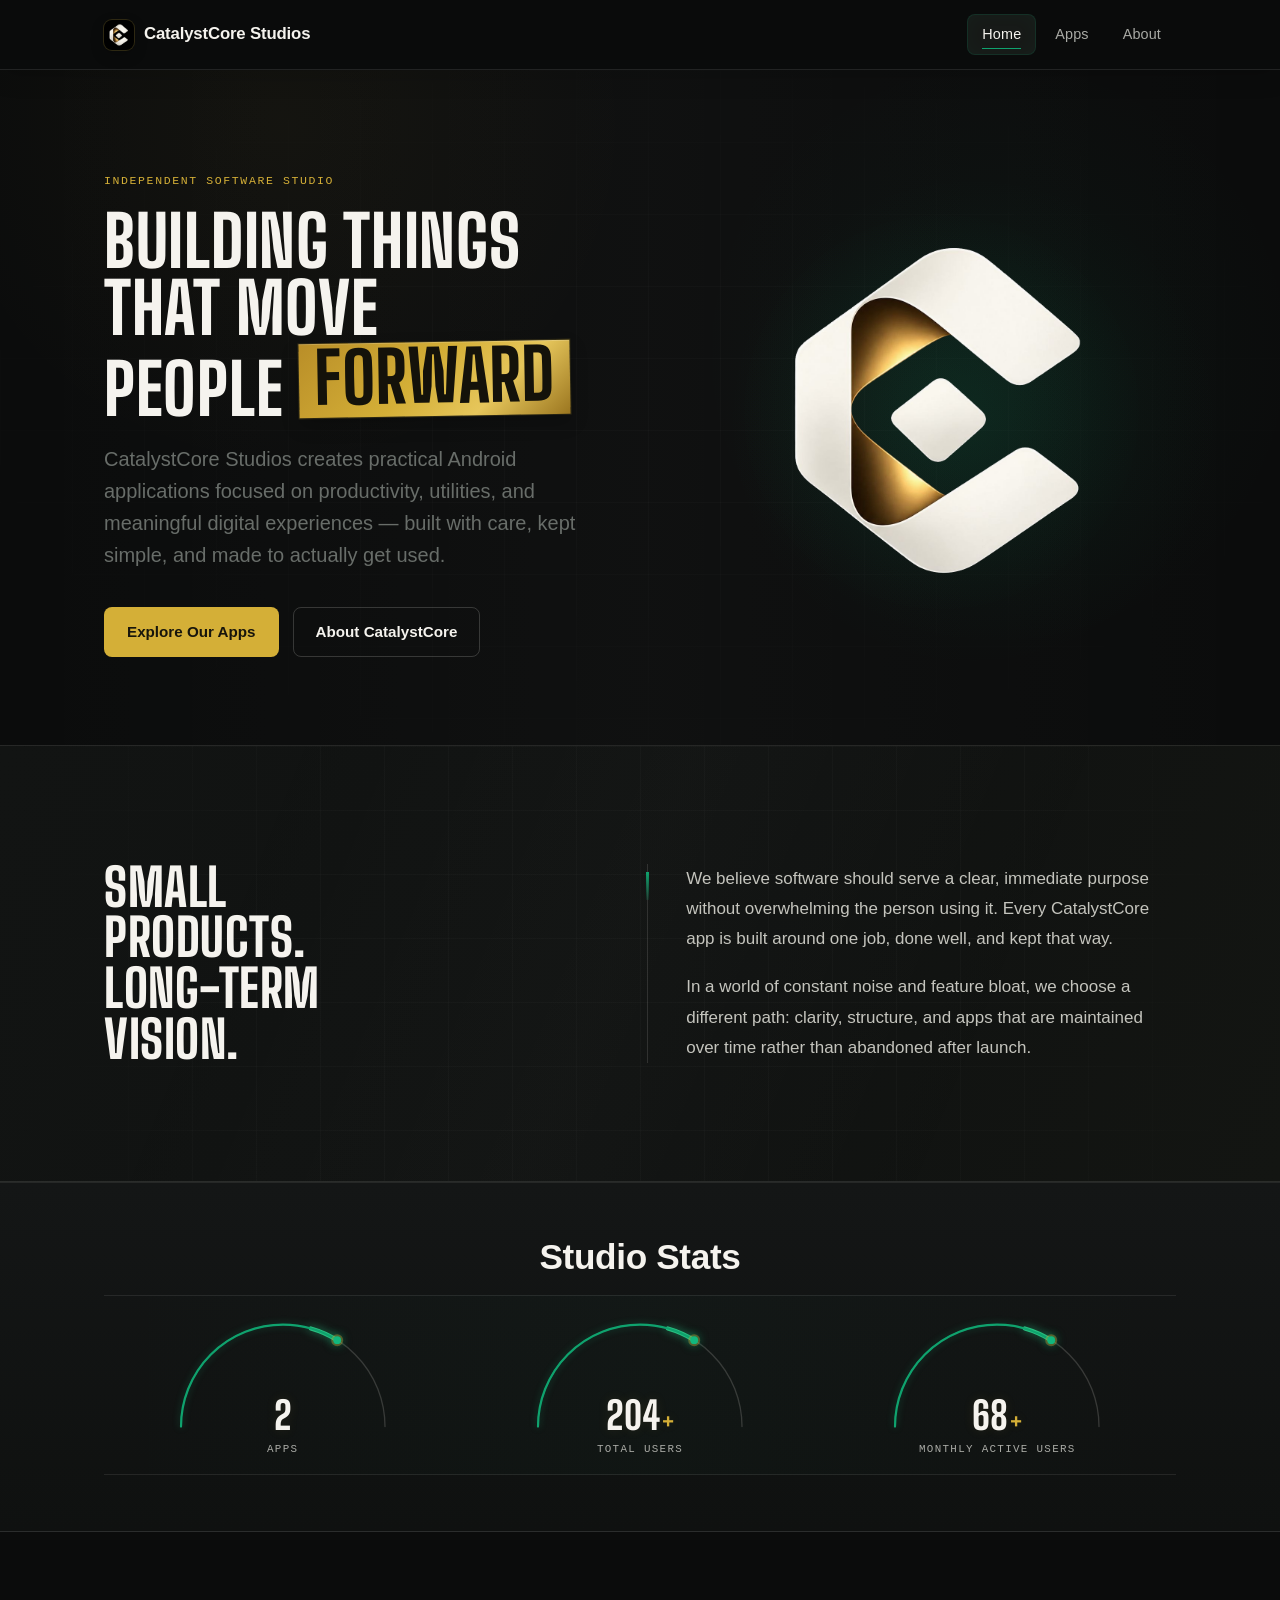
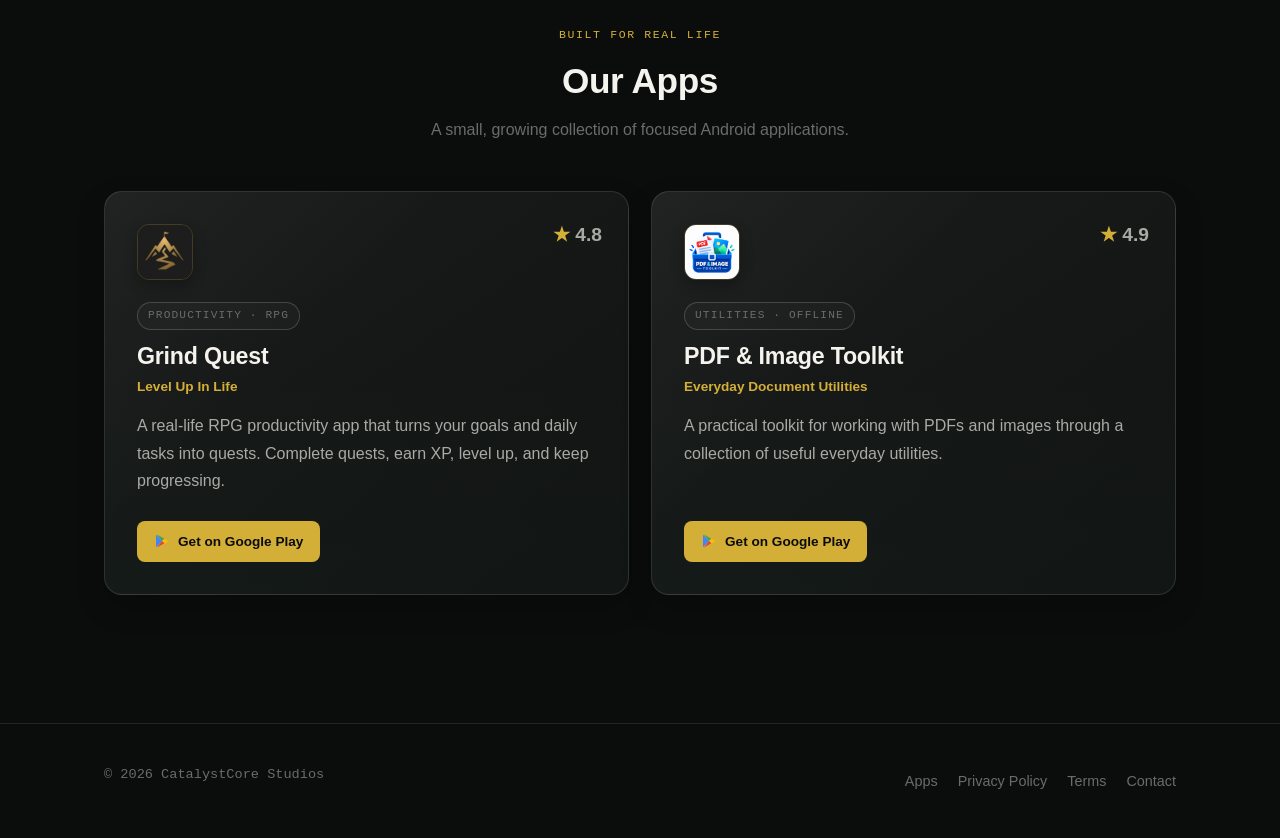
<file: index.html>
<!DOCTYPE html>
<html lang="en">
<head>
  <meta charset="UTF-8" />
  <meta name="viewport" content="width=device-width, initial-scale=1.0" />
  <title>CatalystCore Studios | Practical Android Apps</title>
  <meta name="description" content="CatalystCore Studios builds practical Android applications focused on productivity, utilities, and meaningful digital experiences." />

  <!-- Open Graph -->
  <meta property="og:title" content="CatalystCore Studios" />
  <meta property="og:description" content="Building useful apps for everyday life." />
  <meta property="og:type" content="website" />
  <!-- TODO: Update with final production domain -->
  <meta property="og:url" content="https://example.github.io/catalystcore-studios/" />
  <meta property="og:image" content="/assets/hero-logo.png" />
  <!-- TODO: Add assets/images/og-cover.png (1200x630 recommended) -->

  <!-- TODO: Update canonical URL once the site has a final domain -->
  <link rel="canonical" href="https://example.github.io/catalystcore-studios/" />

  <link rel="icon" type="image/png" href="/assets/hero-logo.png" />
  
  <link rel="stylesheet" href="/css/style.css" />
</head>
<body>
  <a class="skip-link" href="#main">Skip to content</a>

  <header class="navbar">
    <div class="container navbar__inner">
      <a class="brand" href="/">
        <span class="brand__mark" aria-hidden="true">
          <img src="/assets/hero-logo.png" alt="" />
        </span>
        CatalystCore Studios
      </a>
      <button class="nav-toggle" aria-label="Toggle navigation" aria-expanded="false">
        Menu
      </button>
      <nav class="nav-links" aria-label="Primary">
        <a href="/" aria-current="page">Home</a>
        <a href="/apps/">Apps</a>
        <a href="/about.html">About</a>
      </nav>
    </div>
  </header>

  <main id="main">
    <section class="hero">
      <div class="container hero__inner">
        <div class="hero__copy">
          <span class="eyebrow">Independent Software Studio</span>
          <h1 class="display">
            Building things that move people
            <span class="box-accent">forward</span>
          </h1>
          <p class="hero__tagline">
            CatalystCore Studios creates practical Android applications
            focused on productivity, utilities, and meaningful digital
            experiences — built with care, kept simple, and made to
            actually get used.
          </p>
          <div class="hero__cta">
            <a class="btn btn--primary" href="/apps/">Explore Our Apps</a>
            <a class="btn btn--secondary" href="/about.html">About CatalystCore</a>
          </div>
        </div>

        <div class="hero__visual" aria-hidden="true">
          <img class="hero__logo" src="/assets/hero-logo.png" alt="" />
        </div>
      </div>
    </section>

    <section class="section section--band">
      <div class="container statement">
        <p class="statement__lead display">
          Small products.<br />
          <span class="box-accent box-accent--rust">Long-term vision.</span>
        </p>
        <div class="statement__body">
          <p>
            We believe software should serve a clear, immediate purpose
            without overwhelming the person using it. Every CatalystCore
            app is built around one job, done well, and kept that way.
          </p>
          <p>
            In a world of constant noise and feature bloat, we choose a
            different path: clarity, structure, and apps that are
            maintained over time rather than abandoned after launch.
          </p>
        </div>
      </div>
    </section>

    <section class="section section--tight section--band studio-stats" aria-labelledby="studio-stats-title">
      <div class="container">
        <div class="section-heading studio-stats__heading">
          <h2 id="studio-stats-title">Studio Stats</h2>
        </div>

        <div class="studio-stats__rail" role="group" aria-label="CatalystCore studio statistics">
          <div class="studio-stat" data-target="3" data-min-digits="2">
            <svg class="studio-stat__gauge" viewBox="0 0 200 112" aria-hidden="true">
              <path class="studio-stat__track" d="M 16 96 A 84 84 0 0 1 184 96" pathLength="100" />
              <path class="studio-stat__trail" d="M 16 96 A 84 84 0 0 1 184 96" pathLength="100" />
              <path class="studio-stat__arc" d="M 16 96 A 84 84 0 0 1 184 96" pathLength="100" />
              <circle class="studio-stat__indicator" cx="16" cy="96" r="3.2" />
            </svg>
            <div class="studio-stat__reading">
              <p class="studio-stat__number"><span class="studio-stat__value">03</span></p>
              <p class="studio-stat__label">Apps</p>
            </div>
          </div>

          <div class="studio-stat" data-target="300">
            <svg class="studio-stat__gauge" viewBox="0 0 200 112" aria-hidden="true">
              <path class="studio-stat__track" d="M 16 96 A 84 84 0 0 1 184 96" pathLength="100" />
              <path class="studio-stat__trail" d="M 16 96 A 84 84 0 0 1 184 96" pathLength="100" />
              <path class="studio-stat__arc" d="M 16 96 A 84 84 0 0 1 184 96" pathLength="100" />
              <circle class="studio-stat__indicator" cx="16" cy="96" r="3.2" />
            </svg>
            <div class="studio-stat__reading">
              <p class="studio-stat__number"><span class="studio-stat__value">300</span><span class="studio-stat__suffix">+</span></p>
              <p class="studio-stat__label">Total Users</p>
            </div>
          </div>

          <div class="studio-stat" data-target="100">
            <svg class="studio-stat__gauge" viewBox="0 0 200 112" aria-hidden="true">
              <path class="studio-stat__track" d="M 16 96 A 84 84 0 0 1 184 96" pathLength="100" />
              <path class="studio-stat__trail" d="M 16 96 A 84 84 0 0 1 184 96" pathLength="100" />
              <path class="studio-stat__arc" d="M 16 96 A 84 84 0 0 1 184 96" pathLength="100" />
              <circle class="studio-stat__indicator" cx="16" cy="96" r="3.2" />
            </svg>
            <div class="studio-stat__reading">
              <p class="studio-stat__number"><span class="studio-stat__value">100</span><span class="studio-stat__suffix">+</span></p>
              <p class="studio-stat__label">Monthly Active Users</p>
            </div>
          </div>
        </div>
      </div>
    </section>

    <section class="section" id="apps">
      <div class="container">
        <div class="section-heading">
          <span class="eyebrow">Built for real life</span>
          <h2>Our Apps</h2>
          <p>A small, growing collection of focused Android applications.</p>
        </div>

        <div class="grid grid--apps">
          <!-- Grind Quest -->
          <article 
            class="card app-card reveal"
            data-link="/apps/grind-quest/"
            tabindex="0"
            role="link"
          >
            <div class="app-card__icon app-card__icon--image" aria-hidden="true">
              <img src="/assets/products-logo/grind-quest-icon.jpeg" alt="" />
            </div>
            <span class="app-card__tag">Productivity · RPG</span>
            <h3>Grind Quest</h3>
            <p class="app-card__tagline">Level Up In Life</p>
            <p class="app-card__rating" aria-label="Rating: 4.8"><span class="app-card__rating-star" aria-hidden="true">★</span> 4.8</p>
            <p>
              A real-life RPG productivity app that turns your goals and
              daily tasks into quests. Complete quests, earn XP, level up,
              and keep progressing.
            </p>
            <div class="app-card__actions">
              <a
                class="btn btn--primary btn--small btn--google-play"
                href="https://play.google.com/store/apps/details?id=com.catalystcore.grindquest"
                target="_blank"
                rel="noopener noreferrer"
              >
                <svg width="16" height="16" viewBox="0 0 24 24" aria-hidden="true" focusable="false">
                  <path fill="#4285F4" d="M3 2.6v18.8L12.4 12 3 2.6Z" />
                  <path fill="#34A853" d="m4 2 11.5 6.8-3.4 3.2L4 2Z" />
                  <path fill="#FBBC04" d="m15.5 8.8 5 2.9c.8.5.8 1.1 0 1.6l-5 2.9-3.9-4 3.9-3.4Z" />
                  <path fill="#EA4335" d="M4 22 15.5 15.2l-3.4-3.2L4 22Z" />
                </svg>
                Get on Google Play
              </a>
            </div>
          </article>

          <!-- PDF & Image Toolkit -->
          <article 
            class="card app-card reveal"
            data-link="/apps/pdf-image-toolkit/"
            tabindex="0"
            role="link"
          
          >
            <div class="app-card__icon app-card__icon--image" aria-hidden="true">
              <img src="/assets/products-logo/pdf-image-toolkit-icon.png" alt="" />
            </div>
            <span class="app-card__tag">Utilities · Offline</span>
            <h3>PDF &amp; Image Toolkit</h3>
            <p class="app-card__tagline">Everyday Document Utilities</p>
            <p class="app-card__rating" aria-label="Rating: 4.9"><span class="app-card__rating-star" aria-hidden="true">★</span> 4.9</p>
            <p>
              A practical toolkit for working with PDFs and images through a
              collection of useful everyday utilities.
            </p>
            <div class="app-card__actions">
              <a
                class="btn btn--primary btn--small btn--google-play"
                href="https://play.google.com/store/apps/details?id=com.catlystcore.pdfandimagetoolkit"
                target="_blank"
                rel="noopener noreferrer"
              >
                <svg width="16" height="16" viewBox="0 0 24 24" aria-hidden="true" focusable="false">
                  <path fill="#4285F4" d="M3 2.6v18.8L12.4 12 3 2.6Z" />
                  <path fill="#34A853" d="m4 2 11.5 6.8-3.4 3.2L4 2Z" />
                  <path fill="#FBBC04" d="m15.5 8.8 5 2.9c.8.5.8 1.1 0 1.6l-5 2.9-3.9-4 3.9-3.4Z" />
                  <path fill="#EA4335" d="M4 22 15.5 15.2l-3.4-3.2L4 22Z" />
                </svg>
                Get on Google Play
              </a>
            </div>
          </article>

          <!-- To add a future app card, copy one of the <article class="app-card"> blocks above -->
        </div>
      </div>
    </section>
  </main>

  <footer class="footer">
    <div class="container footer__inner">
      <p class="footer__copy">© 2026 CatalystCore Studios</p>
      <nav class="footer__links" aria-label="Footer">
        <a href="/apps/">Apps</a>
        <a href="/apps/privacy.html">Privacy Policy</a>
        <a href="/apps/terms.html">Terms</a>
        <a href="/about.html#contact">Contact</a>
      </nav>
    </div>
  </footer>

  <script src="/js/main.js"></script>
</body>
</html>
</file>
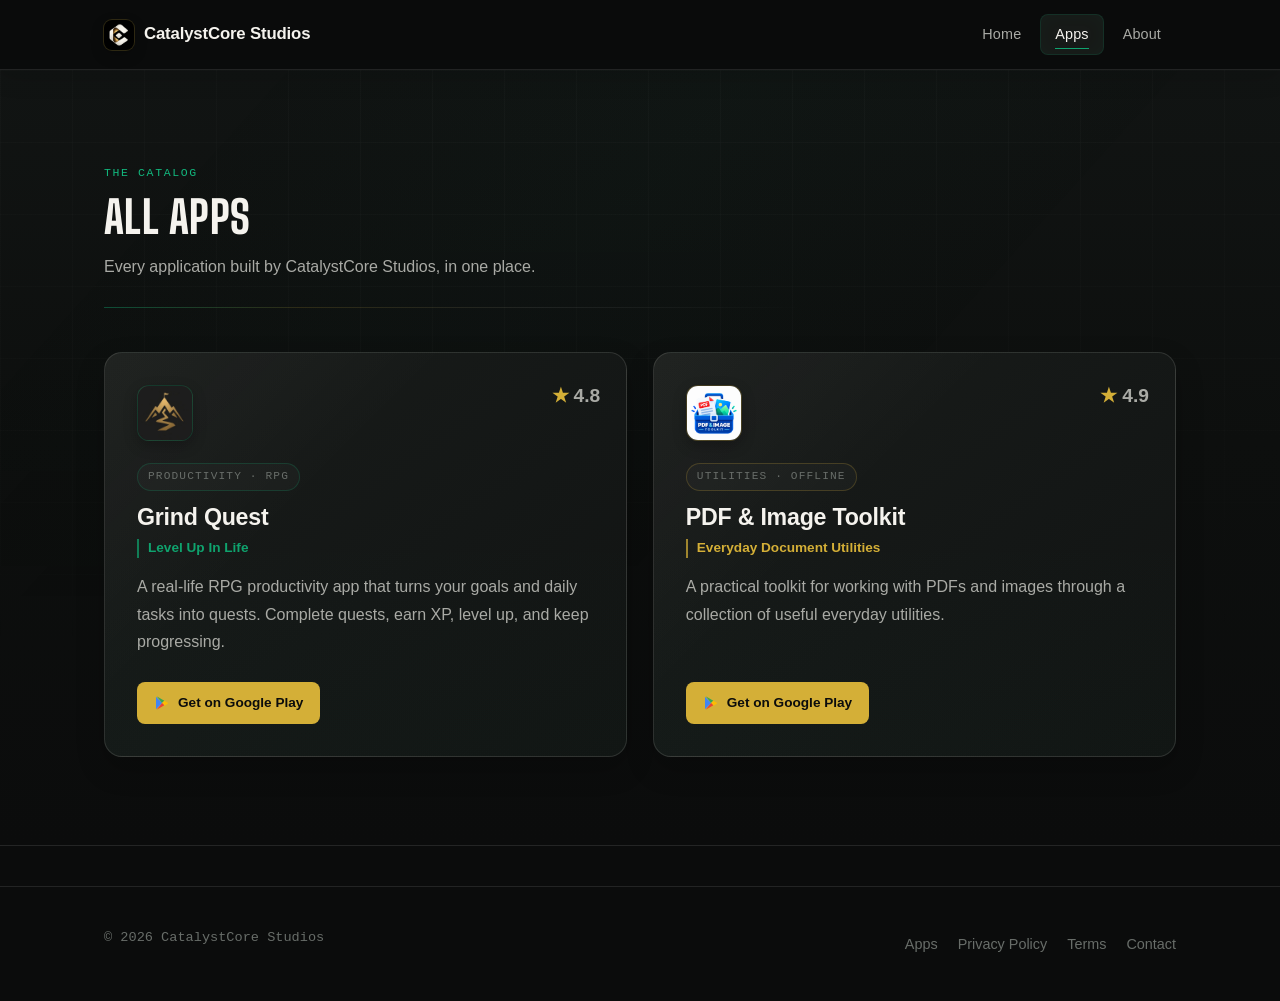
<file: apps/index.html>
<!DOCTYPE html>
<html lang="en">
<head>
  <meta charset="UTF-8" />
  <meta name="viewport" content="width=device-width, initial-scale=1.0" />
  <title>Apps | CatalystCore Studios</title>
  <meta name="description" content="Browse all Android apps built by CatalystCore Studios, including About, Privacy Policy, and Terms of Use pages for each." />

  <meta property="og:title" content="Apps | CatalystCore Studios" />
  <meta property="og:description" content="Browse all Android apps built by CatalystCore Studios." />
  <meta property="og:type" content="website" />
  <!-- TODO: Update with final production domain -->
  <meta property="og:url" content="https://example.github.io/catalystcore-studios/apps/" />

  <!-- TODO: Update canonical URL once the site has a final domain -->
  <link rel="canonical" href="https://example.github.io/catalystcore-studios/apps/" />

  <link rel="icon" type="image/png" href="/assets/hero-logo.png" />
  <link rel="stylesheet" href="/css/style.css" />
</head>
<body>
  <a class="skip-link" href="#main">Skip to content</a>

  <header class="navbar">
    <div class="container navbar__inner">
      <a class="brand" href="/">
        <span class="brand__mark" aria-hidden="true">
          <img src="/assets/hero-logo.png" alt="" />
        </span>
        CatalystCore Studios
      </a>
      <button class="nav-toggle" aria-label="Toggle navigation" aria-expanded="false">
        Menu
      </button>
      <nav class="nav-links" aria-label="Primary">
        <a href="/">Home</a>
        <a href="/apps/" aria-current="page">Apps</a>
        <a href="/about.html">About</a>
      </nav>
    </div>
  </header>

  <main id="main">
    <section class="section--tight section catalog-page">
      <div class="container">
        <div class="section-heading catalog-page__header">
          <span class="eyebrow">The Catalog</span>
          <h1 class="display mt-0" style="font-size:clamp(2rem,5vw,2.8rem);">All Apps</h1>
          <p>Every application built by CatalystCore Studios, in one place.</p>
        </div>

        <div class="grid grid--apps">
          <!-- Grind Quest -->
          <article
            class="card app-card reveal"
            data-link="/apps/grind-quest/"
            tabindex="0"
            role="link"
          >
            <div class="app-card__icon app-card__icon--image" aria-hidden="true">
              <img src="/assets/products-logo/grind-quest-icon.jpeg" alt="" />
            </div>
            <span class="app-card__tag">Productivity · RPG</span>
            <h3>Grind Quest</h3>
            <p class="app-card__tagline">Level Up In Life</p>
            <p class="app-card__rating" aria-label="Rating: 4.8"><span class="app-card__rating-star" aria-hidden="true">★</span> 4.8</p>
            <p>
              A real-life RPG productivity app that turns your goals and
              daily tasks into quests. Complete quests, earn XP, level up,
              and keep progressing.
            </p>
            <div class="app-card__actions">
              <a
                class="btn btn--primary btn--small btn--google-play"
                href="https://play.google.com/store/apps/details?id=com.catalystcore.grindquest"
                target="_blank"
                rel="noopener noreferrer"
              >
                <svg width="16" height="16" viewBox="0 0 24 24" aria-hidden="true" focusable="false">
                  <path fill="#4285F4" d="M3 2.6v18.8L12.4 12 3 2.6Z" />
                  <path fill="#34A853" d="m4 2 11.5 6.8-3.4 3.2L4 2Z" />
                  <path fill="#FBBC04" d="m15.5 8.8 5 2.9c.8.5.8 1.1 0 1.6l-5 2.9-3.9-4 3.9-3.4Z" />
                  <path fill="#EA4335" d="M4 22 15.5 15.2l-3.4-3.2L4 22Z" />
                </svg>
                Get on Google Play
              </a>
            </div>
          </article>

          <!-- PDF & Image Toolkit -->
          <article
            class="card app-card reveal"
            data-link="/apps/pdf-image-toolkit/"
            tabindex="0"
            role="link"
          >
            <div class="app-card__icon app-card__icon--image" aria-hidden="true">
              <img src="/assets/products-logo/pdf-image-toolkit-icon.png" alt="" />
            </div>
            <span class="app-card__tag">Utilities · Offline</span>
            <h3>PDF &amp; Image Toolkit</h3>
            <p class="app-card__tagline">Everyday Document Utilities</p>
            <p class="app-card__rating" aria-label="Rating: 4.9"><span class="app-card__rating-star" aria-hidden="true">★</span> 4.9</p>
            <p>
              A practical toolkit for working with PDFs and images through a
              collection of useful everyday utilities.
            </p>
            <div class="app-card__actions">
              <a
                class="btn btn--primary btn--small btn--google-play"
                href="https://play.google.com/store/apps/details?id=com.catlystcore.pdfandimagetoolkit"
                target="_blank"
                rel="noopener noreferrer"
              >
                <svg width="16" height="16" viewBox="0 0 24 24" aria-hidden="true" focusable="false">
                  <path fill="#4285F4" d="M3 2.6v18.8L12.4 12 3 2.6Z" />
                  <path fill="#34A853" d="m4 2 11.5 6.8-3.4 3.2L4 2Z" />
                  <path fill="#FBBC04" d="m15.5 8.8 5 2.9c.8.5.8 1.1 0 1.6l-5 2.9-3.9-4 3.9-3.4Z" />
                  <path fill="#EA4335" d="M4 22 15.5 15.2l-3.4-3.2L4 22Z" />
                </svg>
                Get on Google Play
              </a>
            </div>
          </article>

          <!--
            To add a future app:
            1. Duplicate one of the <article class="card app-card"> blocks above.
            2. Update the icon initials, name, tagline, description, and links.
            3. Point app privacy links at /apps/<new-app>/privacy.html and preserve that URL as a redirect to /apps/privacy.html.
            See README.md → "How to Add a New App" for the full checklist.
          -->
        </div>
      </div>
    </section>
  </main>

  <footer class="footer">
    <div class="container footer__inner">
      <p class="footer__copy">© 2026 CatalystCore Studios</p>
      <nav class="footer__links" aria-label="Footer">
        <a href="/apps/">Apps</a>
        <a href="/apps/privacy.html">Privacy Policy</a>
        <a href="/apps/terms.html">Terms</a>
        <a href="/about.html#contact">Contact</a>
      </nav>
    </div>
  </footer>

  <script src="/js/main.js"></script>
</body>
</html>
</file>
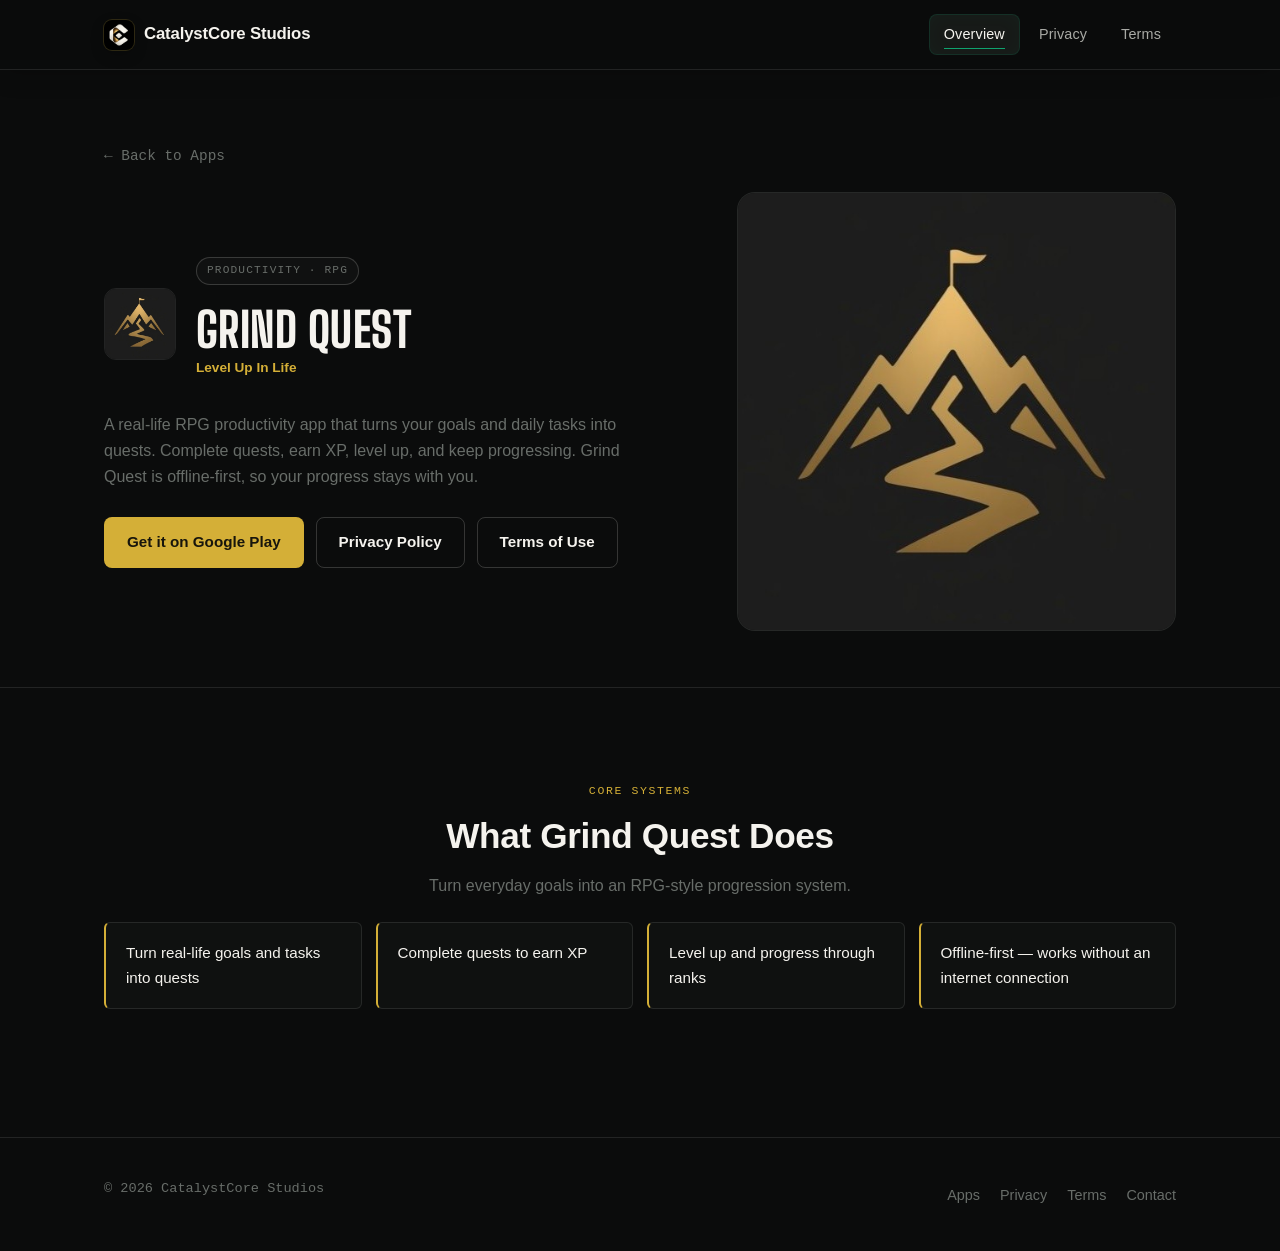
<file: apps/grind-quest/index.html>
<!DOCTYPE html>
<html lang="en">
<head>
  <meta charset="UTF-8" />
  <meta name="viewport" content="width=device-width, initial-scale=1.0" />
  <title>Grind Quest | CatalystCore Studios</title>
  <meta name="description" content="Grind Quest is a real-life RPG productivity app that turns your goals and daily tasks into quests. Complete quests, earn XP, level up, and keep progressing." />

  <meta property="og:title" content="Grind Quest | CatalystCore Studios" />
  <meta property="og:description" content="Level Up In Life — turn your real-life goals and tasks into quests." />
  <meta property="og:type" content="website" />
  <!-- TODO: Update with final production domain -->
  <meta property="og:url" content="https://example.github.io/catalystcore-studios/apps/grind-quest/" />
  <meta property="og:image" content="/assets/hero-logo.png" />
  <!-- TODO: Add assets/images/grind-quest-cover.png -->

  <!-- TODO: Update canonical URL once the site has a final domain -->
  <link rel="canonical" href="https://example.github.io/catalystcore-studios/apps/grind-quest/" />

  <link rel="icon" type="image/png" href="/assets/hero-logo.png" />
  <link rel="stylesheet" href="/css/style.css" />
</head>
<body>
  <a class="skip-link" href="#main">Skip to content</a>

  <header class="navbar">
    <div class="container navbar__inner">
      <a class="brand" href="/">
        <span class="brand__mark" aria-hidden="true">
          <img src="/assets/hero-logo.png" alt="" />
        </span>
        CatalystCore Studios
      </a>
      <button class="nav-toggle" aria-label="Toggle navigation" aria-expanded="false">
        Menu
      </button>
      <nav class="nav-links" aria-label="Primary">
        <a href="/apps/grind-quest/" aria-current="page">Overview</a>
        <a href="/apps/grind-quest/privacy.html">Privacy</a>
        <a href="/apps/terms.html">Terms</a>
      </nav>
    </div>
  </header>

  <main id="main">
    <section class="app-hero">
      <div class="container">
        <a class="back-link" href="/apps/">&larr; Back to Apps</a>

        <div class="app-hero__grid">
          <div>
            <div class="app-hero__top">
              <div class="app-hero__icon app-hero__icon--image" aria-hidden="true">
                <img src="/assets/products-logo/grind-quest-icon.jpeg" alt="" />
              </div>
              <div>
                <span class="app-card__tag">Productivity · RPG</span>
                <h1 class="display" style="margin-top:8px;">Grind Quest</h1>
                <p class="app-card__tagline mt-0">Level Up In Life</p>
              </div>
            </div>

            <p style="max-width:520px;">
              A real-life RPG productivity app that turns your goals and daily
              tasks into quests. Complete quests, earn XP, level up, and keep
              progressing. Grind Quest is offline-first, so your progress stays
              with you.
            </p>

            <div class="app-hero__actions">
              <!-- TODO: Add actual Play Store URL -->
              <a
                class="btn btn--primary"
                href="https://play.google.com/store/apps/details?id=com.catalystcore.grindquest"
                target="_blank"
                rel="noopener noreferrer"
              >
                Get it on Google Play
              </a>
              <a class="btn btn--secondary" href="/apps/grind-quest/privacy.html">Privacy Policy</a>
              <a class="btn btn--secondary" href="/apps/terms.html">Terms of Use</a>
            </div>
          </div>

          <div class="app-hero__visual" aria-hidden="true">
              <img
                src="/assets/products-logo/grind-quest-icon.jpeg"
                alt=""
              />

          </div>
        </div>
      </div>
    </section>

    <section class="section">
      <div class="container">
        <div class="section-heading" style="margin-bottom:24px;">
          <span class="eyebrow">Core Systems</span>
          <h2>What Grind Quest Does</h2>
          <p>Turn everyday goals into an RPG-style progression system.</p>
        </div>

        <ul class="feature-list feature-list--icons">
          <li>Turn real-life goals and tasks into quests</li>
          <li>Complete quests to earn XP</li>
          <li>Level up and progress through ranks</li>
          <li>Offline-first — works without an internet connection</li>
        </ul>
      </div>
    </section>
  </main>

  <footer class="footer">
    <div class="container footer__inner">
      <p class="footer__copy">© 2026 CatalystCore Studios</p>
      <nav class="footer__links" aria-label="Footer">
        <a href="/apps/">Apps</a>
        <a href="/apps/grind-quest/privacy.html">Privacy</a>
        <a href="/apps/terms.html">Terms</a>
        <a href="/about.html#contact">Contact</a>
      </nav>
    </div>
  </footer>

  <script src="/js/main.js"></script>
</body>
</html>
</file>
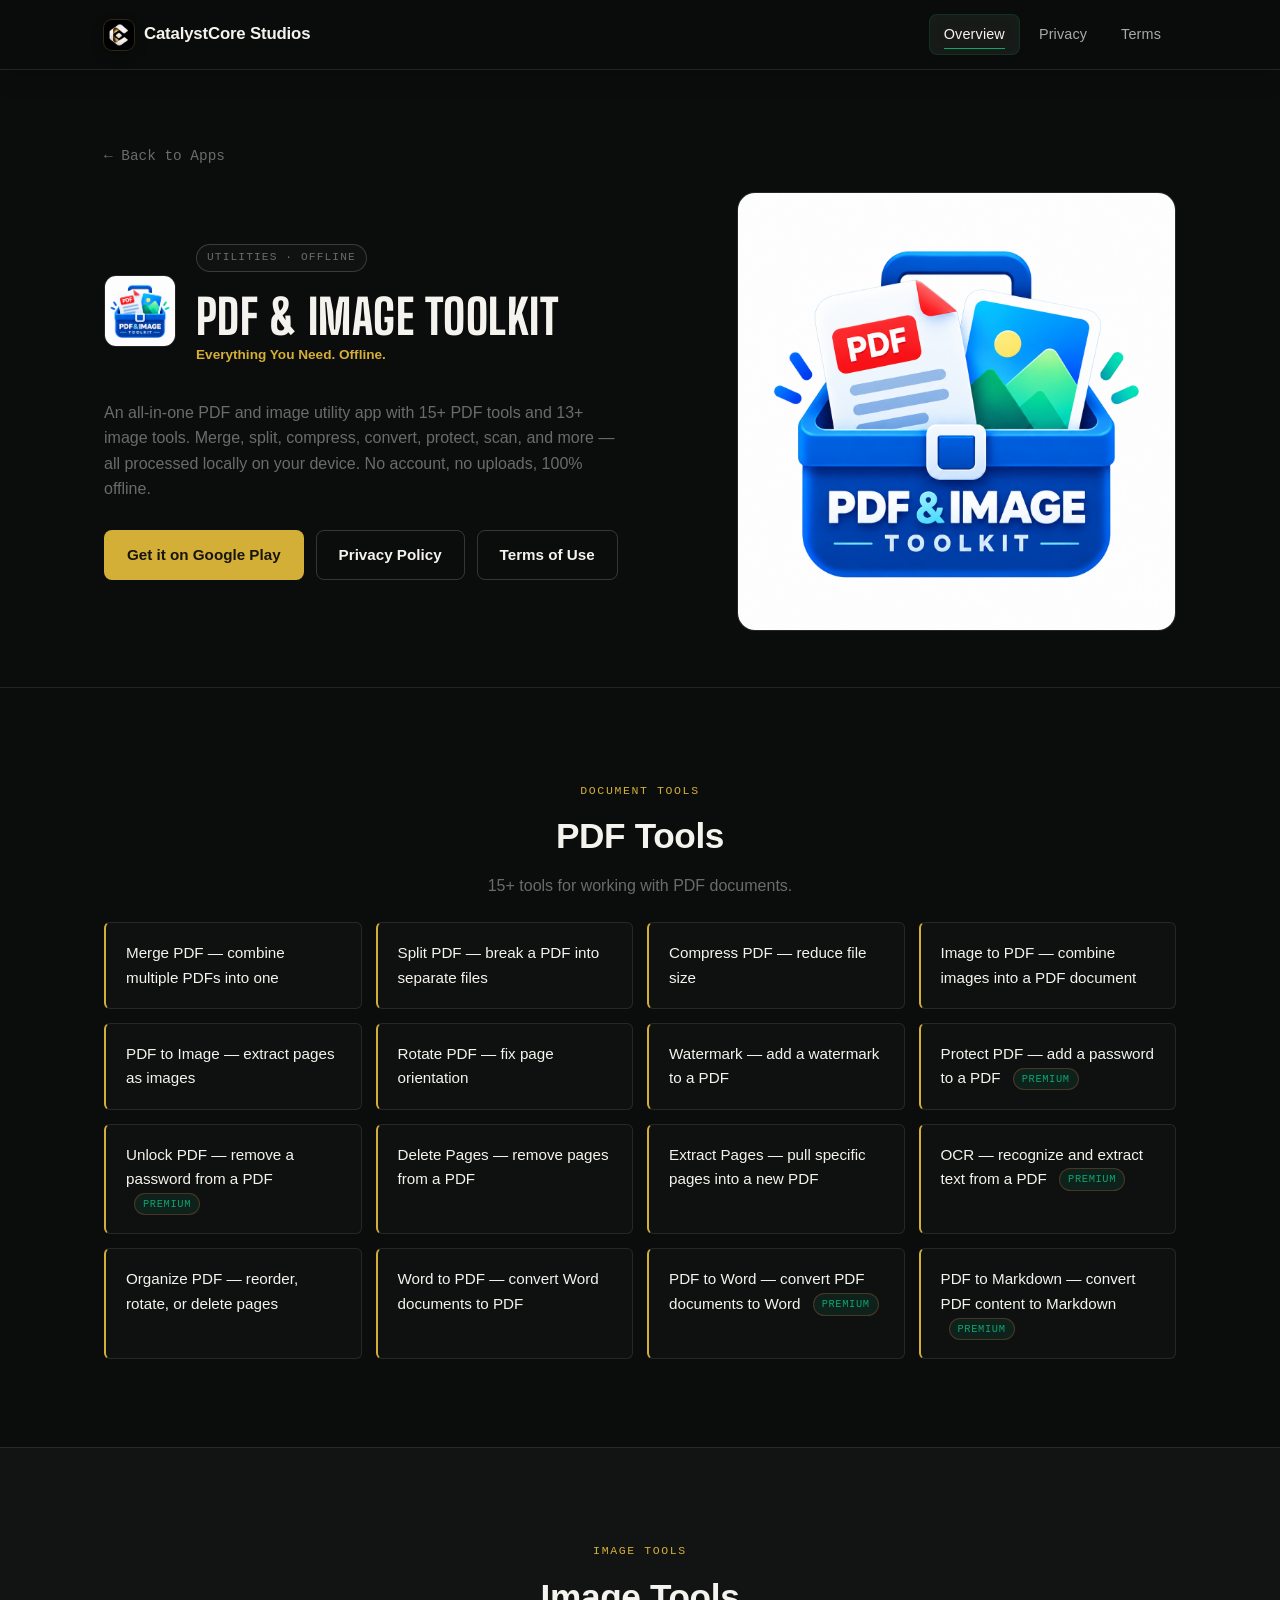
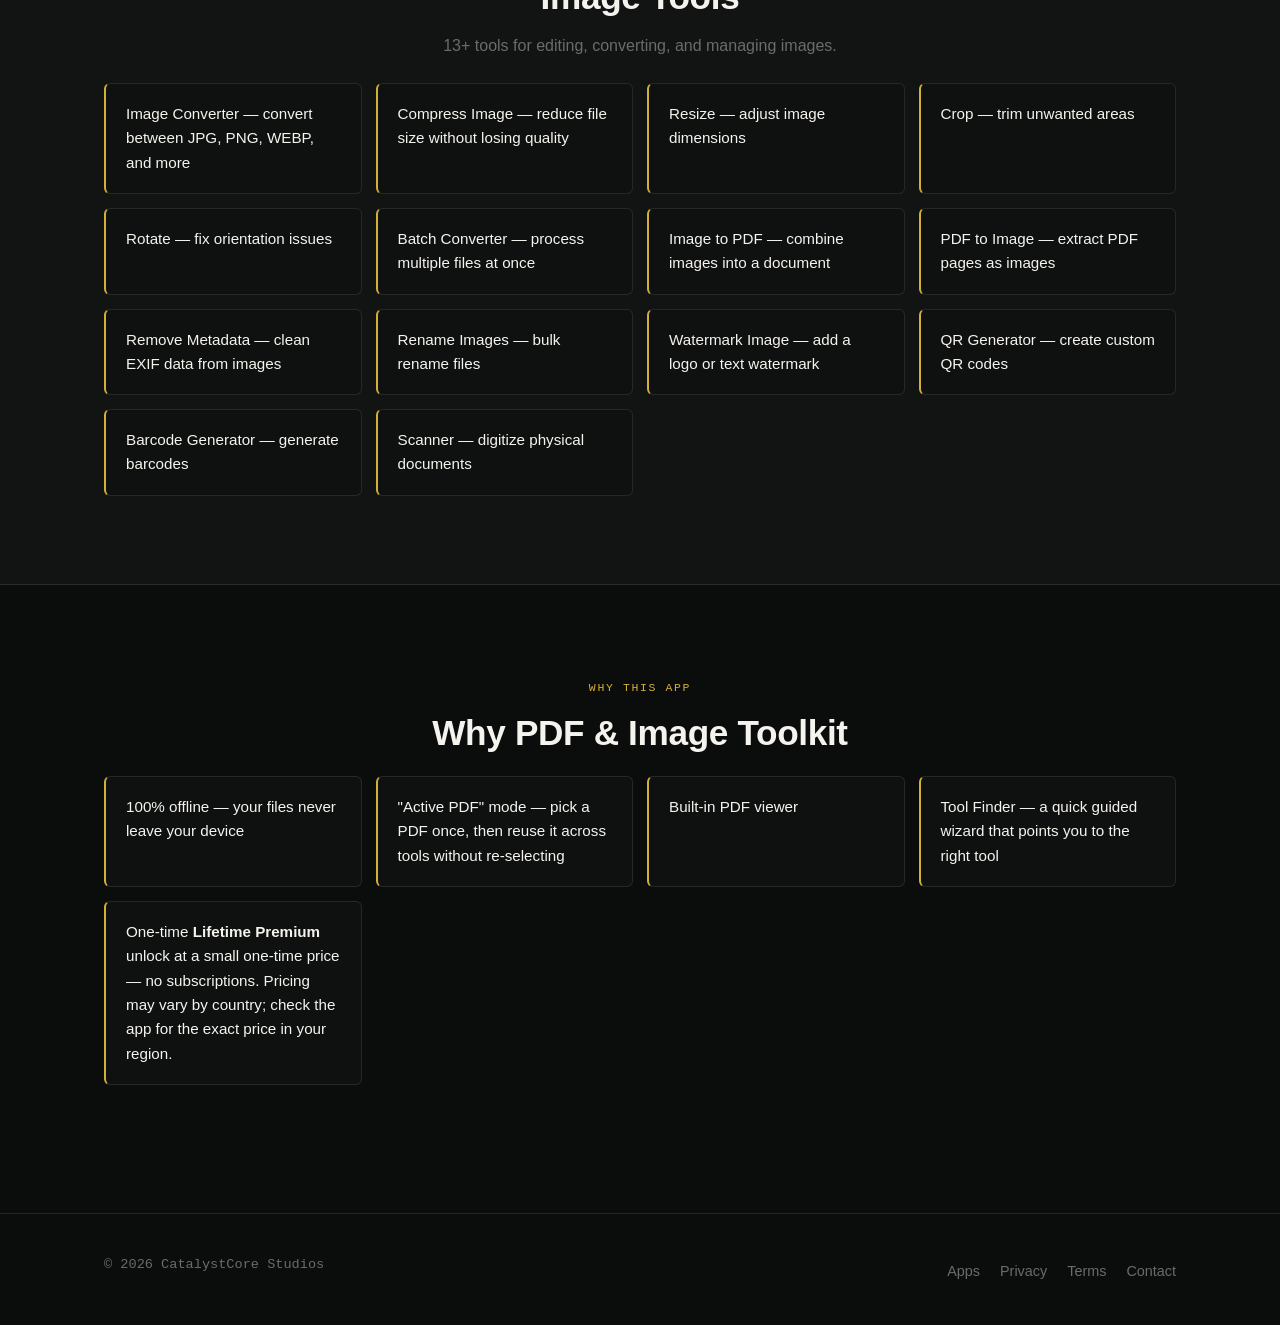
<file: apps/pdf-image-toolkit/index.html>
<!DOCTYPE html>
<html lang="en">
<head>
  <meta charset="UTF-8" />
  <meta name="viewport" content="width=device-width, initial-scale=1.0" />
  <title>PDF &amp; Image Toolkit | CatalystCore Studios</title>
  <meta name="description" content="PDF & Image Toolkit is an all-in-one, offline PDF and image utility app with 15+ PDF tools and 13+ image tools, all processed locally on your device." />

  <meta property="og:title" content="PDF &amp; Image Toolkit | CatalystCore Studios" />
  <meta property="og:description" content="Everything You Need. Offline. 15+ PDF tools and 13+ image tools, all on-device." />
  <meta property="og:type" content="website" />
  <!-- TODO: Update with final production domain -->
  <meta property="og:url" content="https://example.github.io/catalystcore-studios/apps/pdf-image-toolkit/" />
  <meta property="og:image" content="/assets/hero-logo.png" />
  <!-- TODO: Add assets/images/pdf-image-toolkit-cover.png -->

  <!-- TODO: Update canonical URL once the site has a final domain -->
  <link rel="canonical" href="https://example.github.io/catalystcore-studios/apps/pdf-image-toolkit/" />

  <link rel="icon" type="image/png" href="/assets/hero-logo.png" />
  <link rel="stylesheet" href="/css/style.css" />
</head>
<body>
  <a class="skip-link" href="#main">Skip to content</a>

  <header class="navbar">
    <div class="container navbar__inner">
      <a class="brand" href="/">
        <span class="brand__mark" aria-hidden="true">
          <img src="/assets/hero-logo.png" alt="" />
        </span>
        CatalystCore Studios
      </a>
      <button class="nav-toggle" aria-label="Toggle navigation" aria-expanded="false">
        Menu
      </button>
      <nav class="nav-links" aria-label="Primary">
        <a href="/apps/pdf-image-toolkit/" aria-current="page">Overview</a>
        <a href="/apps/pdf-image-toolkit/privacy.html">Privacy</a>
        <a href="/apps/terms.html">Terms</a>
      </nav>
    </div>
  </header>

  <main id="main">
    <section class="app-hero">
      <div class="container">
        <a class="back-link" href="/apps/">&larr; Back to Apps</a>

        <div class="app-hero__grid">
          <div>
            <div class="app-hero__top">
              <div class="app-hero__icon app-hero__icon--image" aria-hidden="true">
                <img src="/assets/products-logo/pdf-image-toolkit-icon.png" alt="" />
              </div>
              <div>
                <span class="app-card__tag">Utilities · Offline</span>
                <h1 class="display" style="margin-top:8px;">PDF &amp; Image Toolkit</h1>
                <p class="app-card__tagline mt-0">Everything You Need. Offline.</p>
              </div>
            </div>

            <p style="max-width:520px;">
              An all-in-one PDF and image utility app with 15+ PDF tools and
              13+ image tools. Merge, split, compress, convert, protect, scan,
              and more &mdash; all processed locally on your device. No account,
              no uploads, 100% offline.
            </p>

            <div class="app-hero__actions">
              <!-- TODO: Add actual Play Store URL -->
              <a
                class="btn btn--primary"
                href="https://play.google.com/store/apps/details?id=com.catlystcore.pdfandimagetoolkit"
                target="_blank"
                rel="noopener noreferrer"
              >
                Get it on Google Play
              </a>
              <a class="btn btn--secondary" href="/apps/pdf-image-toolkit/privacy.html">Privacy Policy</a>
              <a class="btn btn--secondary" href="/apps/terms.html">Terms of Use</a>
            </div>
          </div>

          <div class="app-hero__visual" aria-hidden="true">
            <img src="/assets/products-logo/pdf-image-toolkit-icon.png" alt="">
          </div>
        </div>
      </div>
    </section>

    <section class="section">
      <div class="container">
        <div class="section-heading" style="margin-bottom:24px;">
          <span class="eyebrow">Document Tools</span>
          <h2>PDF Tools</h2>
          <p>15+ tools for working with PDF documents.</p>
        </div>

        <ul class="feature-list feature-list--icons">
          <li>Merge PDF &mdash; combine multiple PDFs into one</li>
          <li>Split PDF &mdash; break a PDF into separate files</li>
          <li>Compress PDF &mdash; reduce file size</li>
          <li>Image to PDF &mdash; combine images into a PDF document</li>
          <li>PDF to Image &mdash; extract pages as images</li>
          <li>Rotate PDF &mdash; fix page orientation</li>
          <li>Watermark &mdash; add a watermark to a PDF</li>
          <li>Protect PDF &mdash; add a password to a PDF <span class="badge">Premium</span></li>
          <li>Unlock PDF &mdash; remove a password from a PDF <span class="badge">Premium</span></li>
          <li>Delete Pages &mdash; remove pages from a PDF</li>
          <li>Extract Pages &mdash; pull specific pages into a new PDF</li>
          <li>OCR &mdash; recognize and extract text from a PDF <span class="badge">Premium</span></li>
          <li>Organize PDF &mdash; reorder, rotate, or delete pages</li>
          <li>Word to PDF &mdash; convert Word documents to PDF</li>
          <li>PDF to Word &mdash; convert PDF documents to Word <span class="badge">Premium</span></li>
          <li>PDF to Markdown &mdash; convert PDF content to Markdown <span class="badge">Premium</span></li>
        </ul>
      </div>
    </section>

    <section class="section section--band">
      <div class="container">
        <div class="section-heading" style="margin-bottom:24px;">
          <span class="eyebrow">Image Tools</span>
          <h2>Image Tools</h2>
          <p>13+ tools for editing, converting, and managing images.</p>
        </div>

        <ul class="feature-list feature-list--icons">
          <li>Image Converter &mdash; convert between JPG, PNG, WEBP, and more</li>
          <li>Compress Image &mdash; reduce file size without losing quality</li>
          <li>Resize &mdash; adjust image dimensions</li>
          <li>Crop &mdash; trim unwanted areas</li>
          <li>Rotate &mdash; fix orientation issues</li>
          <li>Batch Converter &mdash; process multiple files at once</li>
          <li>Image to PDF &mdash; combine images into a document</li>
          <li>PDF to Image &mdash; extract PDF pages as images</li>
          <li>Remove Metadata &mdash; clean EXIF data from images</li>
          <li>Rename Images &mdash; bulk rename files</li>
          <li>Watermark Image &mdash; add a logo or text watermark</li>
          <li>QR Generator &mdash; create custom QR codes</li>
          <li>Barcode Generator &mdash; generate barcodes</li>
          <li>Scanner &mdash; digitize physical documents</li>
        </ul>
      </div>
    </section>

    <section class="section">
      <div class="container">
        <div class="section-heading" style="margin-bottom:24px;">
          <span class="eyebrow">Why This App</span>
          <h2>Why PDF &amp; Image Toolkit</h2>
        </div>

        <ul class="feature-list feature-list--icons">
          <li>100% offline &mdash; your files never leave your device</li>
          <li>"Active PDF" mode &mdash; pick a PDF once, then reuse it across tools without re-selecting</li>
          <li>Built-in PDF viewer</li>
          <li>Tool Finder &mdash; a quick guided wizard that points you to the right tool</li>
          <li>
            One-time <strong>Lifetime Premium</strong> unlock at a small
            one-time price &mdash; no subscriptions. Pricing may vary by
            country; check the app for the exact price in your region.
          </li>
        </ul>
      </div>
    </section>
  </main>

  <footer class="footer">
    <div class="container footer__inner">
      <p class="footer__copy">© 2026 CatalystCore Studios</p>
      <nav class="footer__links" aria-label="Footer">
        <a href="/apps/">Apps</a>
        <a href="/apps/pdf-image-toolkit/privacy.html">Privacy</a>
        <a href="/apps/terms.html">Terms</a>
        <a href="/about.html#contact">Contact</a>
      </nav>
    </div>
  </footer>

  <script src="/js/main.js"></script>
</body>
</html>
</file>
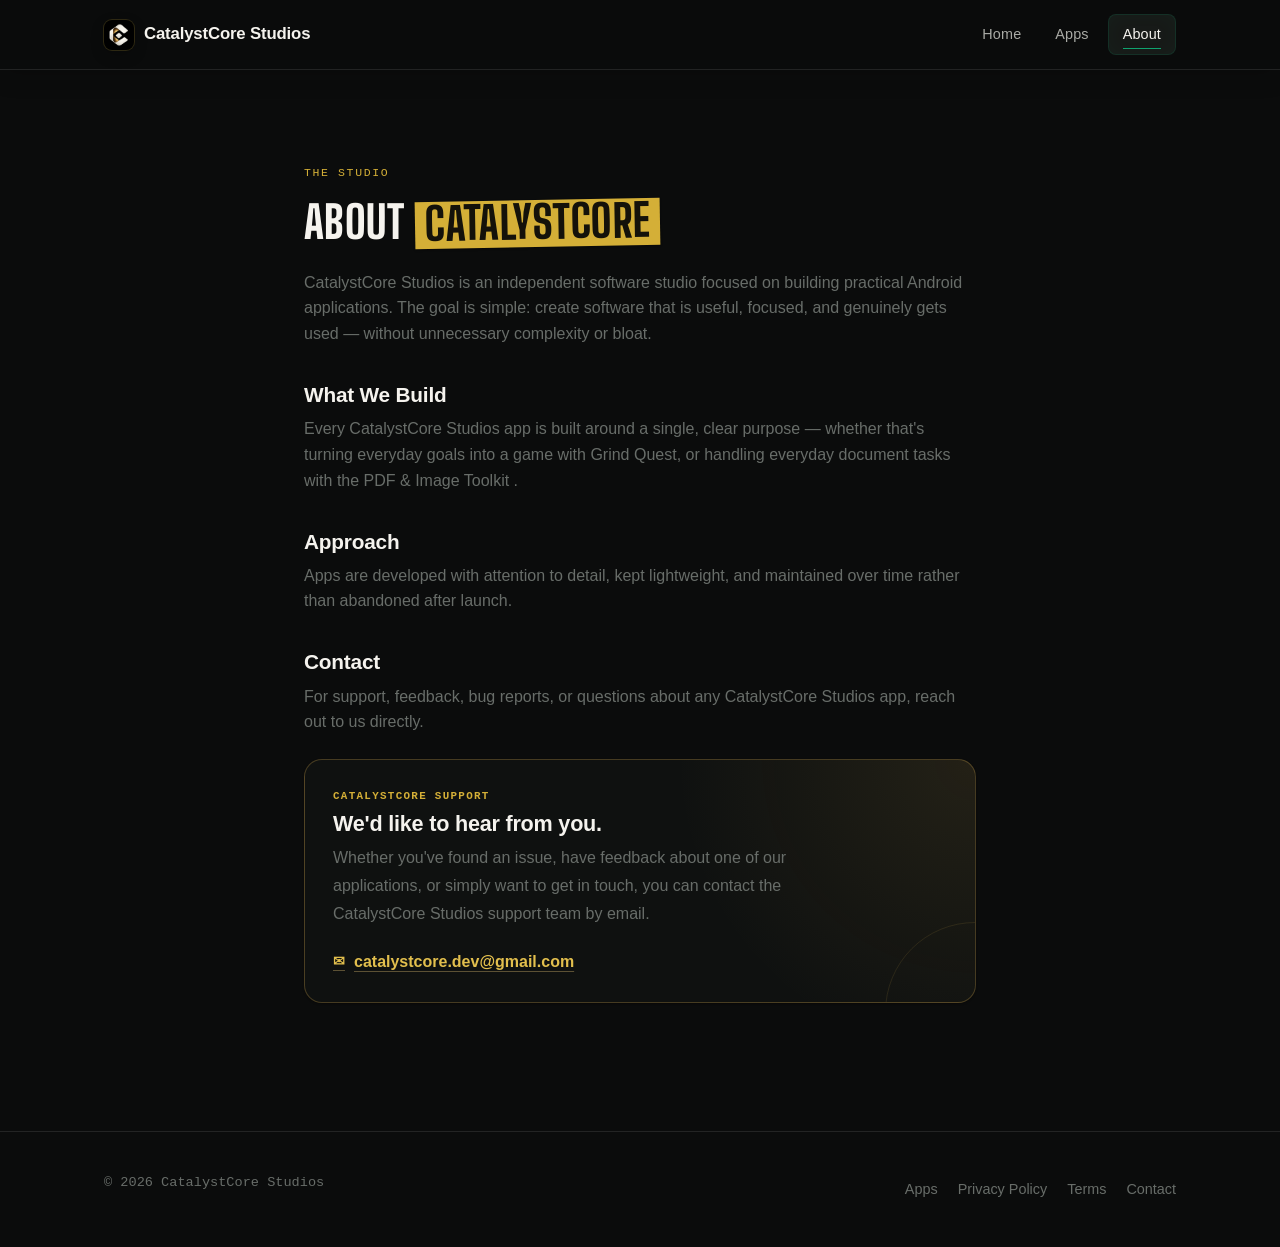
<file: about.html>
<!DOCTYPE html>
<html lang="en">
<head>
  <meta charset="UTF-8" />
  <meta name="viewport" content="width=device-width, initial-scale=1.0" />

  <title>About | CatalystCore Studios</title>
  <meta
    name="description"
    content="CatalystCore Studios is an independent software studio building practical Android applications."
  />

  <meta property="og:title" content="About | CatalystCore Studios" />
  <meta
    property="og:description"
    content="CatalystCore Studios is an independent software studio building practical Android applications."
  />
  <meta property="og:type" content="website" />
  <meta
    property="og:url"
    content="https://example.github.io/catalystcore-studios/about.html"
  />

  <link
    rel="canonical"
    href="https://example.github.io/catalystcore-studios/about.html"
  />

  <link rel="icon" type="image/png" href="/assets/hero-logo.png" />
  <link rel="stylesheet" href="/css/style.css" />

  <style>
    .contact-card {
      position: relative;
      overflow: hidden;
      margin-top: 24px;
      padding: 28px;
      border: 1px solid rgba(212, 169, 77, 0.28);
      border-radius: var(--radius-lg);
      background:
        radial-gradient(
          circle at 100% 0%,
          rgba(212, 169, 77, 0.1),
          transparent 42%
        ),
        var(--surface);
      box-shadow: var(--shadow-sm);
    }

    .contact-card::after {
      content: "";
      position: absolute;
      width: 180px;
      height: 180px;
      right: -90px;
      bottom: -100px;
      border: 1px solid rgba(212, 169, 77, 0.12);
      border-radius: 50%;
      pointer-events: none;
    }

    .contact-card__label {
      display: block;
      margin-bottom: 8px;
      color: var(--accent);
      font-family: var(--font-mono);
      font-size: 0.68rem;
      font-weight: 700;
      letter-spacing: 0.12em;
      text-transform: uppercase;
    }

    .contact-card__title {
      margin-bottom: 8px;
      font-size: 1.35rem;
    }

    .contact-card__text {
      max-width: 55ch;
      margin-bottom: 20px;
      line-height: 1.75;
    }

    .contact-email {
      display: inline-flex;
      align-items: center;
      gap: 9px;
      color: var(--accent-strong);
      font-weight: 650;
      text-decoration: underline;
      text-decoration-color: rgba(236, 201, 120, 0.35);
      text-decoration-thickness: 1px;
      text-underline-offset: 4px;
      transition:
        color 0.15s ease,
        text-decoration-color 0.15s ease,
        transform 0.15s ease;
    }

    .contact-email::before {
      content: "✉";
      font-size: 0.9rem;
      text-decoration: none;
    }

    .contact-email:hover {
      color: #f5d991;
      text-decoration-color: var(--accent-strong);
      transform: translateX(2px);
    }

    @media (max-width: 560px) {
      .contact-card {
        padding: 20px;
      }
    }
  </style>
</head>

<body>
  <a class="skip-link" href="#main">Skip to content</a>

  <header class="navbar">
    <div class="container navbar__inner">
      <a class="brand" href="/">
        <span class="brand__mark" aria-hidden="true">
          <img src="/assets/hero-logo.png" alt="" />
        </span>
        CatalystCore Studios
      </a>

      <button
        class="nav-toggle"
        aria-label="Toggle navigation"
        aria-expanded="false"
      >
        Menu
      </button>

      <nav class="nav-links" aria-label="Primary">
        <a href="/">Home</a>
        <a href="/apps/">Apps</a>
        <a href="/about.html" aria-current="page">About</a>
      </nav>
    </div>
  </header>

  <main id="main">
    <section class="section">
      <div class="container prose">
        <span class="eyebrow">The Studio</span>

        <h1 class="display mt-0">
          About <span class="box-accent">CatalystCore</span>
        </h1>

        <p>
          CatalystCore Studios is an independent software studio focused on
          building practical Android applications. The goal is simple:
          create software that is useful, focused, and genuinely gets used —
          without unnecessary complexity or bloat.
        </p>

        <h2>What We Build</h2>

        <p>
          Every CatalystCore Studios app is built around a single, clear
          purpose — whether that's turning everyday goals into a game with
          <a href="/apps/grind-quest/">Grind Quest</a>, or handling
          everyday document tasks with the
          <a href="/apps/pdf-image-toolkit/">
            PDF &amp; Image Toolkit
          </a>.
        </p>

        <h2>Approach</h2>

        <p>
          Apps are developed with attention to detail, kept lightweight, and
          maintained over time rather than abandoned after launch.
        </p>

        <h2 id="contact">Contact</h2>

        <p>
          For support, feedback, bug reports, or questions about any
          CatalystCore Studios app, reach out to us directly.
        </p>

        <div class="contact-card">
          <span class="contact-card__label">CatalystCore Support</span>

          <h3 class="contact-card__title">
            We'd like to hear from you.
          </h3>

          <p class="contact-card__text">
            Whether you've found an issue, have feedback about one of our
            applications, or simply want to get in touch, you can contact the
            CatalystCore Studios support team by email.
          </p>

          <a
            class="contact-email"
            href="mailto:catalystcore.dev@gmail.com"
          >
            catalystcore.dev@gmail.com
          </a>
        </div>
      </div>
    </section>
  </main>

  <footer class="footer">
    <div class="container footer__inner">
      <p class="footer__copy">© 2026 CatalystCore Studios</p>

      <nav class="footer__links" aria-label="Footer">
        <a href="/apps/">Apps</a>
        <a href="/apps/privacy.html">Privacy Policy</a>
        <a href="/apps/">Terms</a>
        <a href="/about.html#contact">Contact</a>
      </nav>
    </div>
  </footer>

  <script src="/js/main.js"></script>
</body>
</html>
</file>
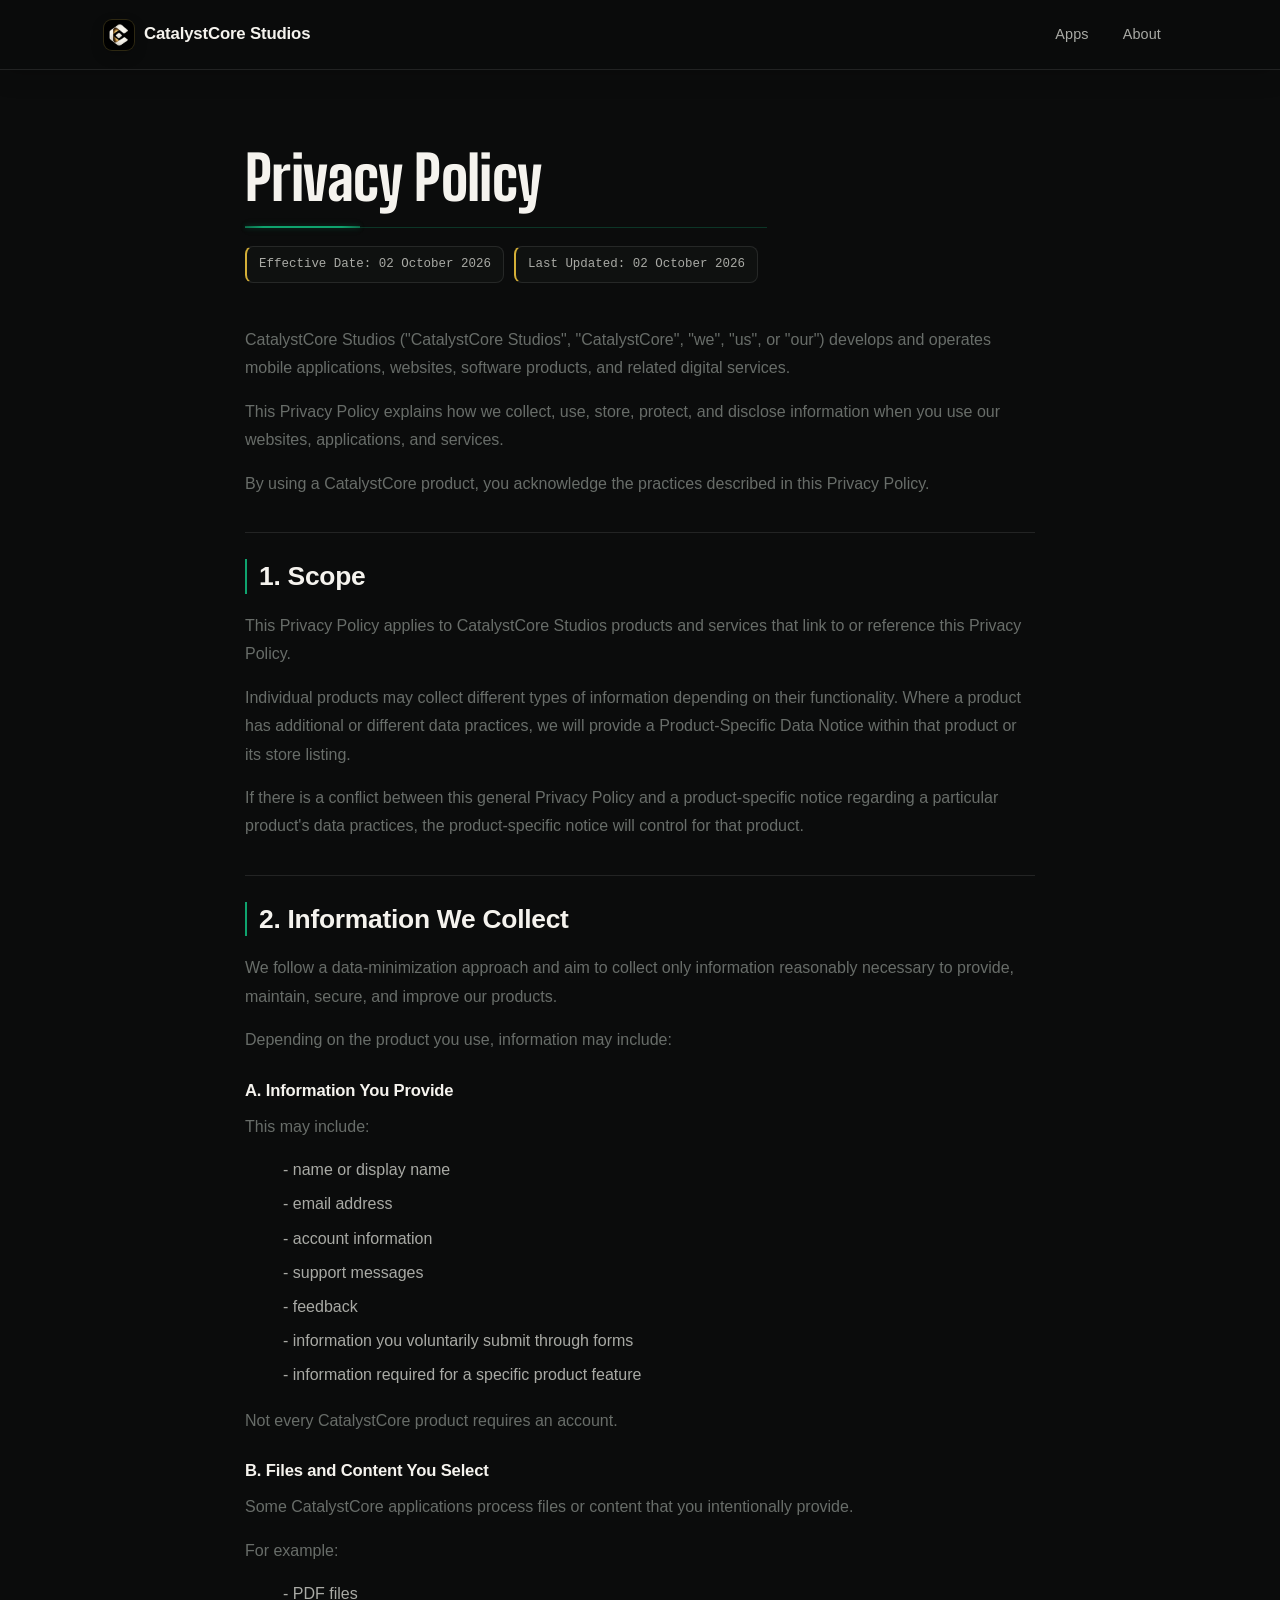
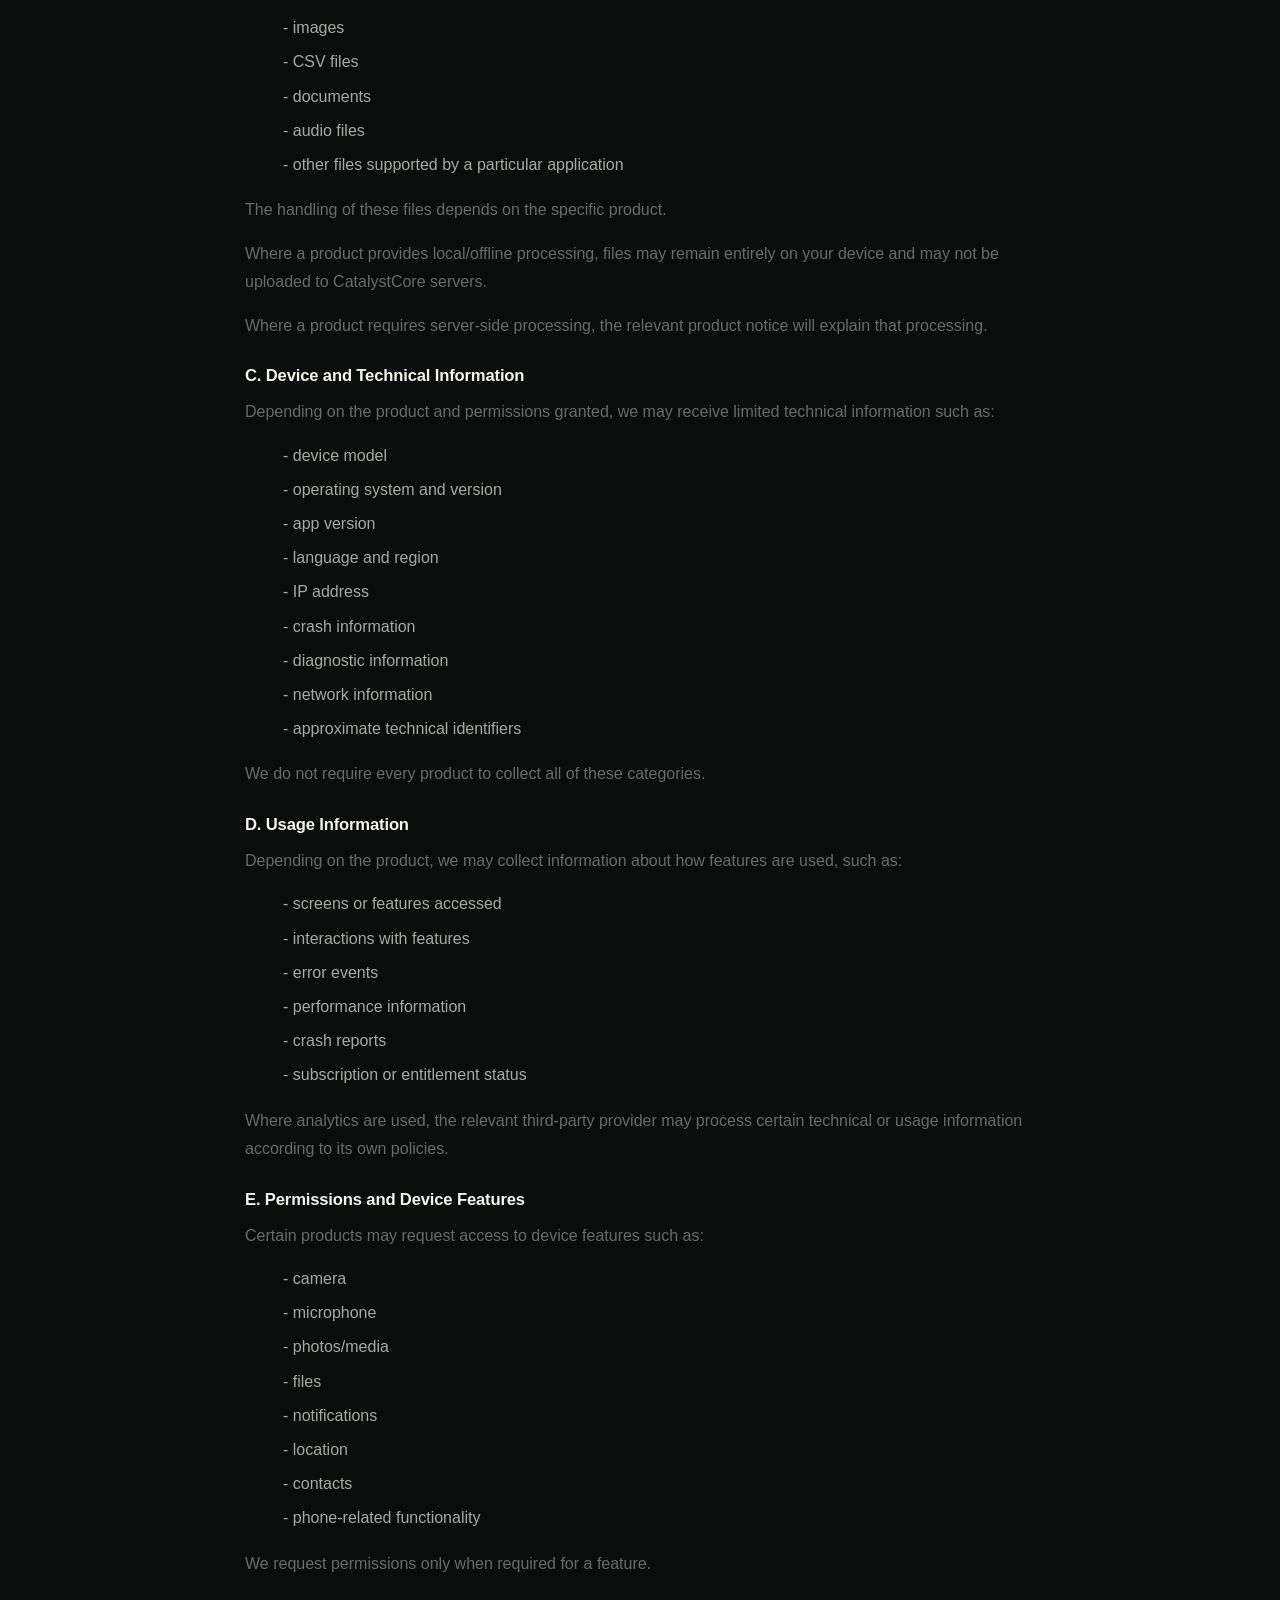
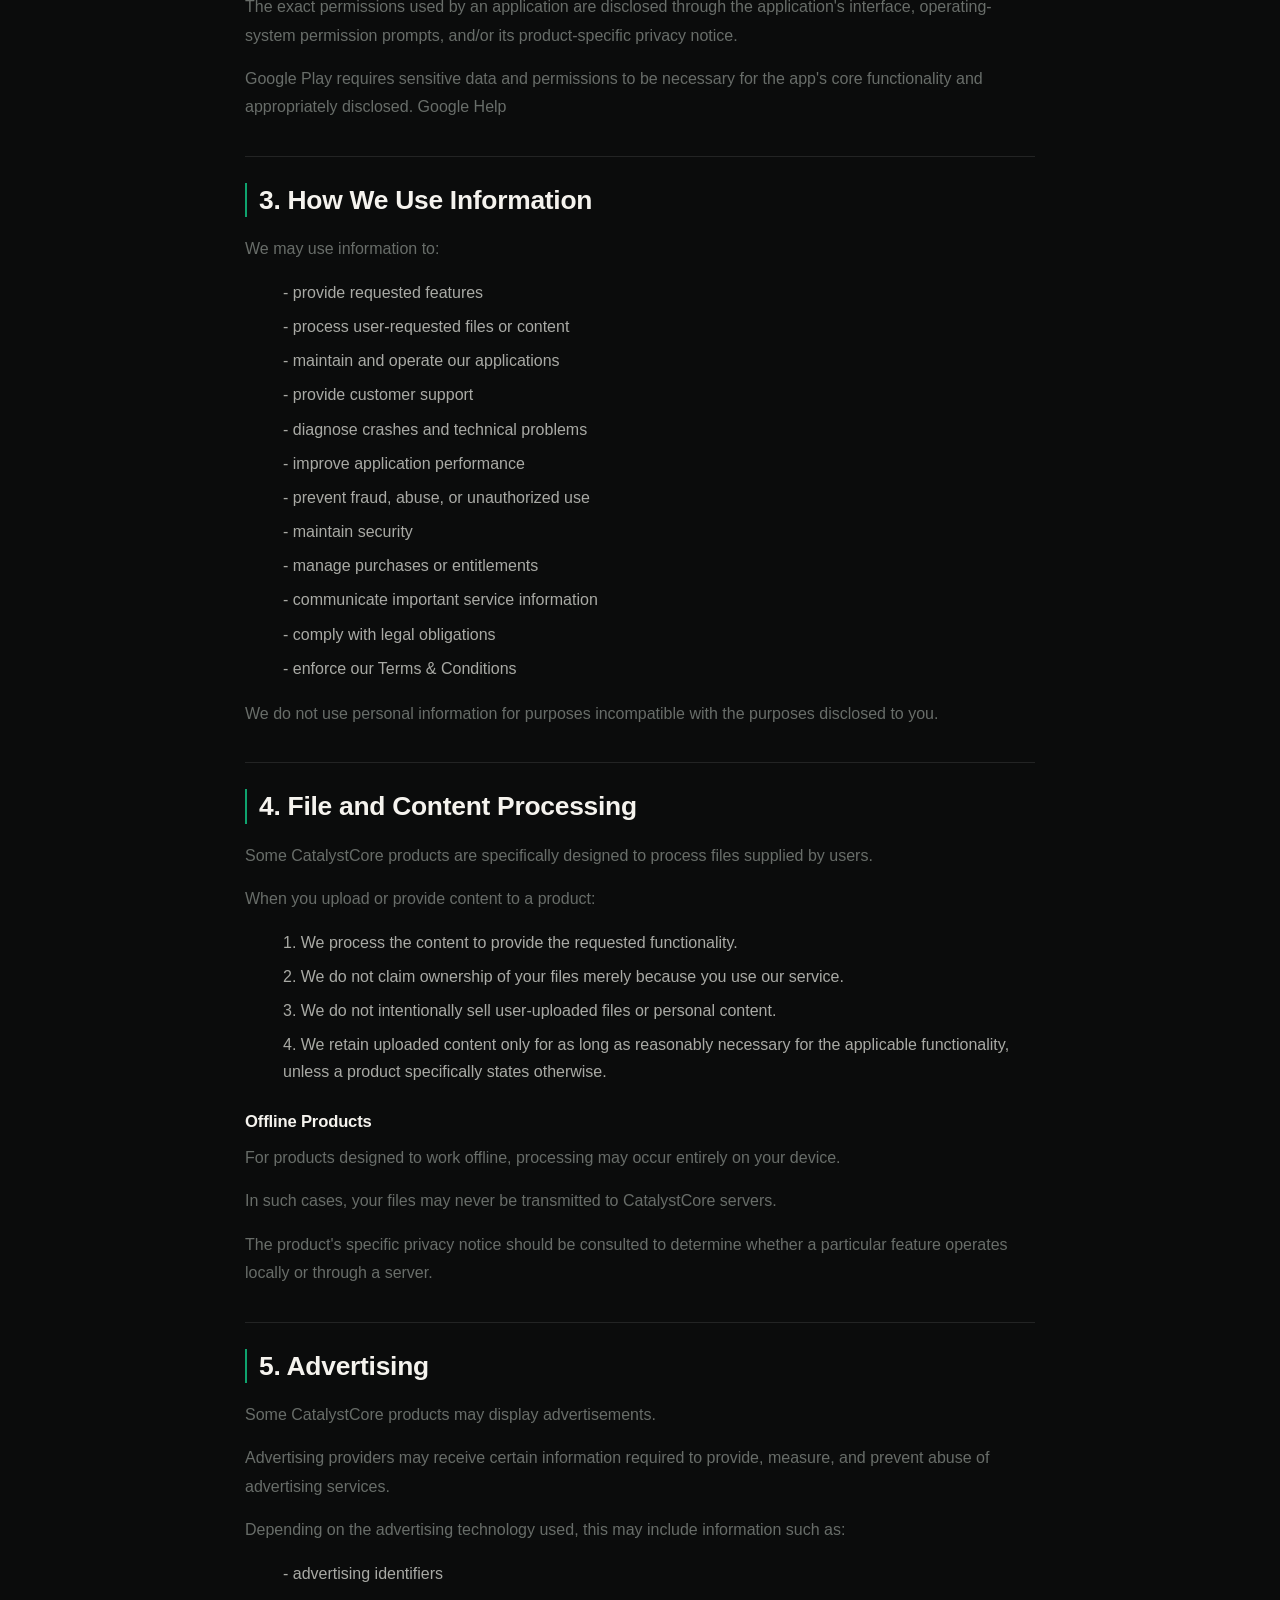
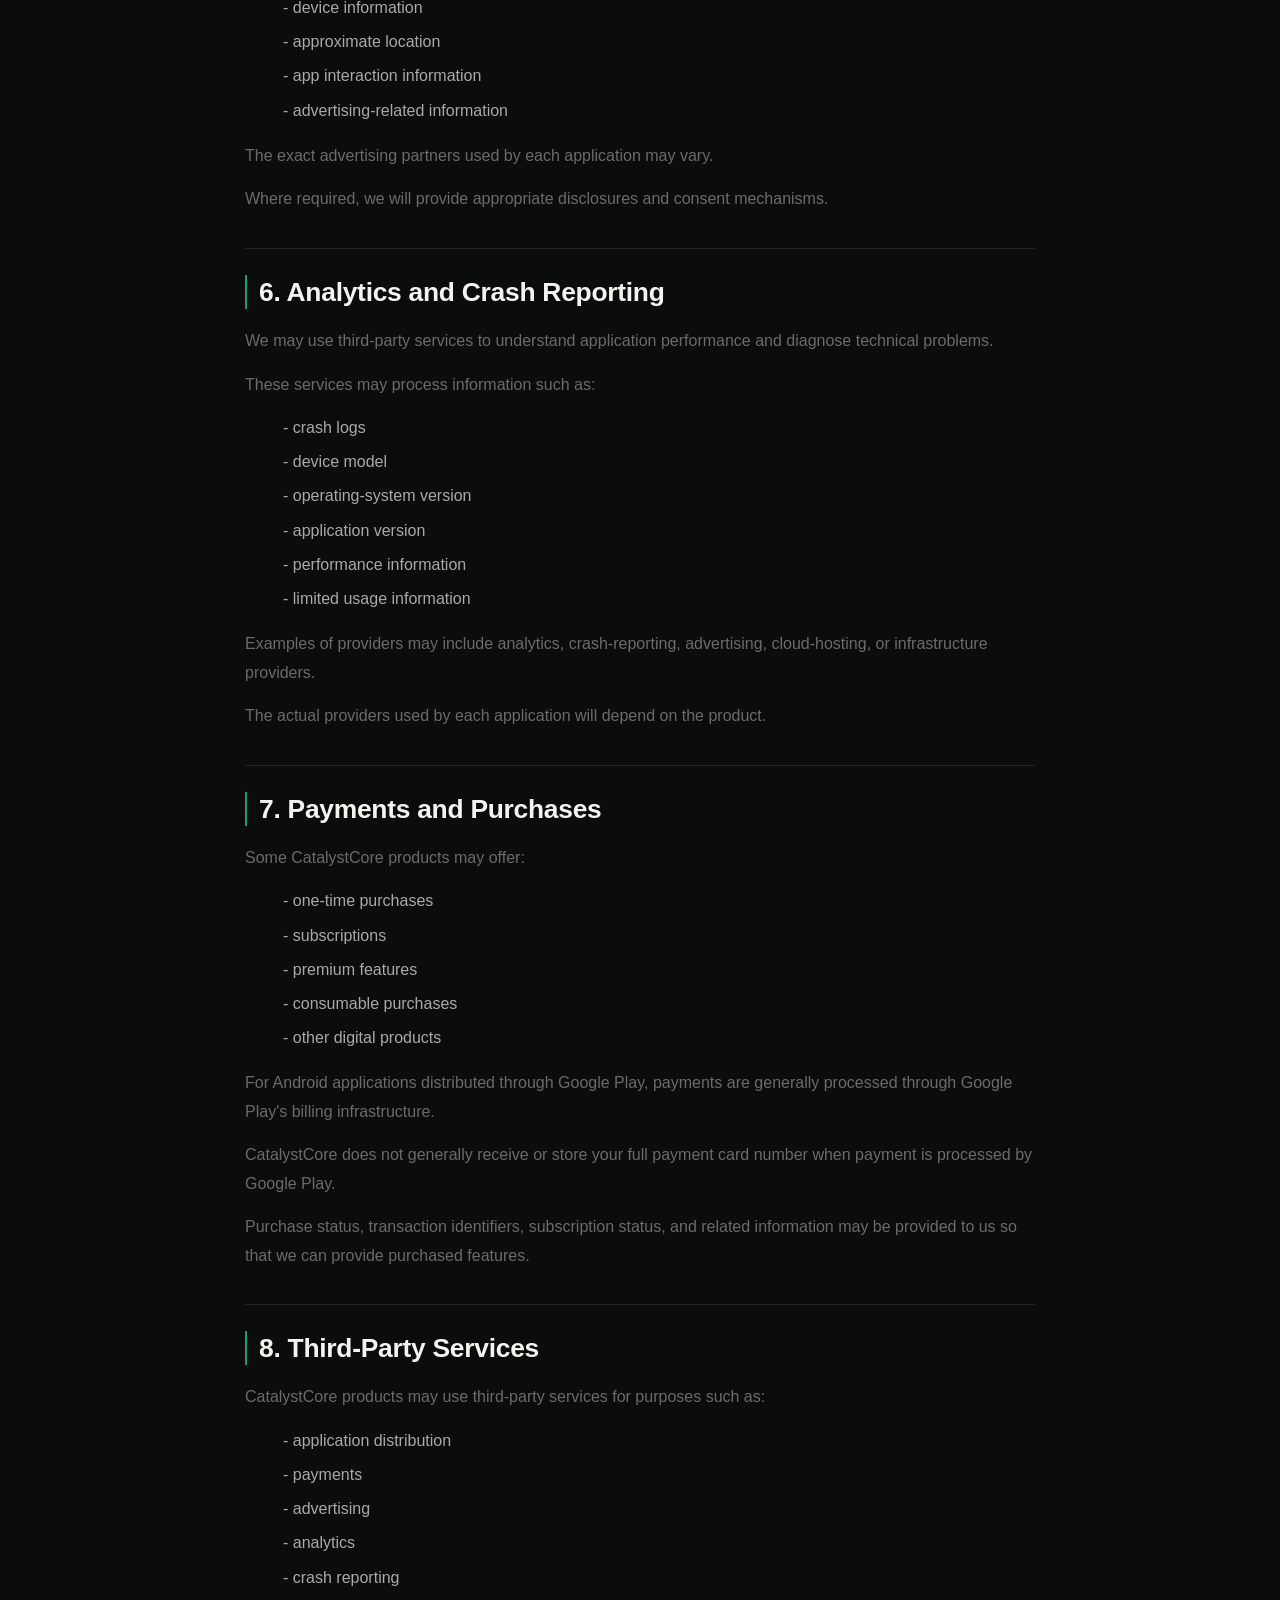
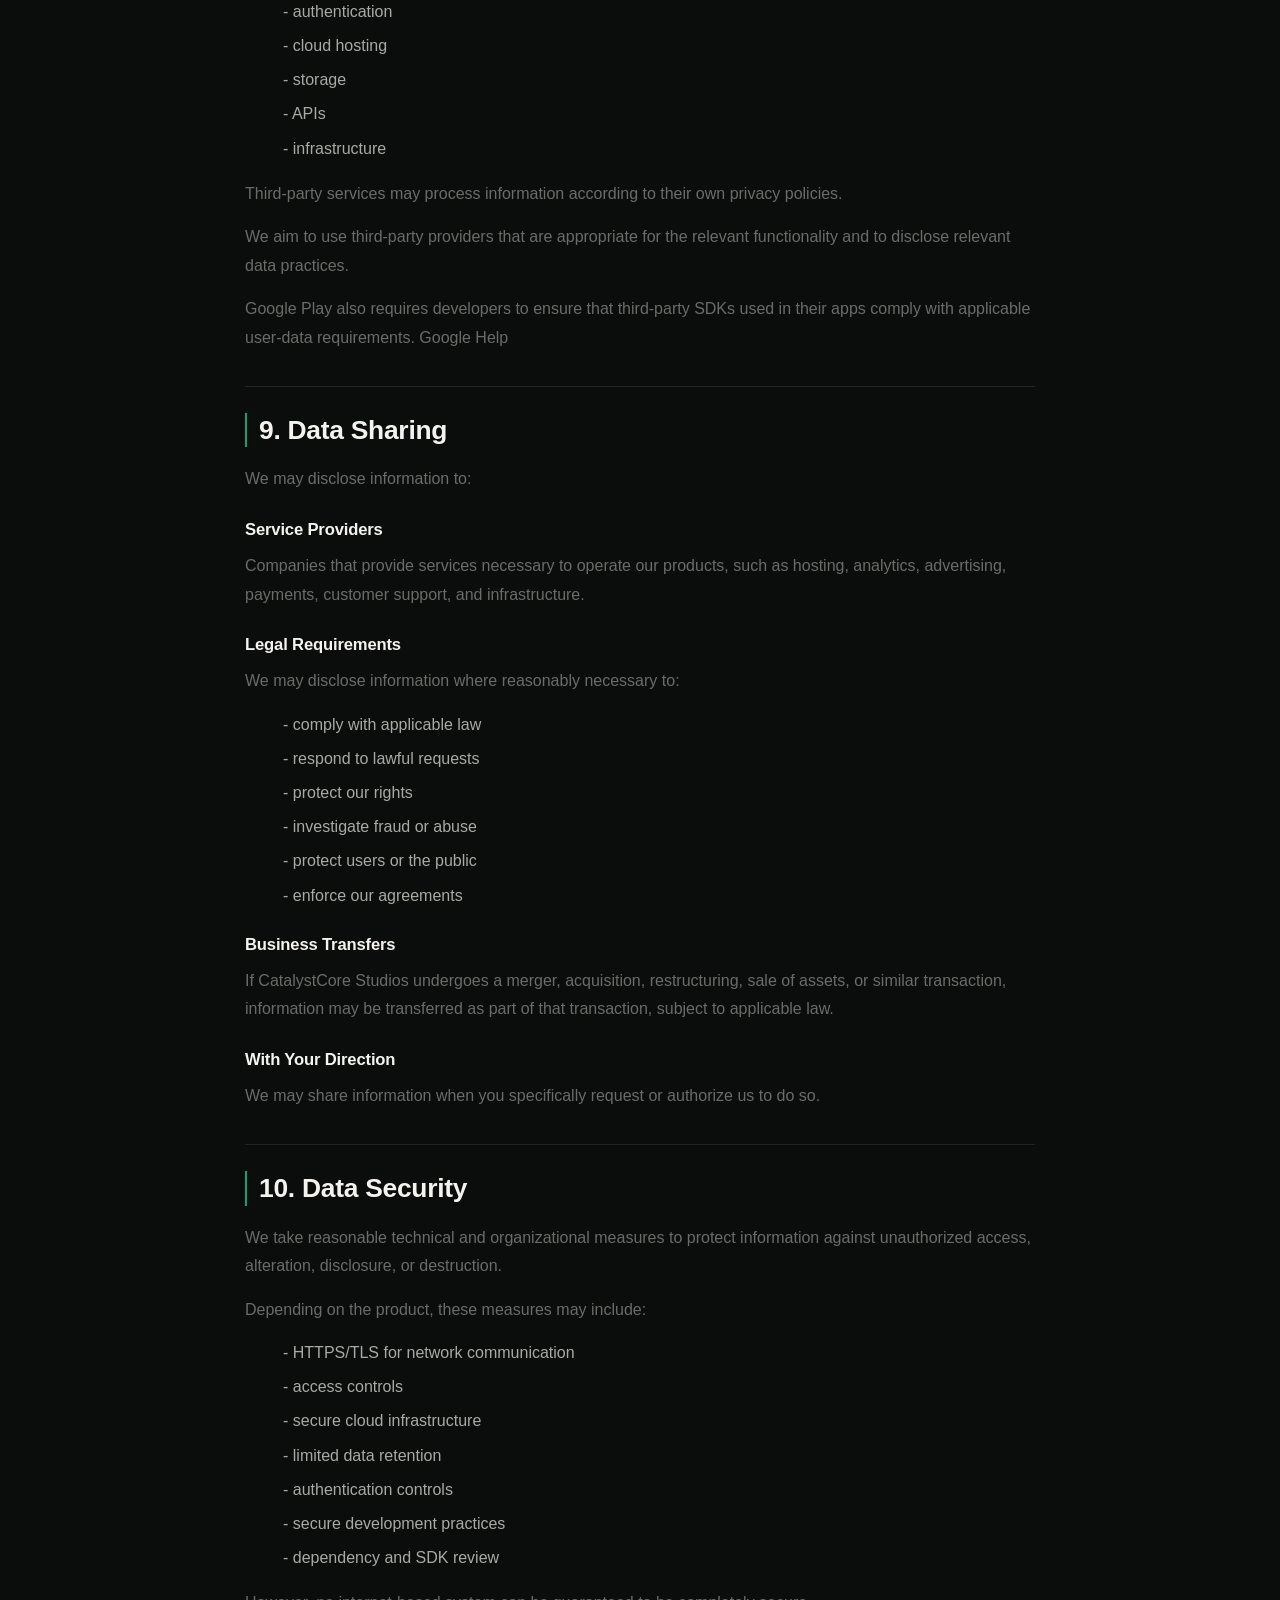
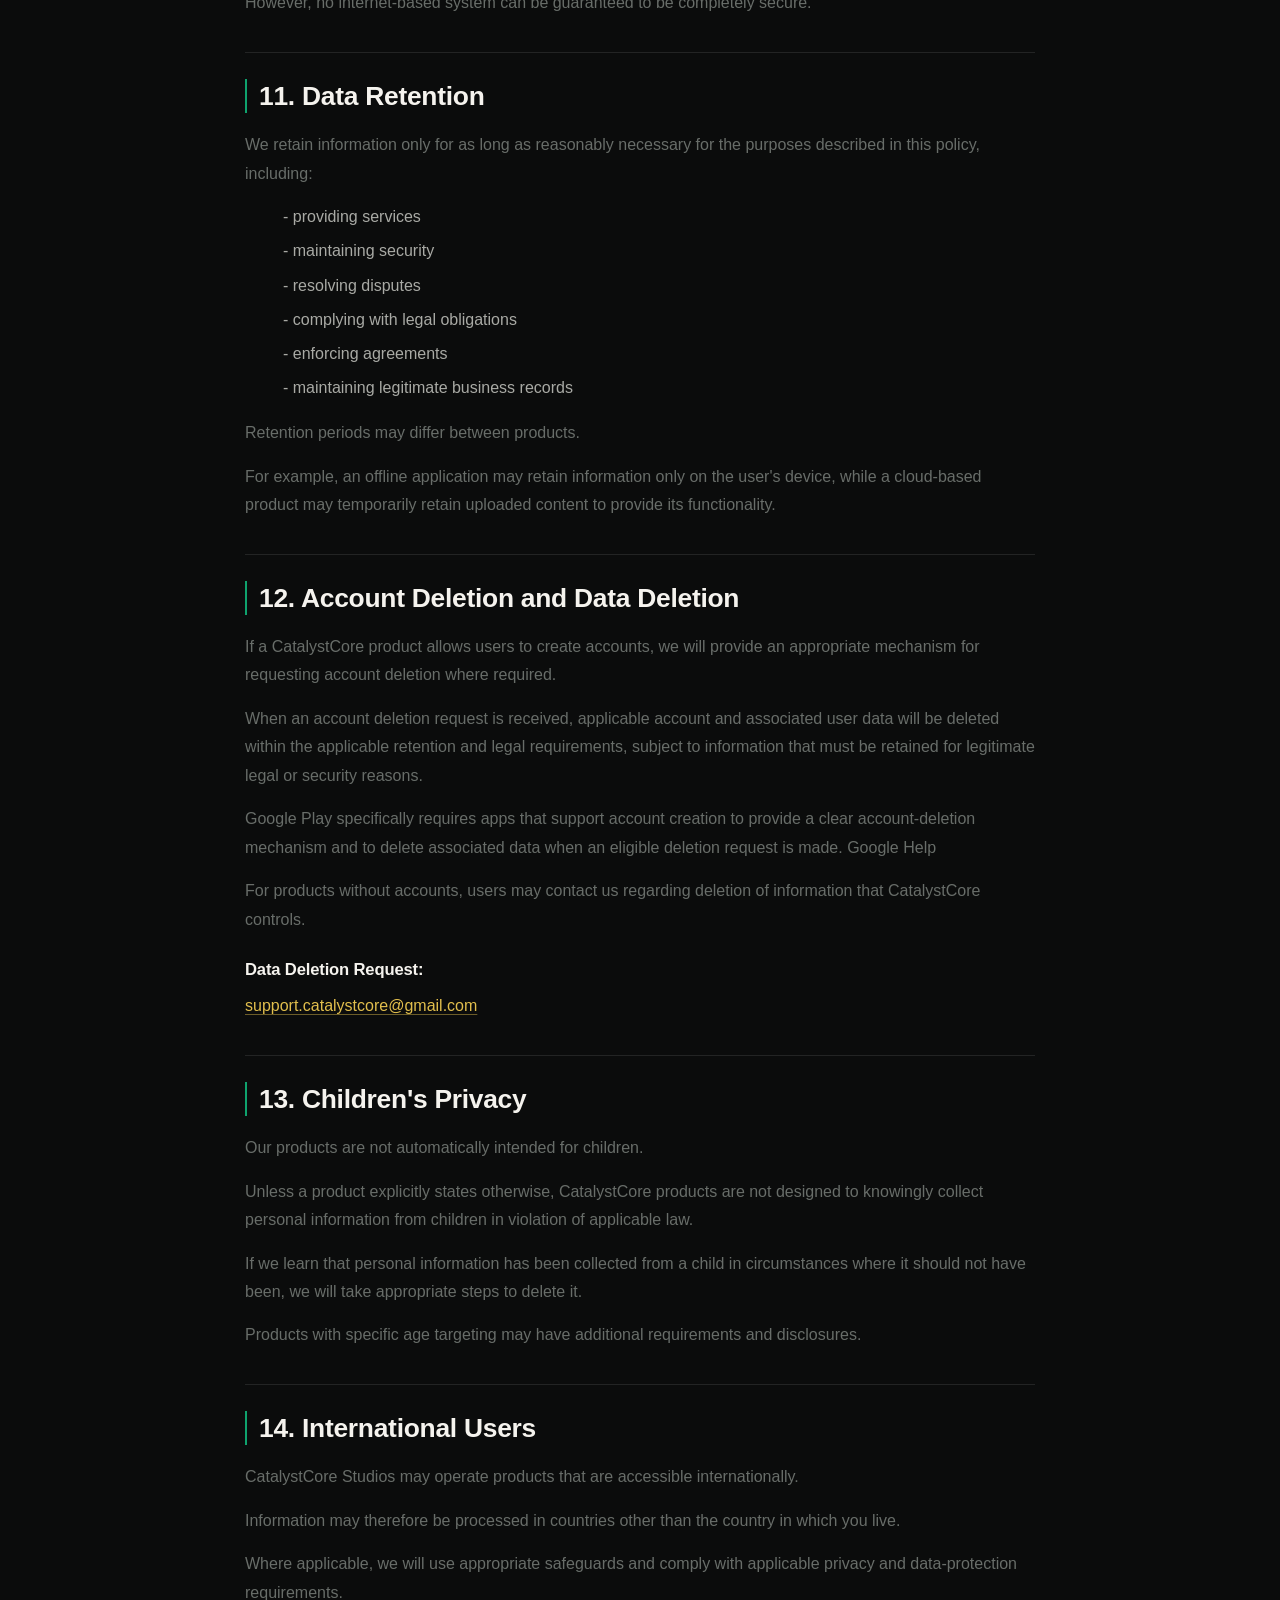
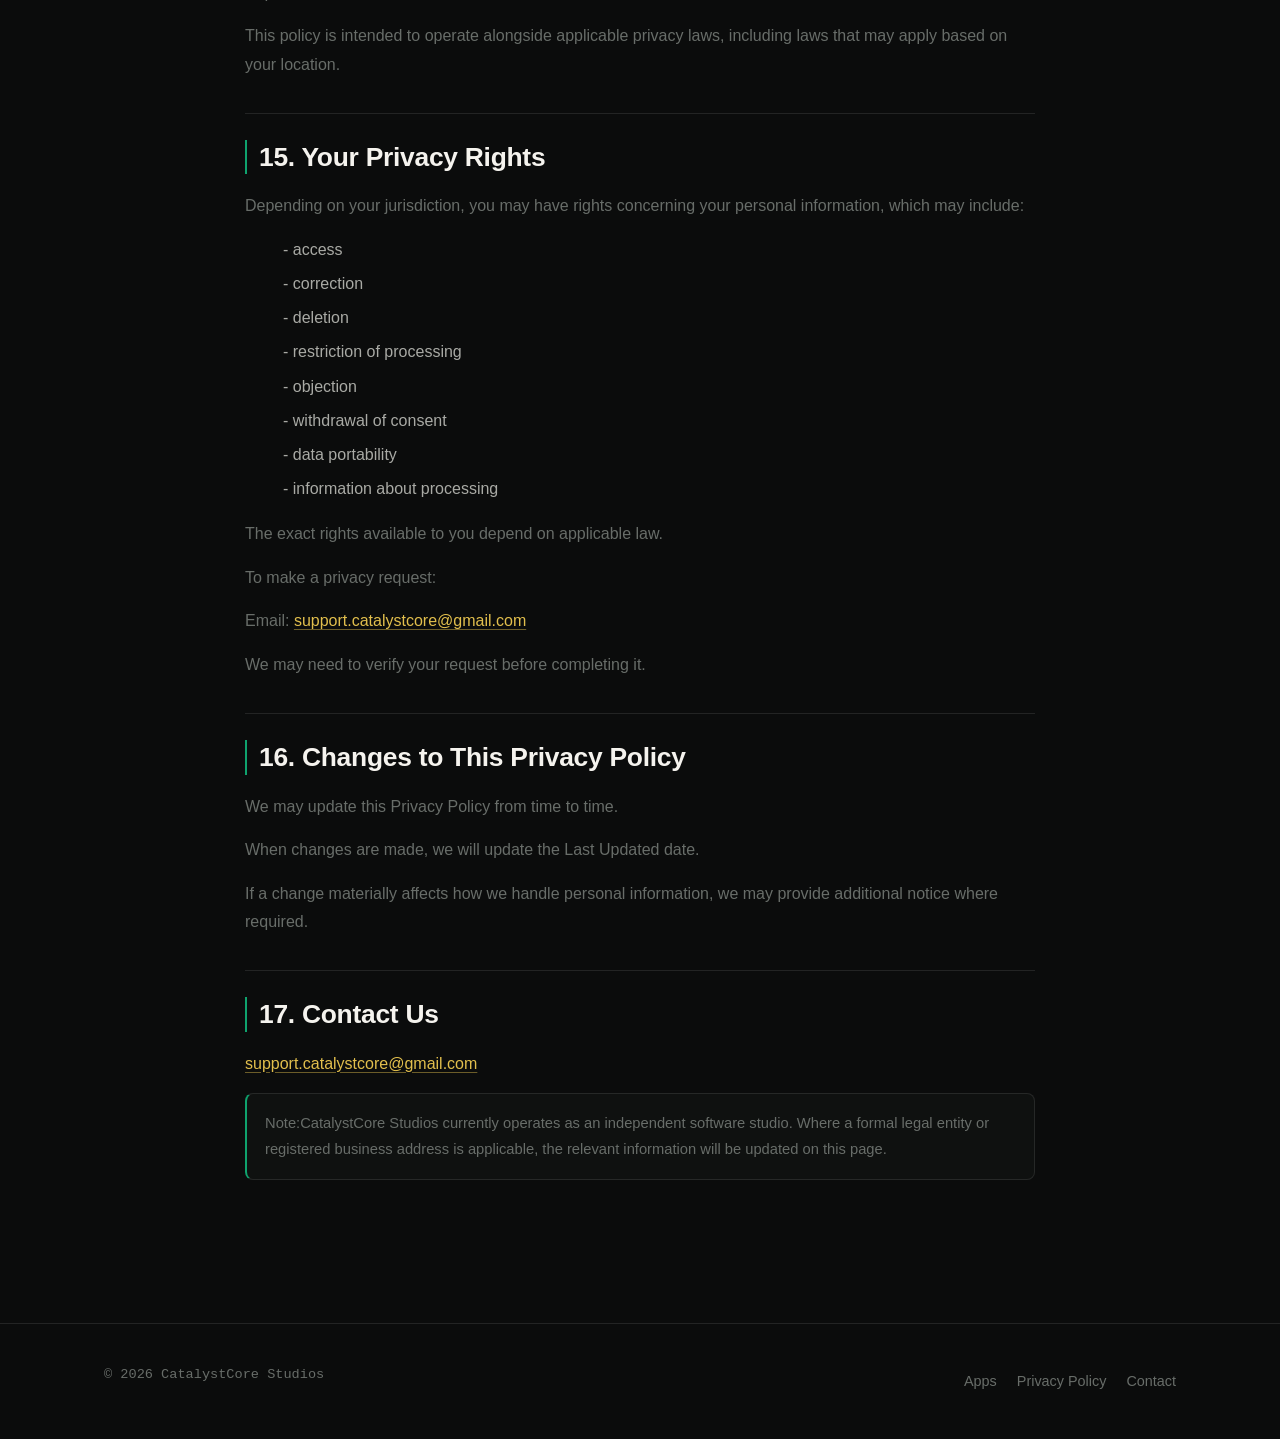
<file: apps/privacy.html>
<!DOCTYPE html>
<html lang="en">
<head>
  <meta charset="UTF-8" />
  <meta name="viewport" content="width=device-width, initial-scale=1.0" />
  <title>Privacy Policy | CatalystCore Studios</title>
  <meta name="description" content="Privacy Policy for CatalystCore Studios products and services." />
  <meta property="og:title" content="Privacy Policy | CatalystCore Studios" />
  <meta property="og:description" content="How CatalystCore Studios collects, uses, stores, protects, and discloses information." />
  <meta property="og:type" content="website" />
  <meta property="og:url" content="https://example.github.io/catalystcore-studios/apps/privacy.html" />
  <link rel="canonical" href="https://example.github.io/catalystcore-studios/apps/privacy.html" />
  <link rel="icon" type="image/png" href="/assets/hero-logo.png" />
  <link rel="stylesheet" href="/css/style.css" />
  <style>
    .privacy-page {
      min-height: 70vh;
      padding: clamp(42px, 7vw, 76px) 0 clamp(56px, 8vw, 88px);
    }

    .privacy-policy {
      width: min(100%, 790px);
      margin: 0 auto;
      color: var(--color-text-secondary);
      font-size: 1rem;
      line-height: 1.78;
      overflow-wrap: anywhere;
    }

    .privacy-policy h1,
    .privacy-policy h2,
    .privacy-policy h3,
    .privacy-policy p,
    .privacy-policy ul,
    .privacy-policy ol {
      margin-top: 0;
    }

    .privacy-policy h1 {
      max-width: 18ch;
      margin-bottom: 18px;
      color: var(--color-text);
      font-family: var(--font-display);
      font-size: clamp(2.4rem, 5vw, 3.8rem);
      font-weight: 800;
      line-height: 1.04;
    }

    .privacy-policy__intro-note {
      margin-bottom: 30px;
      color: var(--color-text-muted);
      font-size: 0.94rem;
    }


    .privacy-policy__title {
      position: relative;
      margin: 0 0 20px;
      padding-bottom: 18px;
      border-bottom: 1px solid rgba(15, 163, 110, 0.28);
      color: var(--color-text);
      font-size: clamp(1.35rem, 2.7vw, 1.7rem);
      line-height: 1.3;
    }

    .privacy-policy__title::after {
      position: absolute;
      right: 0;
      bottom: -1px;
      left: 0;
      width: 22%;
      height: 2px;
      background: linear-gradient(
        90deg,
        rgba(15, 163, 110, 0.55),
        var(--color-emerald) 16%,
        var(--color-emerald) 84%,
        rgba(15, 163, 110, 0.55)
      );
      box-shadow: 0 0 5px rgba(15, 163, 110, 0.32), 0 0 10px rgba(15, 163, 110, 0.14);
      content: "";
      animation: terms-loading-line 3.2s ease-in-out infinite alternate;
    }

    @keyframes terms-loading-line {
      from { transform: translateX(0); }
      to { transform: translateX(355%); }
    }

    .privacy-policy__meta {
      display: flex;
      flex-wrap: wrap;
      gap: 10px;
      margin-bottom: 28px;
    }

    .privacy-policy__date {
      margin: 0;
      padding: 8px 12px;
      border: 1px solid var(--color-border);
      border-left: 2px solid var(--color-gold);
      border-radius: var(--radius-sm);
      background: var(--color-surface);
      color: var(--color-text-secondary);
      font-family: var(--font-mono);
      font-size: 0.78rem;
      line-height: 1.5;
    }

    .privacy-policy__section {
      margin-top: 34px;
      padding-top: 26px;
      border-top: 1px solid var(--color-border);
    }

    .privacy-policy__section > h2 {
      margin-bottom: 18px;
      padding-left: 12px;
      border-left: 2px solid var(--color-emerald);
      color: var(--color-text);
      font-size: clamp(1.3rem, 2.6vw, 1.65rem);
      line-height: 1.3;
    }

    .privacy-policy__section > h3 {
      margin: 24px 0 10px;
      color: var(--color-text);
      font-size: 1.04rem;
      line-height: 1.45;
    }

    .privacy-policy p {
      margin-bottom: 15px;
    }

    .privacy-policy ul,
    .privacy-policy ol {
      margin-bottom: 18px;
      padding-left: 26px;
      list-style: none;
    }

    .privacy-policy li {
      position: relative;
      margin: 7px 0;
      padding-left: 12px;
      color: var(--color-text-secondary);
      line-height: 1.7;
    }

    .privacy-policy__note {
      margin-top: 28px;
      padding: 16px 18px;
      border: 1px solid var(--color-border);
      border-left: 2px solid var(--color-emerald);
      border-radius: var(--radius-sm);
      background: var(--color-surface);
      color: var(--color-text-muted);
      font-size: 0.92rem;
    }

    .privacy-policy a {
      color: var(--color-gold-hover);
      text-decoration: underline;
      text-decoration-color: rgba(226, 191, 77, 0.45);
      text-underline-offset: 3px;
    }

    .privacy-policy a:hover {
      color: var(--color-text);
    }

    .privacy-policy a:focus-visible {
      outline: 2px solid var(--color-emerald);
      outline-offset: 3px;
      border-radius: 2px;
    }

    @media (prefers-reduced-motion: reduce) {
      .privacy-policy__title::after {
        width: 100%;
        animation: none;
      }
    }

    @media (max-width: 640px) {
      .privacy-page {
        padding-top: 38px;
      }

      .privacy-policy {
        font-size: 0.96rem;
        line-height: 1.72;
      }

      .privacy-policy__section {
        margin-top: 28px;
        padding-top: 22px;
      }

      .privacy-policy__meta {
        display: grid;
        grid-template-columns: minmax(0, 1fr);
        gap: 8px;
      }

      .privacy-policy__date {
        overflow-wrap: anywhere;
      }

      .privacy-policy ul,
      .privacy-policy ol {
        padding-left: 18px;
      }
    }
  </style>
</head>
<body>
  <a class="skip-link" href="#main">Skip to content</a>

  <header class="navbar">
    <div class="container navbar__inner">
      <a class="brand" href="/apps/">
        <span class="brand__mark" aria-hidden="true">
          <img src="/assets/hero-logo.png" alt="" />
        </span>
        CatalystCore Studios
      </a>
      <button class="nav-toggle" aria-label="Toggle navigation" aria-expanded="false">Menu</button>
      <nav class="nav-links" aria-label="Primary">
        <a href="/apps/">Apps</a>
        <a href="/about.html">About</a>
      </nav>
    </div>
  </header>

  <main id="main" class="privacy-page">
    <div class="container">
      <article class="privacy-policy" aria-labelledby="policy-heading">
        <!-- <h1 id="policy-heading" data-source-line>CatalystCore Studios - Privacy Policy</h1> -->
        <!-- <p class="privacy-policy__intro-note" data-source-line>Below is the structure I'd actually use on the website.</p> -->
        <h1 class="privacy-policy__title" data-source-line>Privacy Policy</h2>
        <div class="privacy-policy__meta">
          <p class="privacy-policy__date" data-source-line>Effective Date: 02 October 2026</p>
          <p class="privacy-policy__date" data-source-line>Last Updated: 02 October 2026</p>
        </div>
        <p data-source-line>CatalystCore Studios ("CatalystCore Studios", "CatalystCore", "we", "us", or "our") develops and operates mobile applications, websites, software products, and related digital services.</p>
        <p data-source-line>This Privacy Policy explains how we collect, use, store, protect, and disclose information when you use our websites, applications, and services.</p>
        <p data-source-line>By using a CatalystCore product, you acknowledge the practices described in this Privacy Policy.</p>

        <section class="privacy-policy__section">
          <h2 data-source-line>1. Scope</h2>
          <p data-source-line>This Privacy Policy applies to CatalystCore Studios products and services that link to or reference this Privacy Policy.</p>
          <p data-source-line>Individual products may collect different types of information depending on their functionality. Where a product has additional or different data practices, we will provide a Product-Specific Data Notice within that product or its store listing.</p>
          <p data-source-line>If there is a conflict between this general Privacy Policy and a product-specific notice regarding a particular product's data practices, the product-specific notice will control for that product.</p>
        </section>

        <section class="privacy-policy__section">
          <h2 data-source-line>2. Information We Collect</h2>
          <p data-source-line>We follow a data-minimization approach and aim to collect only information reasonably necessary to provide, maintain, secure, and improve our products.</p>
          <p data-source-line>Depending on the product you use, information may include:</p>
          <h3 data-source-line>A. Information You Provide</h3>
          <p data-source-line>This may include:</p>
          <ul>
            <li data-source-line>- name or display name</li>
            <li data-source-line>- email address</li>
            <li data-source-line>- account information</li>
            <li data-source-line>- support messages</li>
            <li data-source-line>- feedback</li>
            <li data-source-line>- information you voluntarily submit through forms</li>
            <li data-source-line>- information required for a specific product feature</li>
          </ul>
          <p data-source-line>Not every CatalystCore product requires an account.</p>
          <h3 data-source-line>B. Files and Content You Select</h3>
          <p data-source-line>Some CatalystCore applications process files or content that you intentionally provide.</p>
          <p data-source-line>For example:</p>
          <ul>
            <li data-source-line>- PDF files</li>
            <li data-source-line>- images</li>
            <li data-source-line>- CSV files</li>
            <li data-source-line>- documents</li>
            <li data-source-line>- audio files</li>
            <li data-source-line>- other files supported by a particular application</li>
          </ul>
          <p data-source-line>The handling of these files depends on the specific product.</p>
          <p data-source-line>Where a product provides local/offline processing, files may remain entirely on your device and may not be uploaded to CatalystCore servers.</p>
          <p data-source-line>Where a product requires server-side processing, the relevant product notice will explain that processing.</p>
          <h3 data-source-line>C. Device and Technical Information</h3>
          <p data-source-line>Depending on the product and permissions granted, we may receive limited technical information such as:</p>
          <ul>
            <li data-source-line>- device model</li>
            <li data-source-line>- operating system and version</li>
            <li data-source-line>- app version</li>
            <li data-source-line>- language and region</li>
            <li data-source-line>- IP address</li>
            <li data-source-line>- crash information</li>
            <li data-source-line>- diagnostic information</li>
            <li data-source-line>- network information</li>
            <li data-source-line>- approximate technical identifiers</li>
          </ul>
          <p data-source-line>We do not require every product to collect all of these categories.</p>
          <h3 data-source-line>D. Usage Information</h3>
          <p data-source-line>Depending on the product, we may collect information about how features are used, such as:</p>
          <ul>
            <li data-source-line>- screens or features accessed</li>
            <li data-source-line>- interactions with features</li>
            <li data-source-line>- error events</li>
            <li data-source-line>- performance information</li>
            <li data-source-line>- crash reports</li>
            <li data-source-line>- subscription or entitlement status</li>
          </ul>
          <p data-source-line>Where analytics are used, the relevant third-party provider may process certain technical or usage information according to its own policies.</p>
          <h3 data-source-line>E. Permissions and Device Features</h3>
          <p data-source-line>Certain products may request access to device features such as:</p>
          <ul>
            <li data-source-line>- camera</li>
            <li data-source-line>- microphone</li>
            <li data-source-line>- photos/media</li>
            <li data-source-line>- files</li>
            <li data-source-line>- notifications</li>
            <li data-source-line>- location</li>
            <li data-source-line>- contacts</li>
            <li data-source-line>- phone-related functionality</li>
          </ul>
          <p data-source-line>We request permissions only when required for a feature.</p>
          <p data-source-line>The exact permissions used by an application are disclosed through the application's interface, operating-system permission prompts, and/or its product-specific privacy notice.</p>
          <p data-source-line>Google Play requires sensitive data and permissions to be necessary for the app's core functionality and appropriately disclosed. Google Help</p>
        </section>

        <section class="privacy-policy__section">
          <h2 data-source-line>3. How We Use Information</h2>
          <p data-source-line>We may use information to:</p>
          <ul>
            <li data-source-line>- provide requested features</li>
            <li data-source-line>- process user-requested files or content</li>
            <li data-source-line>- maintain and operate our applications</li>
            <li data-source-line>- provide customer support</li>
            <li data-source-line>- diagnose crashes and technical problems</li>
            <li data-source-line>- improve application performance</li>
            <li data-source-line>- prevent fraud, abuse, or unauthorized use</li>
            <li data-source-line>- maintain security</li>
            <li data-source-line>- manage purchases or entitlements</li>
            <li data-source-line>- communicate important service information</li>
            <li data-source-line>- comply with legal obligations</li>
            <li data-source-line>- enforce our Terms &amp; Conditions</li>
          </ul>
          <p data-source-line>We do not use personal information for purposes incompatible with the purposes disclosed to you.</p>
        </section>

        <section class="privacy-policy__section">
          <h2 data-source-line>4. File and Content Processing</h2>
          <p data-source-line>Some CatalystCore products are specifically designed to process files supplied by users.</p>
          <p data-source-line>When you upload or provide content to a product:</p>
          <ol>
            <li data-source-line>1. We process the content to provide the requested functionality.</li>
            <li data-source-line>2. We do not claim ownership of your files merely because you use our service.</li>
            <li data-source-line>3. We do not intentionally sell user-uploaded files or personal content.</li>
            <li data-source-line>4. We retain uploaded content only for as long as reasonably necessary for the applicable functionality, unless a product specifically states otherwise.</li>
          </ol>
          <h3 data-source-line>Offline Products</h3>
          <p data-source-line>For products designed to work offline, processing may occur entirely on your device.</p>
          <p data-source-line>In such cases, your files may never be transmitted to CatalystCore servers.</p>
          <p data-source-line>The product's specific privacy notice should be consulted to determine whether a particular feature operates locally or through a server.</p>
        </section>

        <section class="privacy-policy__section">
          <h2 data-source-line>5. Advertising</h2>
          <p data-source-line>Some CatalystCore products may display advertisements.</p>
          <p data-source-line>Advertising providers may receive certain information required to provide, measure, and prevent abuse of advertising services.</p>
          <p data-source-line>Depending on the advertising technology used, this may include information such as:</p>
          <ul>
            <li data-source-line>- advertising identifiers</li>
            <li data-source-line>- device information</li>
            <li data-source-line>- approximate location</li>
            <li data-source-line>- app interaction information</li>
            <li data-source-line>- advertising-related information</li>
          </ul>
          <p data-source-line>The exact advertising partners used by each application may vary.</p>
          <p data-source-line>Where required, we will provide appropriate disclosures and consent mechanisms.</p>
        </section>

        <section class="privacy-policy__section">
          <h2 data-source-line>6. Analytics and Crash Reporting</h2>
          <p data-source-line>We may use third-party services to understand application performance and diagnose technical problems.</p>
          <p data-source-line>These services may process information such as:</p>
          <ul>
            <li data-source-line>- crash logs</li>
            <li data-source-line>- device model</li>
            <li data-source-line>- operating-system version</li>
            <li data-source-line>- application version</li>
            <li data-source-line>- performance information</li>
            <li data-source-line>- limited usage information</li>
          </ul>
          <p data-source-line>Examples of providers may include analytics, crash-reporting, advertising, cloud-hosting, or infrastructure providers.</p>
          <p data-source-line>The actual providers used by each application will depend on the product.</p>
        </section>

        <section class="privacy-policy__section">
          <h2 data-source-line>7. Payments and Purchases</h2>
          <p data-source-line>Some CatalystCore products may offer:</p>
          <ul>
            <li data-source-line>- one-time purchases</li>
            <li data-source-line>- subscriptions</li>
            <li data-source-line>- premium features</li>
            <li data-source-line>- consumable purchases</li>
            <li data-source-line>- other digital products</li>
          </ul>
          <p data-source-line>For Android applications distributed through Google Play, payments are generally processed through Google Play's billing infrastructure.</p>
          <p data-source-line>CatalystCore does not generally receive or store your full payment card number when payment is processed by Google Play.</p>
          <p data-source-line>Purchase status, transaction identifiers, subscription status, and related information may be provided to us so that we can provide purchased features.</p>
        </section>

        <section class="privacy-policy__section">
          <h2 data-source-line>8. Third-Party Services</h2>
          <p data-source-line>CatalystCore products may use third-party services for purposes such as:</p>
          <ul>
            <li data-source-line>- application distribution</li>
            <li data-source-line>- payments</li>
            <li data-source-line>- advertising</li>
            <li data-source-line>- analytics</li>
            <li data-source-line>- crash reporting</li>
            <li data-source-line>- authentication</li>
            <li data-source-line>- cloud hosting</li>
            <li data-source-line>- storage</li>
            <li data-source-line>- APIs</li>
            <li data-source-line>- infrastructure</li>
          </ul>
          <p data-source-line>Third-party services may process information according to their own privacy policies.</p>
          <p data-source-line>We aim to use third-party providers that are appropriate for the relevant functionality and to disclose relevant data practices.</p>
          <p data-source-line>Google Play also requires developers to ensure that third-party SDKs used in their apps comply with applicable user-data requirements. Google Help</p>
        </section>

        <section class="privacy-policy__section">
          <h2 data-source-line>9. Data Sharing</h2>
          <p data-source-line>We may disclose information to:</p>
          <h3 data-source-line>Service Providers</h3>
          <p data-source-line>Companies that provide services necessary to operate our products, such as hosting, analytics, advertising, payments, customer support, and infrastructure.</p>
          <h3 data-source-line>Legal Requirements</h3>
          <p data-source-line>We may disclose information where reasonably necessary to:</p>
          <ul>
            <li data-source-line>- comply with applicable law</li>
            <li data-source-line>- respond to lawful requests</li>
            <li data-source-line>- protect our rights</li>
            <li data-source-line>- investigate fraud or abuse</li>
            <li data-source-line>- protect users or the public</li>
            <li data-source-line>- enforce our agreements</li>
          </ul>
          <h3 data-source-line>Business Transfers</h3>
          <p data-source-line>If CatalystCore Studios undergoes a merger, acquisition, restructuring, sale of assets, or similar transaction, information may be transferred as part of that transaction, subject to applicable law.</p>
          <h3 data-source-line>With Your Direction</h3>
          <p data-source-line>We may share information when you specifically request or authorize us to do so.</p>
        </section>

        <section class="privacy-policy__section">
          <h2 data-source-line>10. Data Security</h2>
          <p data-source-line>We take reasonable technical and organizational measures to protect information against unauthorized access, alteration, disclosure, or destruction.</p>
          <p data-source-line>Depending on the product, these measures may include:</p>
          <ul>
            <li data-source-line>- HTTPS/TLS for network communication</li>
            <li data-source-line>- access controls</li>
            <li data-source-line>- secure cloud infrastructure</li>
            <li data-source-line>- limited data retention</li>
            <li data-source-line>- authentication controls</li>
            <li data-source-line>- secure development practices</li>
            <li data-source-line>- dependency and SDK review</li>
          </ul>
          <p data-source-line>However, no internet-based system can be guaranteed to be completely secure.</p>
        </section>

        <section class="privacy-policy__section">
          <h2 data-source-line>11. Data Retention</h2>
          <p data-source-line>We retain information only for as long as reasonably necessary for the purposes described in this policy, including:</p>
          <ul>
            <li data-source-line>- providing services</li>
            <li data-source-line>- maintaining security</li>
            <li data-source-line>- resolving disputes</li>
            <li data-source-line>- complying with legal obligations</li>
            <li data-source-line>- enforcing agreements</li>
            <li data-source-line>- maintaining legitimate business records</li>
          </ul>
          <p data-source-line>Retention periods may differ between products.</p>
          <p data-source-line>For example, an offline application may retain information only on the user's device, while a cloud-based product may temporarily retain uploaded content to provide its functionality.</p>
        </section>

        <section class="privacy-policy__section">
          <h2 data-source-line>12. Account Deletion and Data Deletion</h2>
          <p data-source-line>If a CatalystCore product allows users to create accounts, we will provide an appropriate mechanism for requesting account deletion where required.</p>
          <p data-source-line>When an account deletion request is received, applicable account and associated user data will be deleted within the applicable retention and legal requirements, subject to information that must be retained for legitimate legal or security reasons.</p>
          <p data-source-line>Google Play specifically requires apps that support account creation to provide a clear account-deletion mechanism and to delete associated data when an eligible deletion request is made. Google Help</p>
          <p data-source-line>For products without accounts, users may contact us regarding deletion of information that CatalystCore controls.</p>
          <h3 data-source-line>Data Deletion Request:</h3>
          <p data-source-line><a href="mailto:support.catalystcore@gmail.com">support.catalystcore@gmail.com</a></p>
        </section>

        <section class="privacy-policy__section">
          <h2 data-source-line>13. Children's Privacy</h2>
          <p data-source-line>Our products are not automatically intended for children.</p>
          <p data-source-line>Unless a product explicitly states otherwise, CatalystCore products are not designed to knowingly collect personal information from children in violation of applicable law.</p>
          <p data-source-line>If we learn that personal information has been collected from a child in circumstances where it should not have been, we will take appropriate steps to delete it.</p>
          <p data-source-line>Products with specific age targeting may have additional requirements and disclosures.</p>
        </section>

        <section class="privacy-policy__section">
          <h2 data-source-line>14. International Users</h2>
          <p data-source-line>CatalystCore Studios may operate products that are accessible internationally.</p>
          <p data-source-line>Information may therefore be processed in countries other than the country in which you live.</p>
          <p data-source-line>Where applicable, we will use appropriate safeguards and comply with applicable privacy and data-protection requirements.</p>
          <p data-source-line>This policy is intended to operate alongside applicable privacy laws, including laws that may apply based on your location.</p>
        </section>

        <section class="privacy-policy__section">
          <h2 data-source-line>15. Your Privacy Rights</h2>
          <p data-source-line>Depending on your jurisdiction, you may have rights concerning your personal information, which may include:</p>
          <ul>
            <li data-source-line>- access</li>
            <li data-source-line>- correction</li>
            <li data-source-line>- deletion</li>
            <li data-source-line>- restriction of processing</li>
            <li data-source-line>- objection</li>
            <li data-source-line>- withdrawal of consent</li>
            <li data-source-line>- data portability</li>
            <li data-source-line>- information about processing</li>
          </ul>
          <p data-source-line>The exact rights available to you depend on applicable law.</p>
          <p data-source-line>To make a privacy request:</p>
          <p data-source-line>Email: <a href="mailto:support.catalystcore@gmail.com">support.catalystcore@gmail.com</a></p>
          <p data-source-line>We may need to verify your request before completing it.</p>
        </section>

        <section class="privacy-policy__section">
          <h2 data-source-line>16. Changes to This Privacy Policy</h2>
          <p data-source-line>We may update this Privacy Policy from time to time.</p>
          <p data-source-line>When changes are made, we will update the Last Updated date.</p>
          <p data-source-line>If a change materially affects how we handle personal information, we may provide additional notice where required.</p>
        </section>

        <section class="privacy-policy__section">
          <h2 data-source-line>17. Contact Us</h2>
          <p data-source-line><a href="mailto:support.catalystcore@gmail.com">support.catalystcore@gmail.com</a></p>
        </section>

        <p class="privacy-policy__note" data-source-line>Note:CatalystCore Studios currently operates as an independent software studio. Where a formal legal entity or registered business address is applicable, the relevant information will be updated on this page.</p>
      </article>
    </div>
  </main>

  <footer class="footer">
    <div class="container footer__inner">
      <p class="footer__copy">© 2026 CatalystCore Studios</p>
      <nav class="footer__links" aria-label="Footer">
        <a href="/apps/">Apps</a>
        <a href="/apps/privacy.html" aria-current="page">Privacy Policy</a>
        <a href="/about.html#contact">Contact</a>
      </nav>
    </div>
  </footer>

  <script src="/js/main.js"></script>
</body>
</html>
</file>
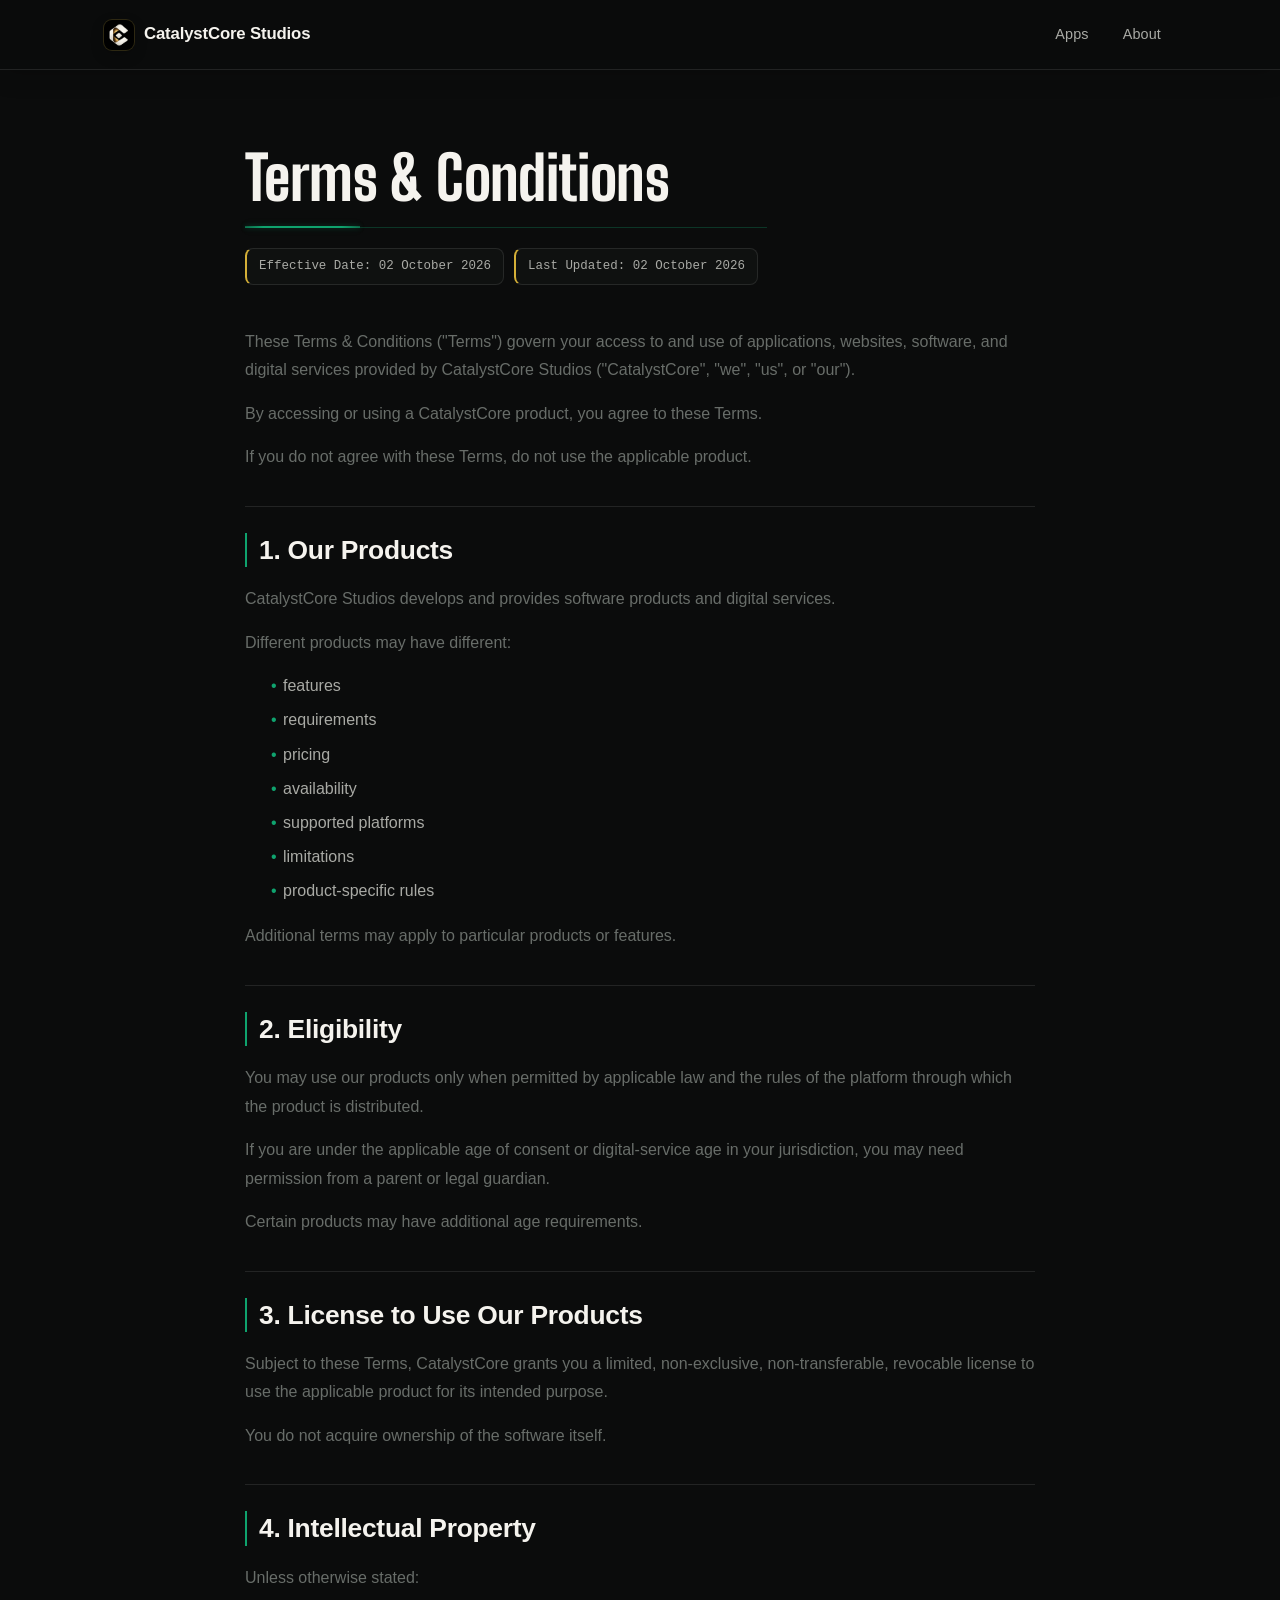
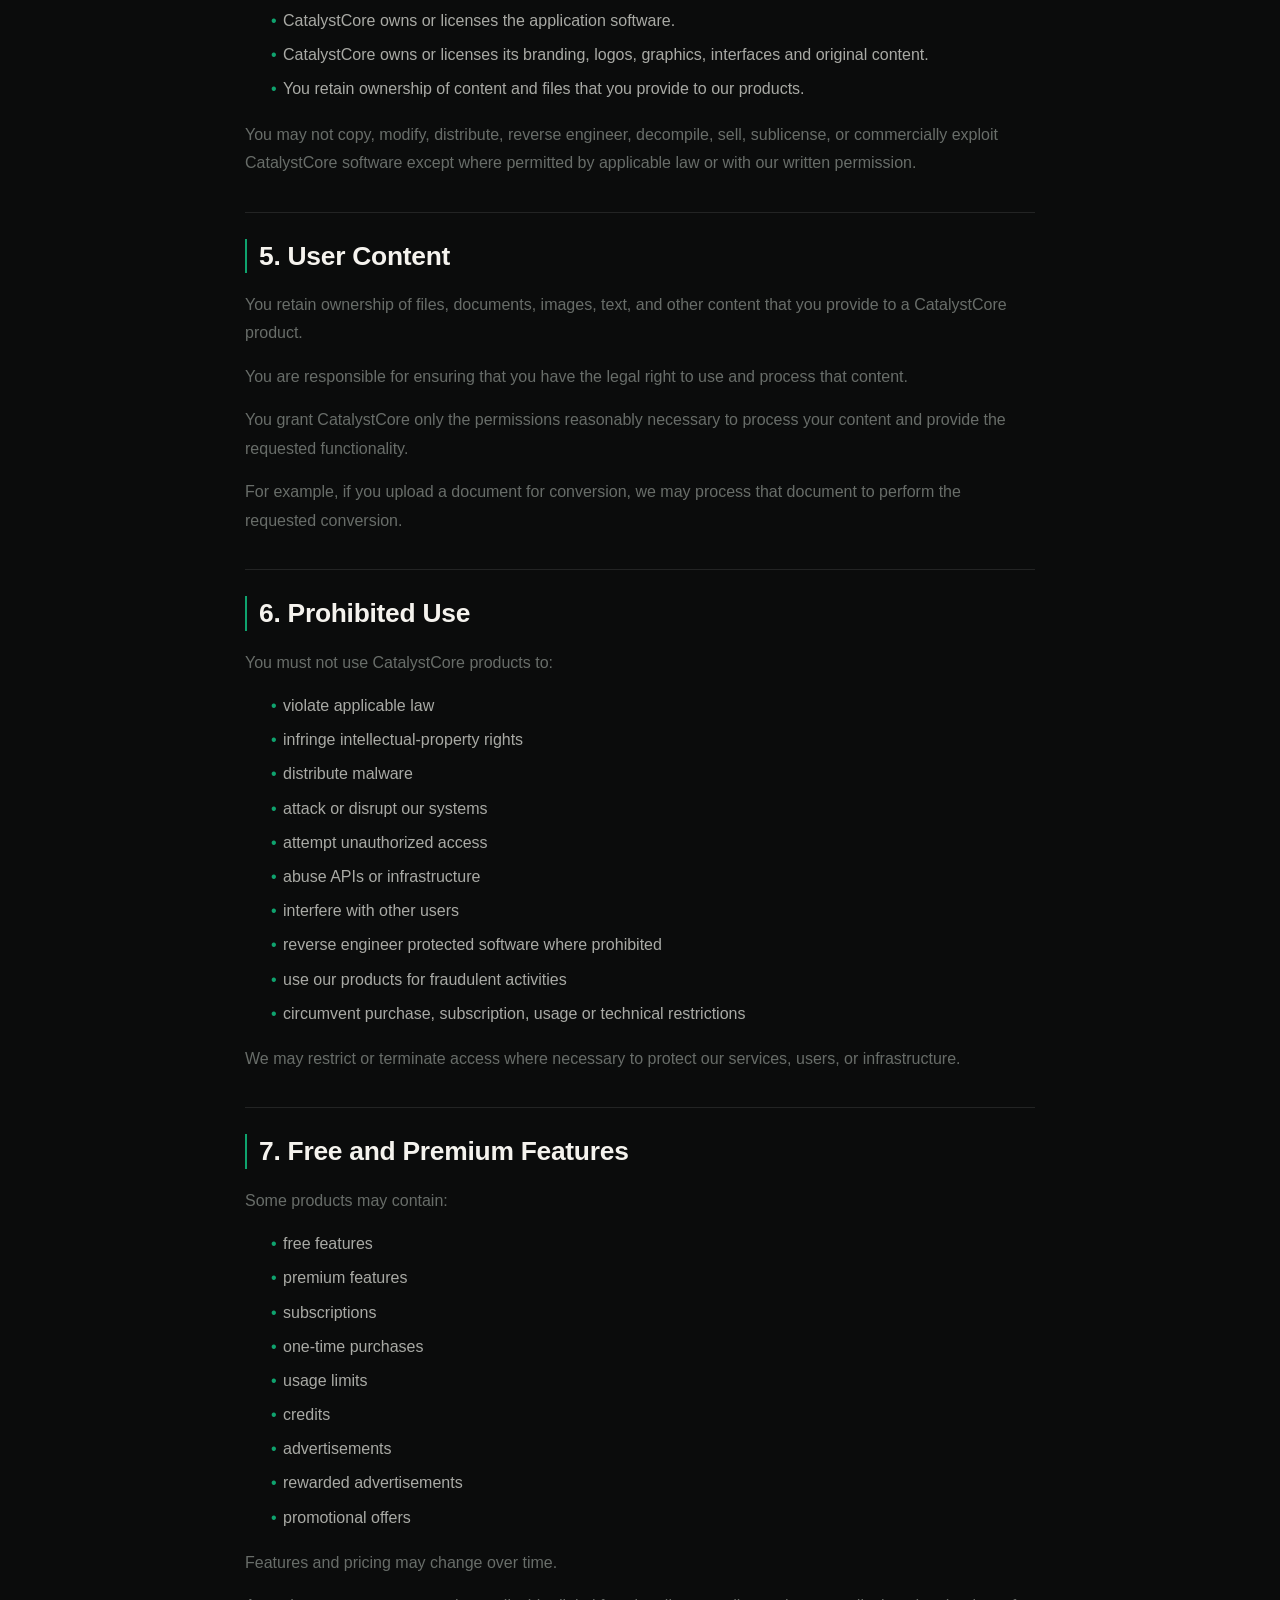
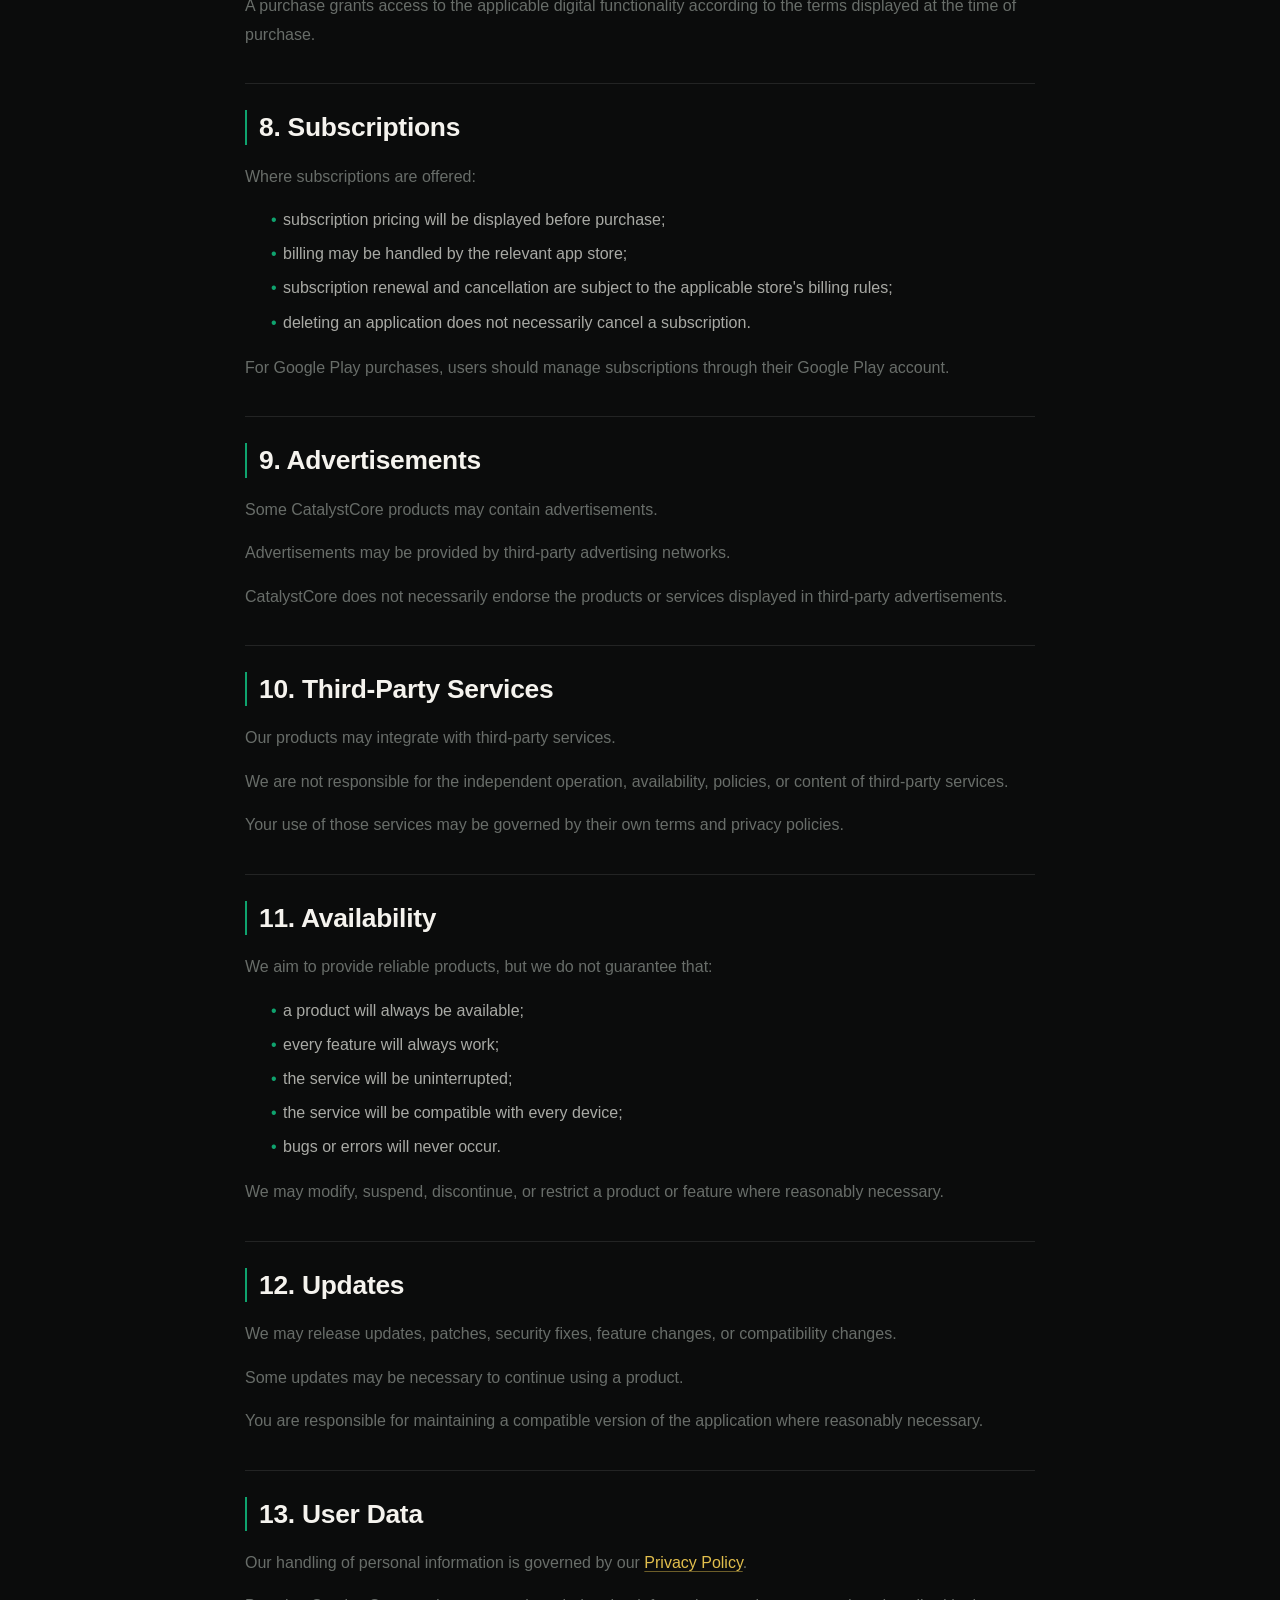
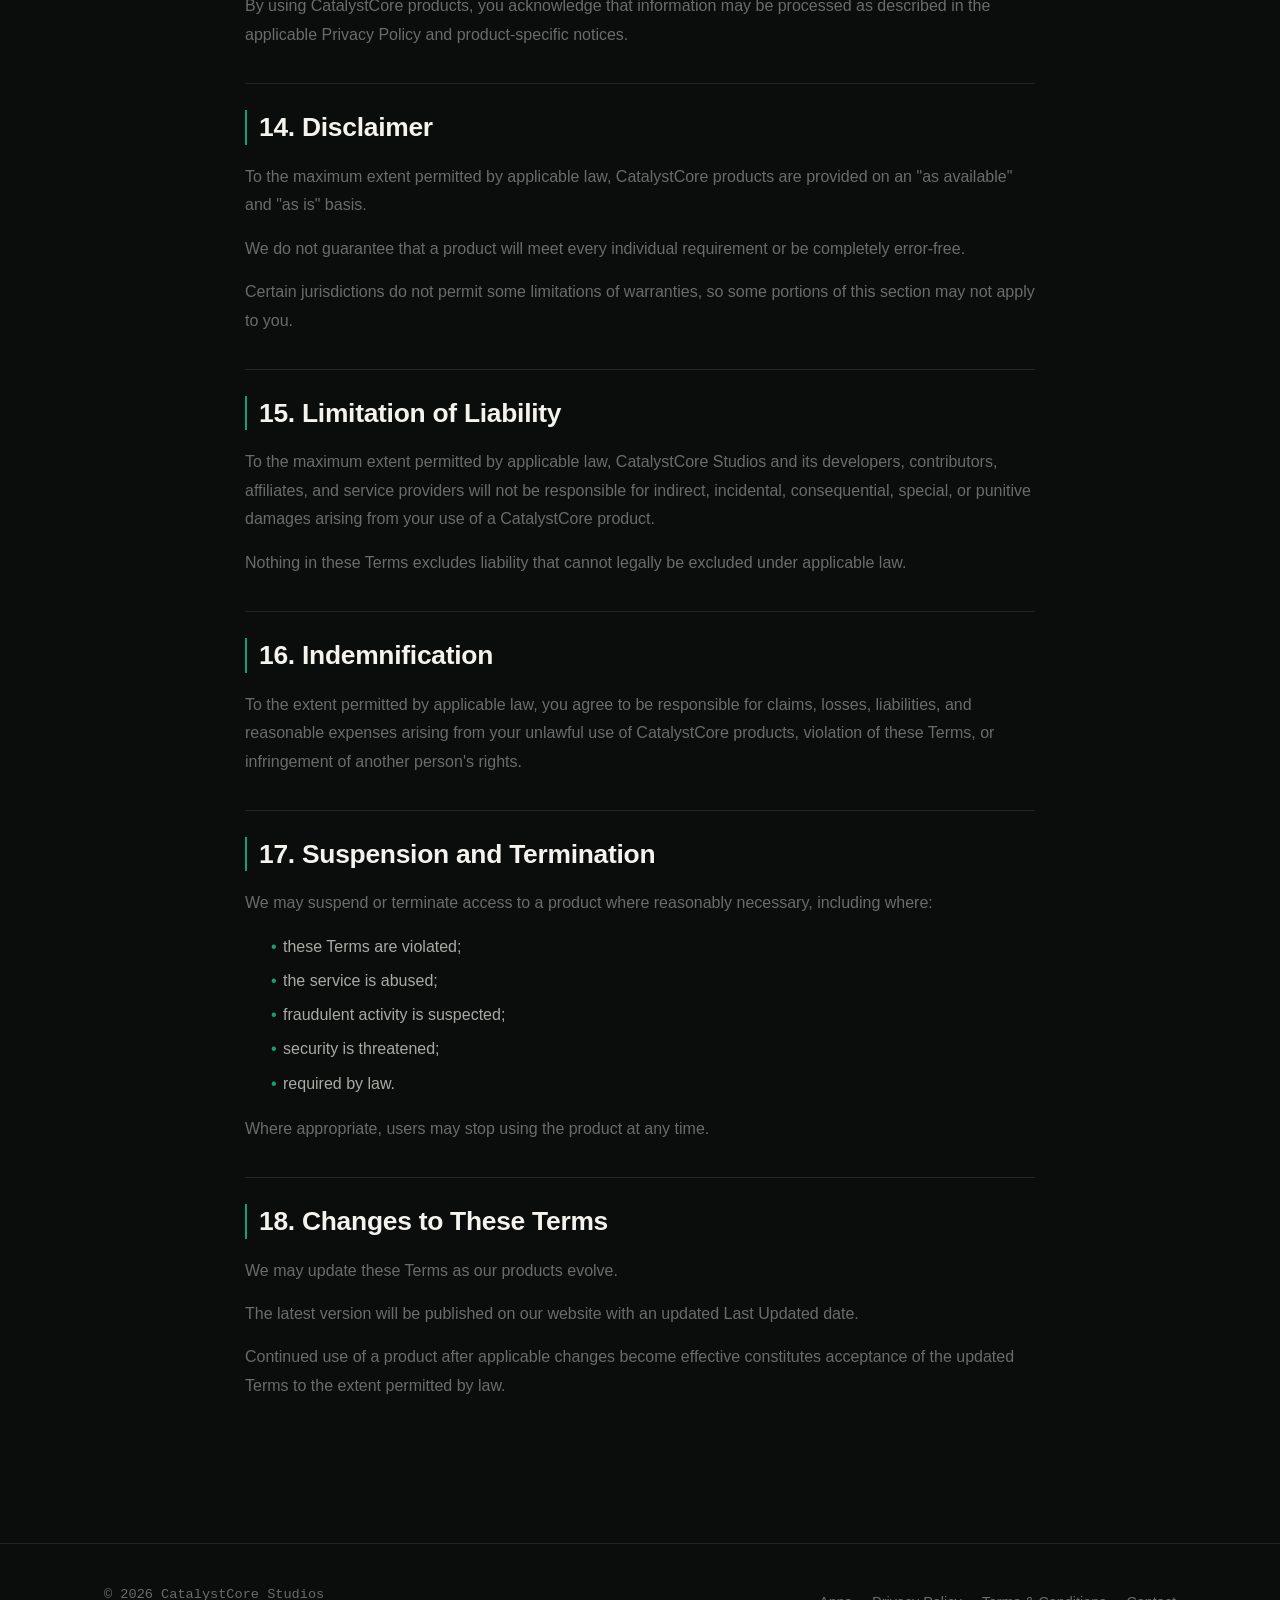
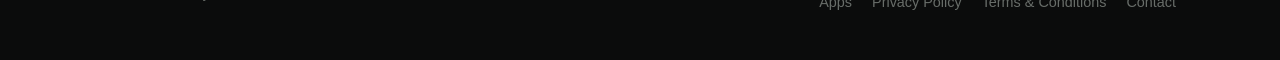
<file: apps/terms.html>
<!DOCTYPE html>
<html lang="en">
<head>
  <meta charset="UTF-8" />
  <meta name="viewport" content="width=device-width, initial-scale=1.0" />
  <title>Terms &amp; Conditions | CatalystCore Studios</title>
  <meta name="description" content="Terms & Conditions governing access to and use of applications, websites, software, and digital services provided by CatalystCore Studios." />
  <meta property="og:title" content="Terms &amp; Conditions | CatalystCore Studios" />
  <meta property="og:description" content="Terms & Conditions governing access to and use of CatalystCore Studios products and services." />
  <meta property="og:type" content="website" />
  <meta property="og:url" content="https://example.github.io/catalystcore-studios/apps/terms.html" />
  <link rel="canonical" href="https://example.github.io/catalystcore-studios/apps/terms.html" />
  <link rel="stylesheet" href="/css/style.css" />
  <style>
    .terms-page {
      min-height: 70vh;
      padding: clamp(42px, 7vw, 76px) 0 clamp(56px, 8vw, 88px);
    }

    .terms-document {
      width: min(100%, 790px);
      margin: 0 auto;
      color: var(--color-text-secondary);
      font-size: 1rem;
      line-height: 1.78;
      overflow-wrap: anywhere;
    }

    .terms-document h1,
    .terms-document h2,
    .terms-document p,
    .terms-document ul {
      margin-top: 0;
    }

    .terms-document__source-title {
      margin-bottom: 6px;
      color: var(--color-text-muted);
      font-size: 0.88rem;
    }

    .terms-document__source-note {
      margin-bottom: 24px;
      color: var(--color-text-muted);
      font-size: 0.92rem;
    }

    .terms-document__title {
      position: relative;
      max-width: 18ch;
      margin-bottom: 20px;
      padding-bottom: 18px;
      border-bottom: 1px solid rgba(15, 163, 110, 0.28);
      color: var(--color-text);
      font-family: var(--font-display);
      font-size: clamp(2.4rem, 5vw, 3.8rem);
      font-weight: 800;
      line-height: 1.04;
    }

    .terms-document__title::after {
      position: absolute;
      right: 0;
      bottom: -1px;
      left: 0;
      width: 22%;
      height: 2px;
      background: linear-gradient(
        90deg,
        rgba(15, 163, 110, 0.55),
        var(--color-emerald) 16%,
        var(--color-emerald) 84%,
        rgba(15, 163, 110, 0.55)
      );
      box-shadow: 0 0 5px rgba(15, 163, 110, 0.32), 0 0 10px rgba(15, 163, 110, 0.14);
      content: "";
      animation: terms-loading-line 3.2s ease-in-out infinite alternate;
    }

    @keyframes terms-loading-line {
      from { transform: translateX(0); }
      to { transform: translateX(355%); }
    }

    .terms-document__meta {
      display: flex;
      flex-wrap: wrap;
      gap: 10px;
      margin-bottom: 28px;
    }

    .terms-document__date {
      margin: 0;
      padding: 8px 12px;
      border: 1px solid var(--color-border);
      border-left: 2px solid var(--color-gold);
      border-radius: var(--radius-sm);
      background: var(--color-surface);
      color: var(--color-text-secondary);
      font-family: var(--font-mono);
      font-size: 0.78rem;
      line-height: 1.5;
    }

    .terms-document__section {
      margin-top: 34px;
      padding-top: 26px;
      border-top: 1px solid var(--color-border);
    }

    .terms-document__section > h2 {
      margin-bottom: 18px;
      padding-left: 12px;
      border-left: 2px solid var(--color-emerald);
      color: var(--color-text);
      font-size: clamp(1.3rem, 2.6vw, 1.65rem);
      line-height: 1.3;
    }

    .terms-document p {
      margin-bottom: 15px;
    }

    .terms-document ul {
      margin-bottom: 18px;
      padding-left: 26px;
      list-style: none;
    }

    .terms-document li {
      position: relative;
      margin: 7px 0;
      padding-left: 12px;
      color: var(--color-text-secondary);
      line-height: 1.7;
    }

    .terms-document li::before {
      position: absolute;
      top: 0;
      left: 0;
      color: var(--color-emerald);
      content: "•";
    }

    .terms-document a {
      color: var(--color-gold-hover);
      text-decoration: underline;
      text-decoration-color: rgba(226, 191, 77, 0.45);
      text-underline-offset: 3px;
    }

    .terms-document a:hover {
      color: var(--color-text);
    }

    .terms-document a:focus-visible {
      outline: 2px solid var(--color-emerald);
      outline-offset: 3px;
      border-radius: 2px;
    }

    @media (prefers-reduced-motion: reduce) {
      .terms-document__title::after {
        width: 100%;
        animation: none;
      }
    }

    @media (max-width: 640px) {
      .terms-page {
        padding-top: 38px;
      }

      .terms-document {
        font-size: 0.96rem;
        line-height: 1.72;
      }

      .terms-document__section {
        margin-top: 28px;
        padding-top: 22px;
      }

      .terms-document__meta {
        display: grid;
        grid-template-columns: minmax(0, 1fr);
        gap: 8px;
      }

      .terms-document__date {
        overflow-wrap: anywhere;
      }

      .terms-document ul {
        padding-left: 18px;
      }
    }
  </style>
</head>
<body>
  <a class="skip-link" href="#main">Skip to content</a>

  <header class="navbar">
    <div class="container navbar__inner">
      <a class="brand" href="/apps/">
        <span class="brand__mark" aria-hidden="true">
          <img src="/assets/hero-logo.png" alt="" />
        </span>
        CatalystCore Studios
      </a>
      <button class="nav-toggle" aria-label="Toggle navigation" aria-expanded="false">Menu</button>
      <nav class="nav-links" aria-label="Primary">
        <a href="/apps/">Apps</a>
        <a href="/about.html">About</a>
      </nav>
    </div>
  </header>

  <main id="main" class="terms-page">
    <div class="container">
      <article class="terms-document" aria-labelledby="terms-heading">
        <!-- <p class="terms-document__source-title">2. CatalystCore Studios — Terms &amp; Conditions</p> -->
        <!-- <p class="terms-document__source-note">This should be a separate document.</p> -->
        <h1 id="terms-heading" class="terms-document__title">Terms &amp; Conditions</h1>
        <div class="terms-document__meta">
          <p class="terms-document__date">Effective Date: 02 October 2026</p>
          <p class="terms-document__date">Last Updated: 02 October 2026</p>
        </div>
        <p>These Terms &amp; Conditions ("Terms") govern your access to and use of applications, websites, software, and digital services provided by CatalystCore Studios ("CatalystCore", "we", "us", or "our").</p>
        <p>By accessing or using a CatalystCore product, you agree to these Terms.</p>
        <p>If you do not agree with these Terms, do not use the applicable product.</p>

        <section class="terms-document__section">
          <h2>1. Our Products</h2>
          <p>CatalystCore Studios develops and provides software products and digital services.</p>
          <p>Different products may have different:</p>
          <ul>
            <li>features</li>
            <li>requirements</li>
            <li>pricing</li>
            <li>availability</li>
            <li>supported platforms</li>
            <li>limitations</li>
            <li>product-specific rules</li>
          </ul>
          <p>Additional terms may apply to particular products or features.</p>
        </section>

        <section class="terms-document__section">
          <h2>2. Eligibility</h2>
          <p>You may use our products only when permitted by applicable law and the rules of the platform through which the product is distributed.</p>
          <p>If you are under the applicable age of consent or digital-service age in your jurisdiction, you may need permission from a parent or legal guardian.</p>
          <p>Certain products may have additional age requirements.</p>
        </section>

        <section class="terms-document__section">
          <h2>3. License to Use Our Products</h2>
          <p>Subject to these Terms, CatalystCore grants you a limited, non-exclusive, non-transferable, revocable license to use the applicable product for its intended purpose.</p>
          <p>You do not acquire ownership of the software itself.</p>
        </section>

        <section class="terms-document__section">
          <h2>4. Intellectual Property</h2>
          <p>Unless otherwise stated:</p>
          <ul>
            <li>CatalystCore owns or licenses the application software.</li>
            <li>CatalystCore owns or licenses its branding, logos, graphics, interfaces and original content.</li>
            <li>You retain ownership of content and files that you provide to our products.</li>
          </ul>
          <p>You may not copy, modify, distribute, reverse engineer, decompile, sell, sublicense, or commercially exploit CatalystCore software except where permitted by applicable law or with our written permission.</p>
        </section>

        <section class="terms-document__section">
          <h2>5. User Content</h2>
          <p>You retain ownership of files, documents, images, text, and other content that you provide to a CatalystCore product.</p>
          <p>You are responsible for ensuring that you have the legal right to use and process that content.</p>
          <p>You grant CatalystCore only the permissions reasonably necessary to process your content and provide the requested functionality.</p>
          <p>For example, if you upload a document for conversion, we may process that document to perform the requested conversion.</p>
        </section>

        <section class="terms-document__section">
          <h2>6. Prohibited Use</h2>
          <p>You must not use CatalystCore products to:</p>
          <ul>
            <li>violate applicable law</li>
            <li>infringe intellectual-property rights</li>
            <li>distribute malware</li>
            <li>attack or disrupt our systems</li>
            <li>attempt unauthorized access</li>
            <li>abuse APIs or infrastructure</li>
            <li>interfere with other users</li>
            <li>reverse engineer protected software where prohibited</li>
            <li>use our products for fraudulent activities</li>
            <li>circumvent purchase, subscription, usage or technical restrictions</li>
          </ul>
          <p>We may restrict or terminate access where necessary to protect our services, users, or infrastructure.</p>
        </section>

        <section class="terms-document__section">
          <h2>7. Free and Premium Features</h2>
          <p>Some products may contain:</p>
          <ul>
            <li>free features</li>
            <li>premium features</li>
            <li>subscriptions</li>
            <li>one-time purchases</li>
            <li>usage limits</li>
            <li>credits</li>
            <li>advertisements</li>
            <li>rewarded advertisements</li>
            <li>promotional offers</li>
          </ul>
          <p>Features and pricing may change over time.</p>
          <p>A purchase grants access to the applicable digital functionality according to the terms displayed at the time of purchase.</p>
        </section>

        <section class="terms-document__section">
          <h2>8. Subscriptions</h2>
          <p>Where subscriptions are offered:</p>
          <ul>
            <li>subscription pricing will be displayed before purchase;</li>
            <li>billing may be handled by the relevant app store;</li>
            <li>subscription renewal and cancellation are subject to the applicable store's billing rules;</li>
            <li>deleting an application does not necessarily cancel a subscription.</li>
          </ul>
          <p>For Google Play purchases, users should manage subscriptions through their Google Play account.</p>
        </section>

        <section class="terms-document__section">
          <h2>9. Advertisements</h2>
          <p>Some CatalystCore products may contain advertisements.</p>
          <p>Advertisements may be provided by third-party advertising networks.</p>
          <p>CatalystCore does not necessarily endorse the products or services displayed in third-party advertisements.</p>
        </section>

        <section class="terms-document__section">
          <h2>10. Third-Party Services</h2>
          <p>Our products may integrate with third-party services.</p>
          <p>We are not responsible for the independent operation, availability, policies, or content of third-party services.</p>
          <p>Your use of those services may be governed by their own terms and privacy policies.</p>
        </section>

        <section class="terms-document__section">
          <h2>11. Availability</h2>
          <p>We aim to provide reliable products, but we do not guarantee that:</p>
          <ul>
            <li>a product will always be available;</li>
            <li>every feature will always work;</li>
            <li>the service will be uninterrupted;</li>
            <li>the service will be compatible with every device;</li>
            <li>bugs or errors will never occur.</li>
          </ul>
          <p>We may modify, suspend, discontinue, or restrict a product or feature where reasonably necessary.</p>
        </section>

        <section class="terms-document__section">
          <h2>12. Updates</h2>
          <p>We may release updates, patches, security fixes, feature changes, or compatibility changes.</p>
          <p>Some updates may be necessary to continue using a product.</p>
          <p>You are responsible for maintaining a compatible version of the application where reasonably necessary.</p>
        </section>

        <section class="terms-document__section">
          <h2>13. User Data</h2>
          <p>Our handling of personal information is governed by our <a href="/apps/privacy.html">Privacy Policy</a>.</p>
          <p>By using CatalystCore products, you acknowledge that information may be processed as described in the applicable Privacy Policy and product-specific notices.</p>
        </section>

        <section class="terms-document__section">
          <h2>14. Disclaimer</h2>
          <p>To the maximum extent permitted by applicable law, CatalystCore products are provided on an "as available" and "as is" basis.</p>
          <p>We do not guarantee that a product will meet every individual requirement or be completely error-free.</p>
          <p>Certain jurisdictions do not permit some limitations of warranties, so some portions of this section may not apply to you.</p>
        </section>

        <section class="terms-document__section">
          <h2>15. Limitation of Liability</h2>
          <p>To the maximum extent permitted by applicable law, CatalystCore Studios and its developers, contributors, affiliates, and service providers will not be responsible for indirect, incidental, consequential, special, or punitive damages arising from your use of a CatalystCore product.</p>
          <p>Nothing in these Terms excludes liability that cannot legally be excluded under applicable law.</p>
        </section>

        <section class="terms-document__section">
          <h2>16. Indemnification</h2>
          <p>To the extent permitted by applicable law, you agree to be responsible for claims, losses, liabilities, and reasonable expenses arising from your unlawful use of CatalystCore products, violation of these Terms, or infringement of another person's rights.</p>
        </section>

        <section class="terms-document__section">
          <h2>17. Suspension and Termination</h2>
          <p>We may suspend or terminate access to a product where reasonably necessary, including where:</p>
          <ul>
            <li>these Terms are violated;</li>
            <li>the service is abused;</li>
            <li>fraudulent activity is suspected;</li>
            <li>security is threatened;</li>
            <li>required by law.</li>
          </ul>
          <p>Where appropriate, users may stop using the product at any time.</p>
        </section>

        <section class="terms-document__section">
          <h2>18. Changes to These Terms</h2>
          <p>We may update these Terms as our products evolve.</p>
          <p>The latest version will be published on our website with an updated Last Updated date.</p>
          <p>Continued use of a product after applicable changes become effective constitutes acceptance of the updated Terms to the extent permitted by law.</p>
        </section>
      </article>
    </div>
  </main>

  <footer class="footer">
    <div class="container footer__inner">
      <p class="footer__copy">© 2026 CatalystCore Studios</p>
      <nav class="footer__links" aria-label="Footer">
        <a href="/apps/">Apps</a>
        <a href="/apps/privacy.html">Privacy Policy</a>
        <a href="/apps/terms.html" aria-current="page">Terms &amp; Conditions</a>
        <a href="/about.html#contact">Contact</a>
      </nav>
    </div>
  </footer>

  <script src="/js/main.js"></script>
</body>
</html>
</file>
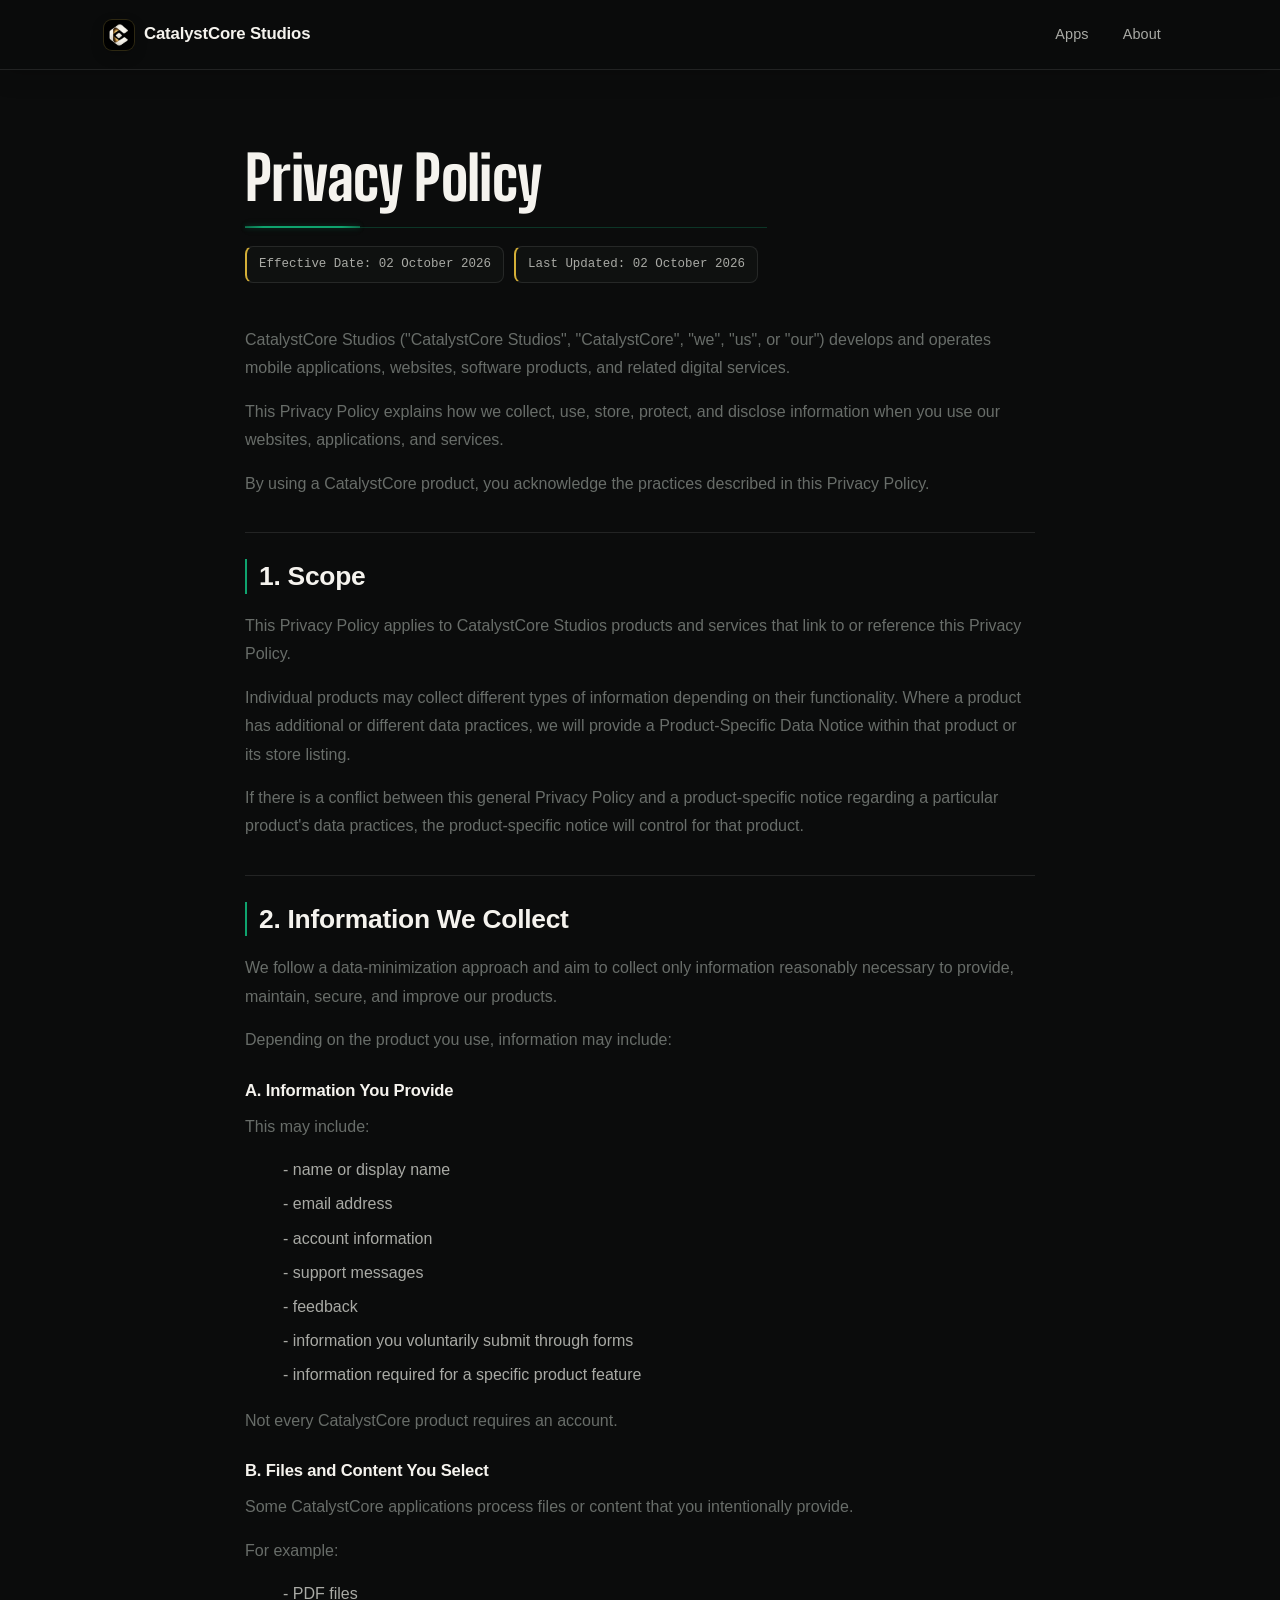
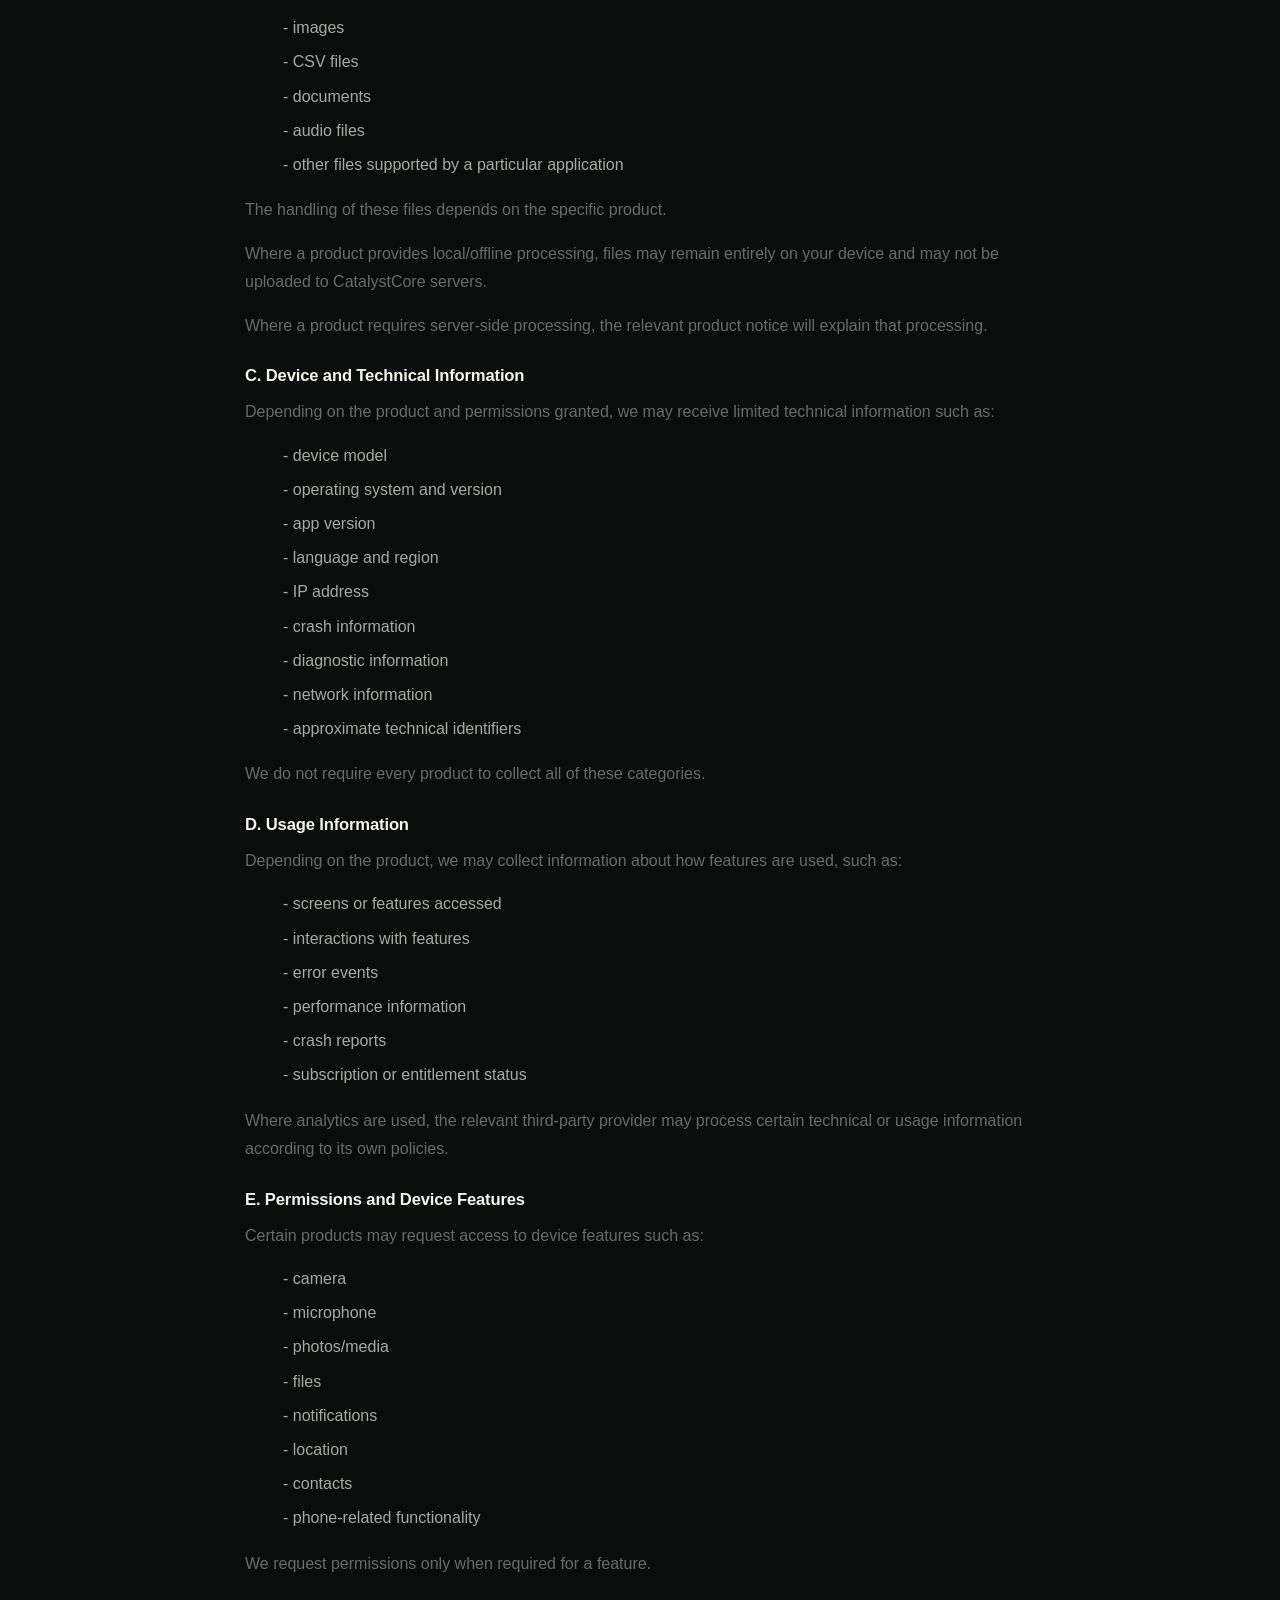
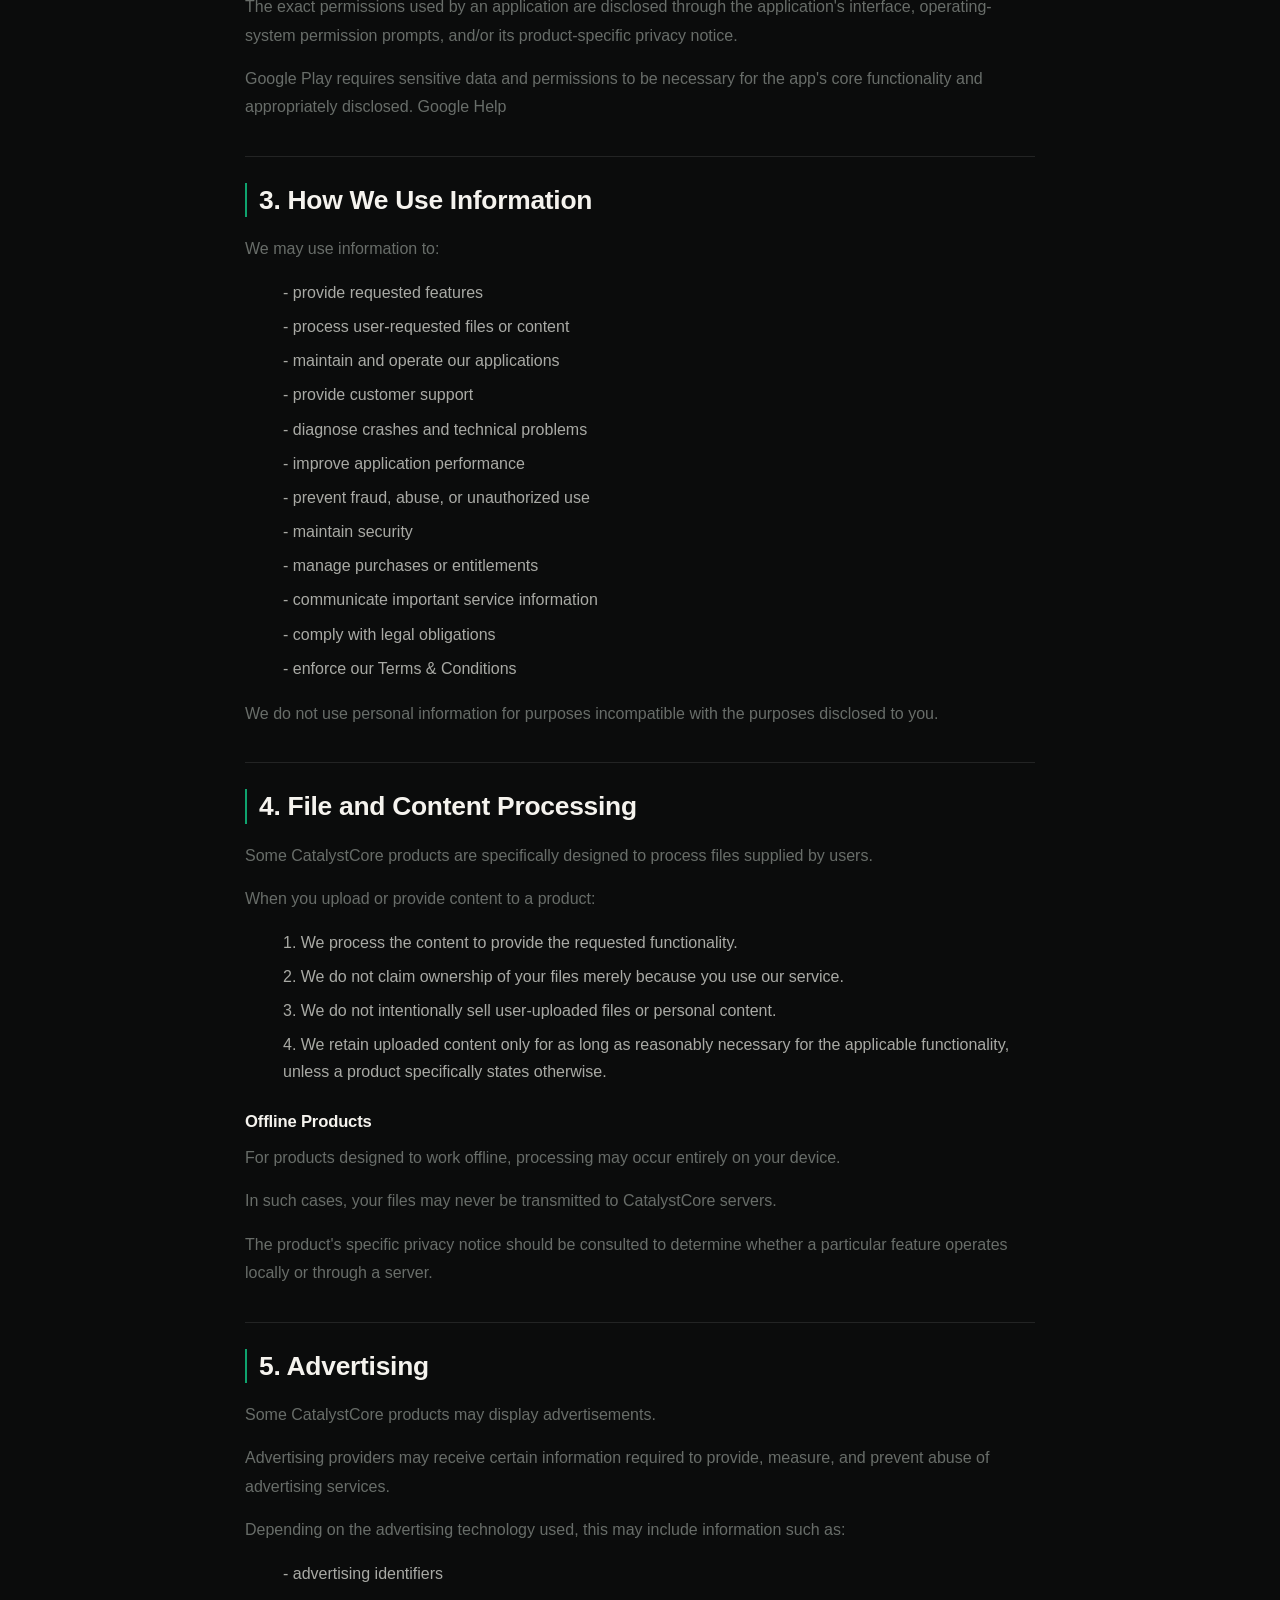
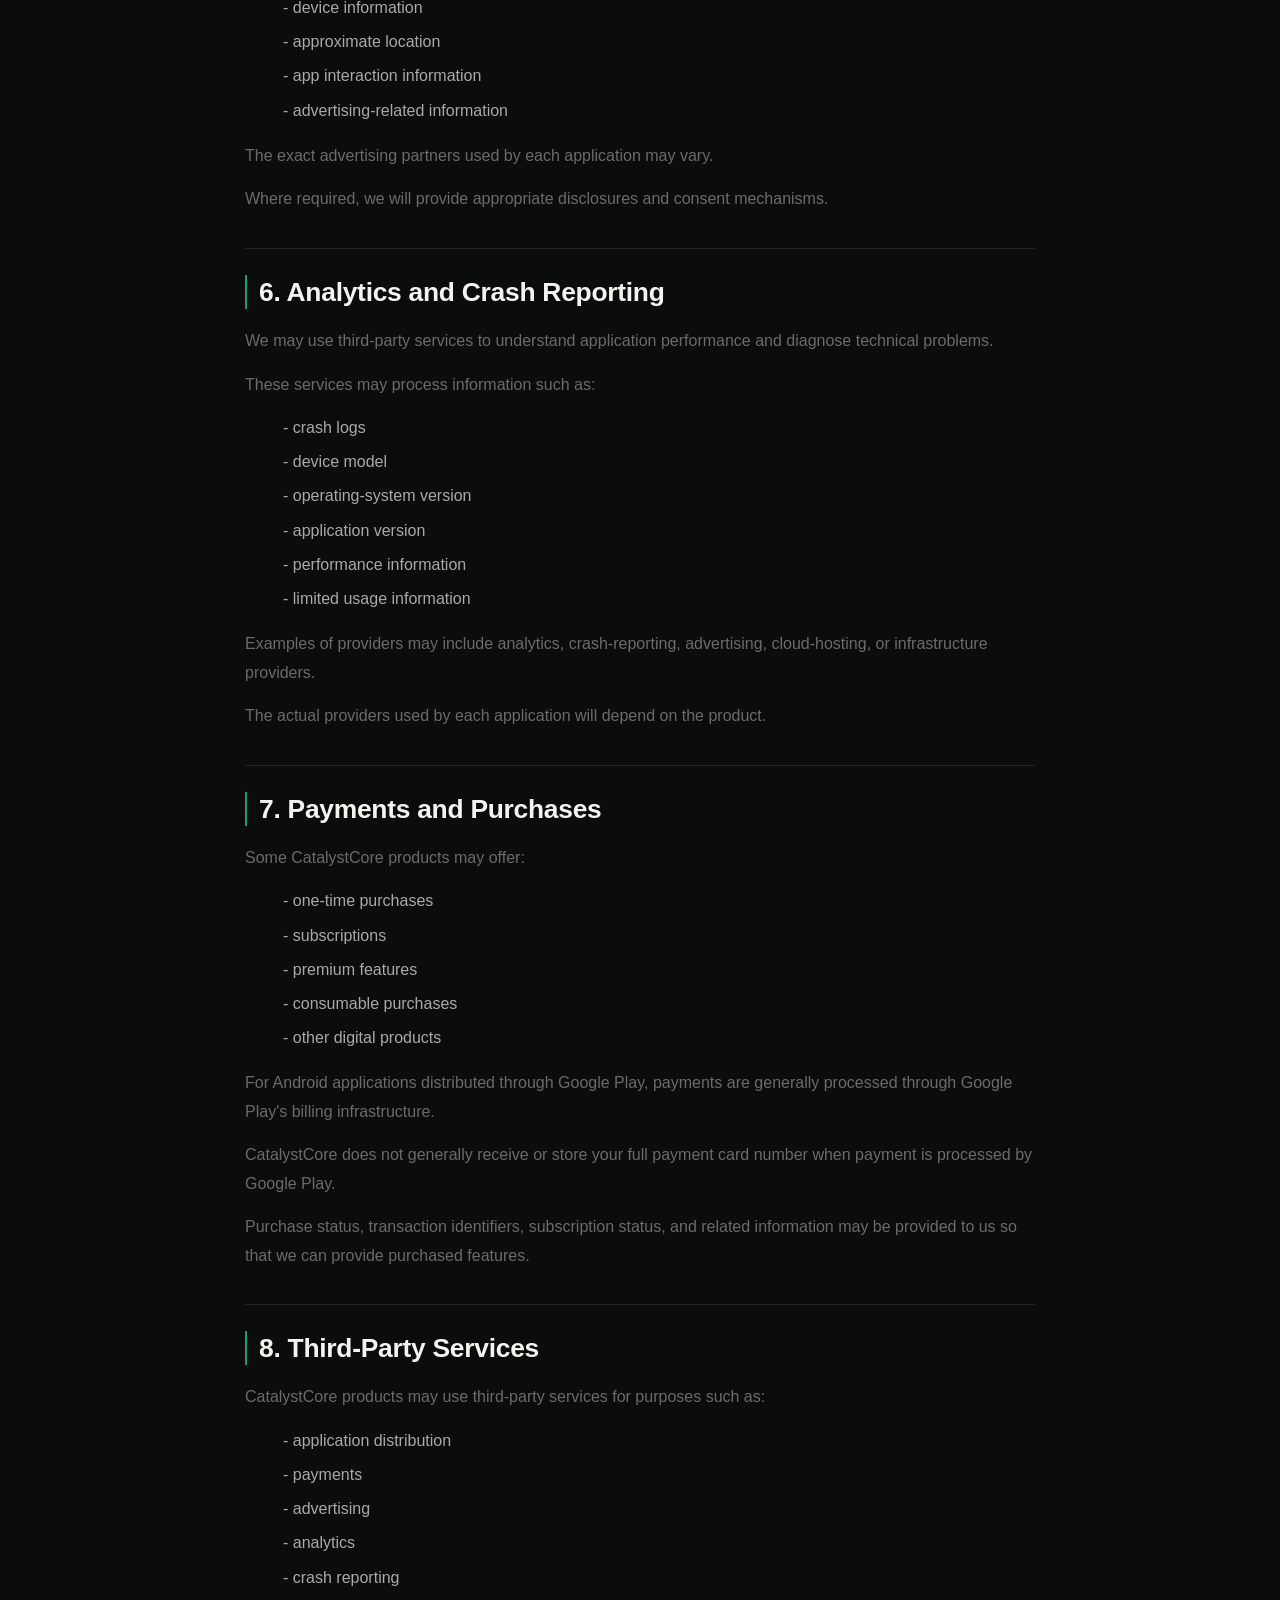
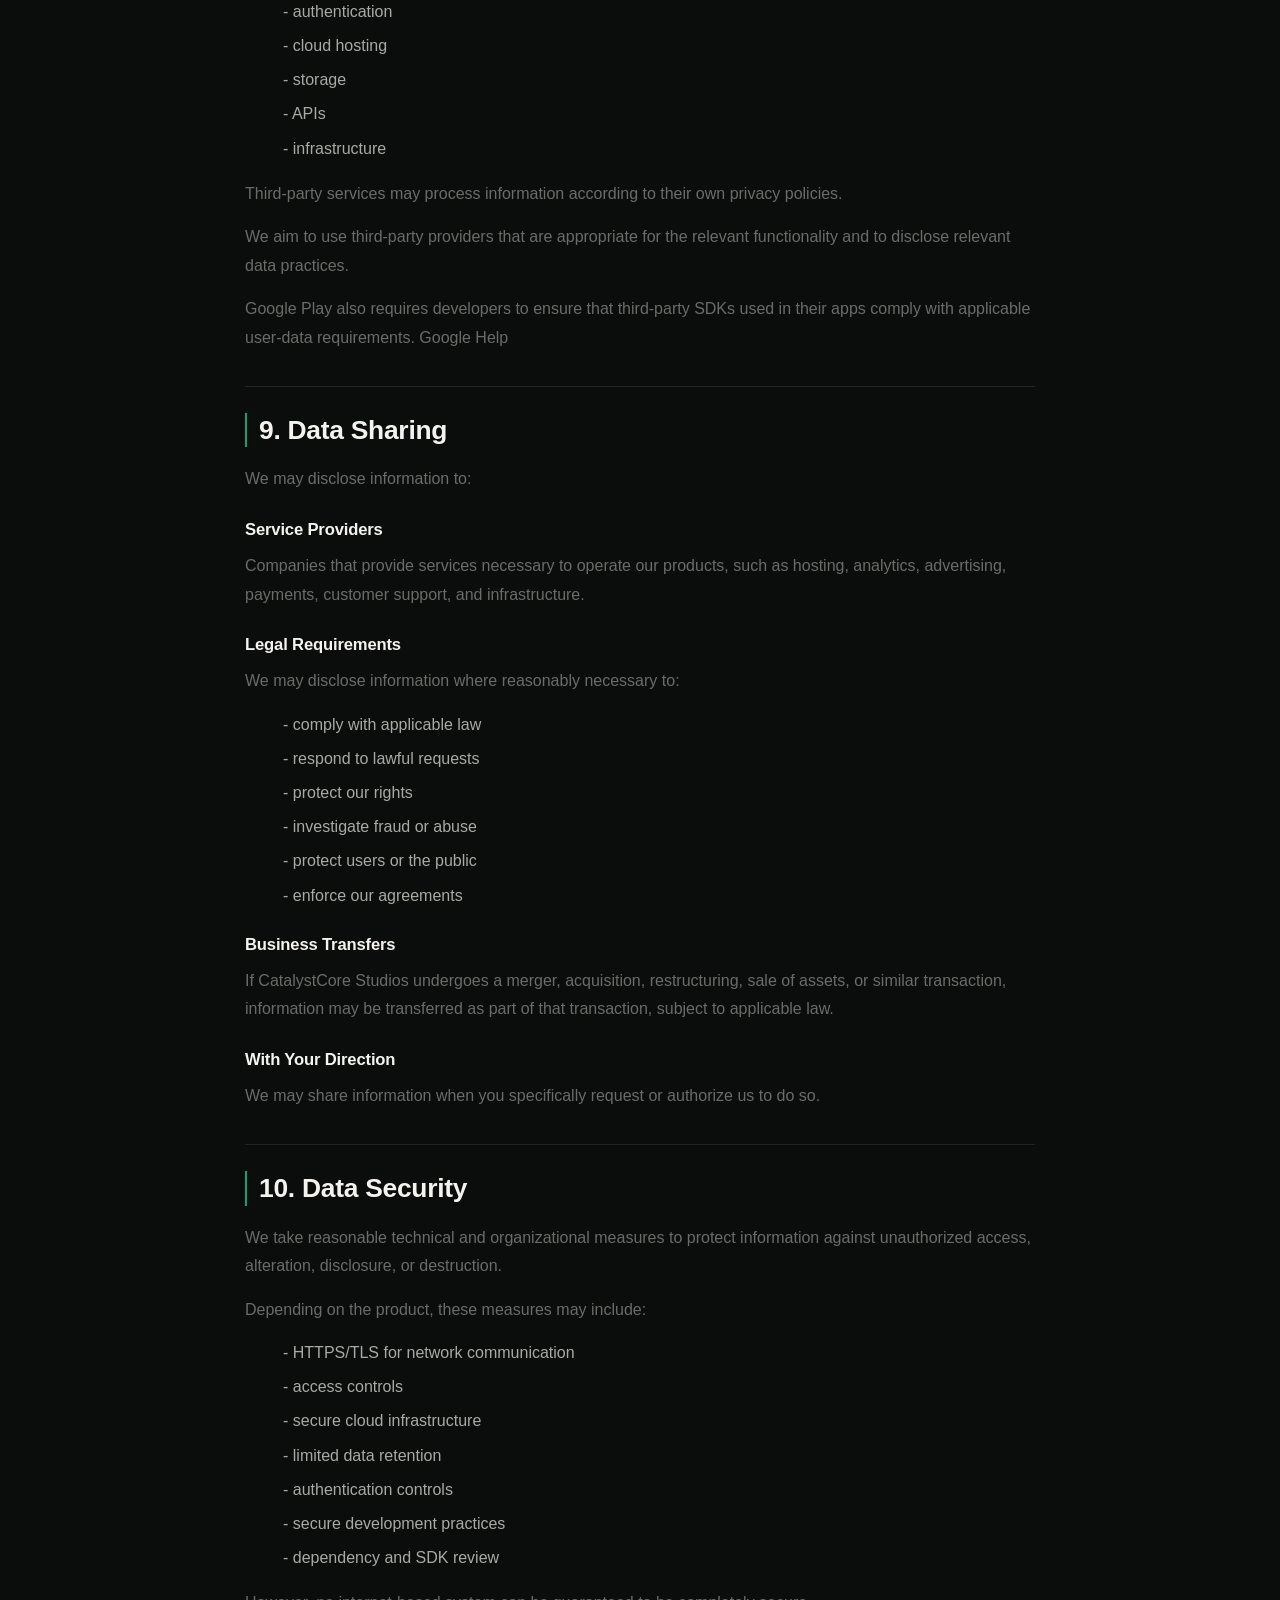
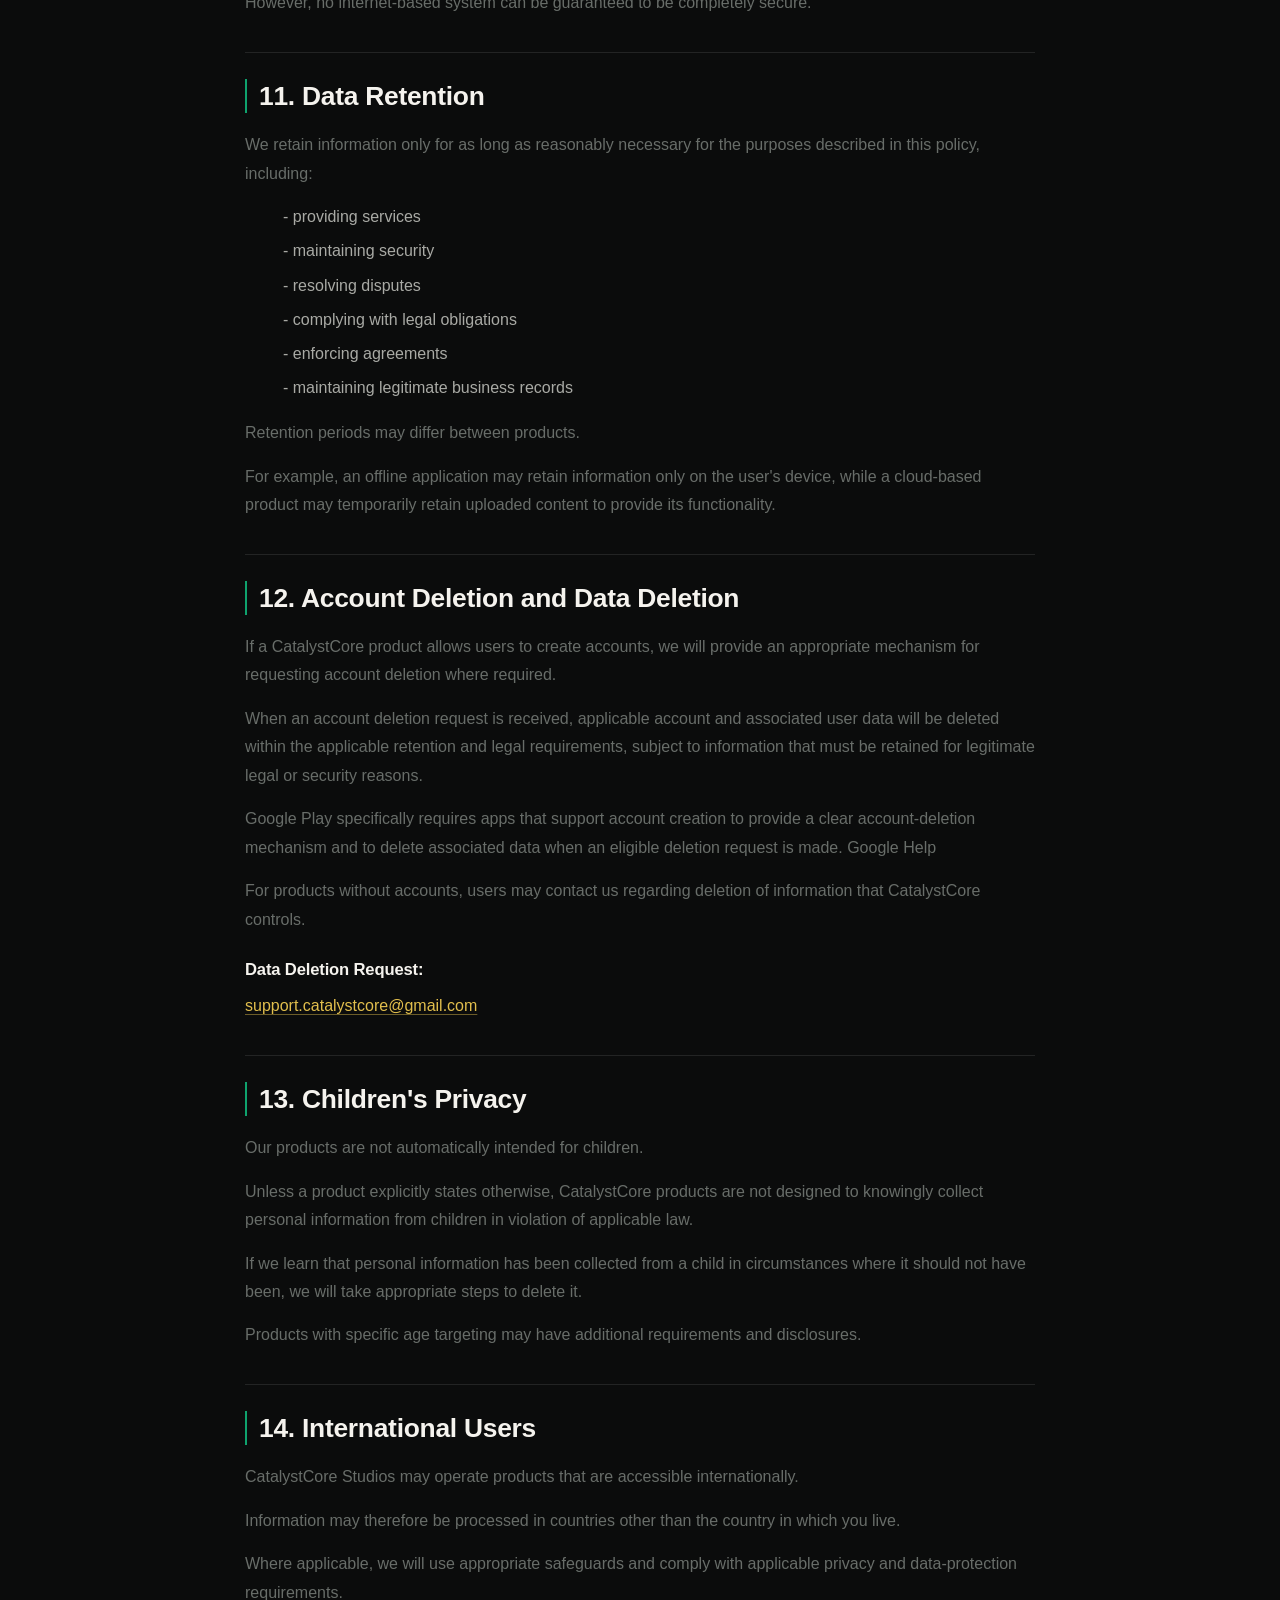
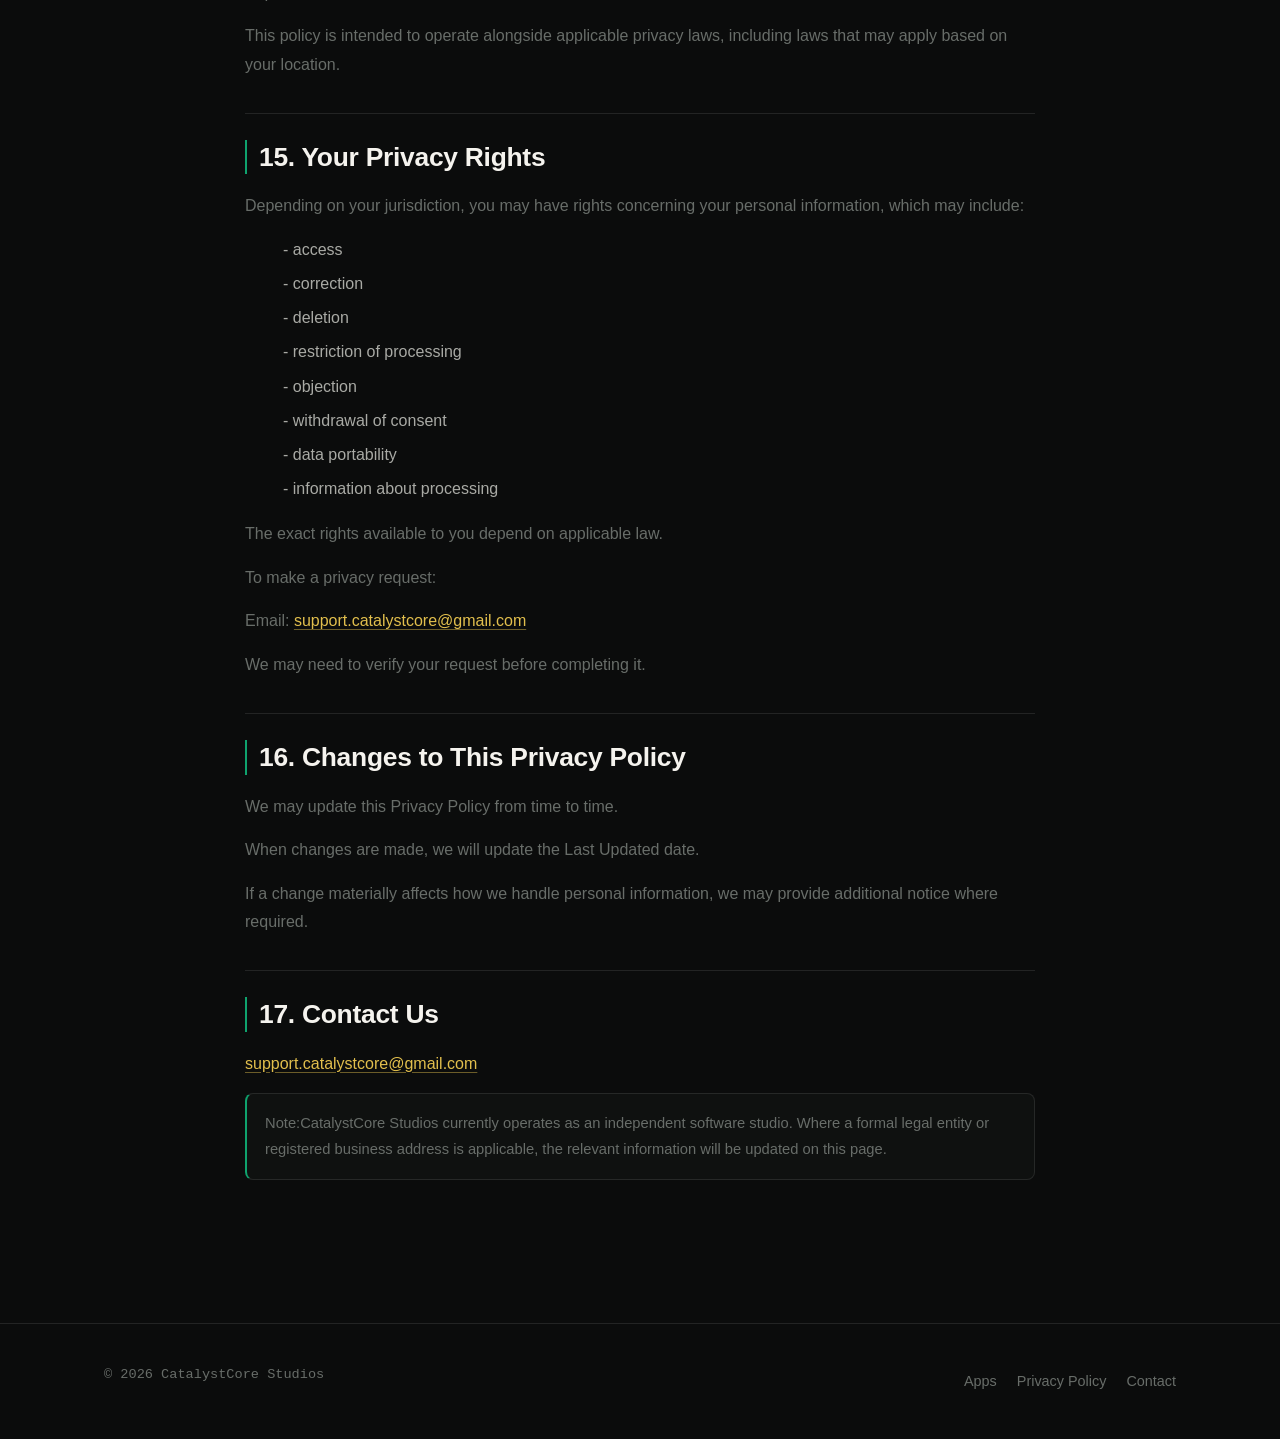
<file: apps/grind-quest/privacy.html>
﻿<!DOCTYPE html>
<html lang="en">
<head>
  <meta charset="UTF-8" />
  <meta name="viewport" content="width=device-width, initial-scale=1.0" />
  <title>Grind Quest Privacy Policy | CatalystCore Studios</title>
  <meta name="description" content="Privacy Policy for Grind Quest by CatalystCore Studios." />
  <meta http-equiv="refresh" content="0;url=/apps/privacy.html" />
  <link rel="canonical" href="https://example.github.io/catalystcore-studios/apps/privacy.html" />
</head>
<body>
  <p>Redirecting to the <a href="/apps/privacy.html">Privacy Policy</a>.</p>
  <script>window.location.replace("/apps/privacy.html");</script>
</body>
</html>
</file>
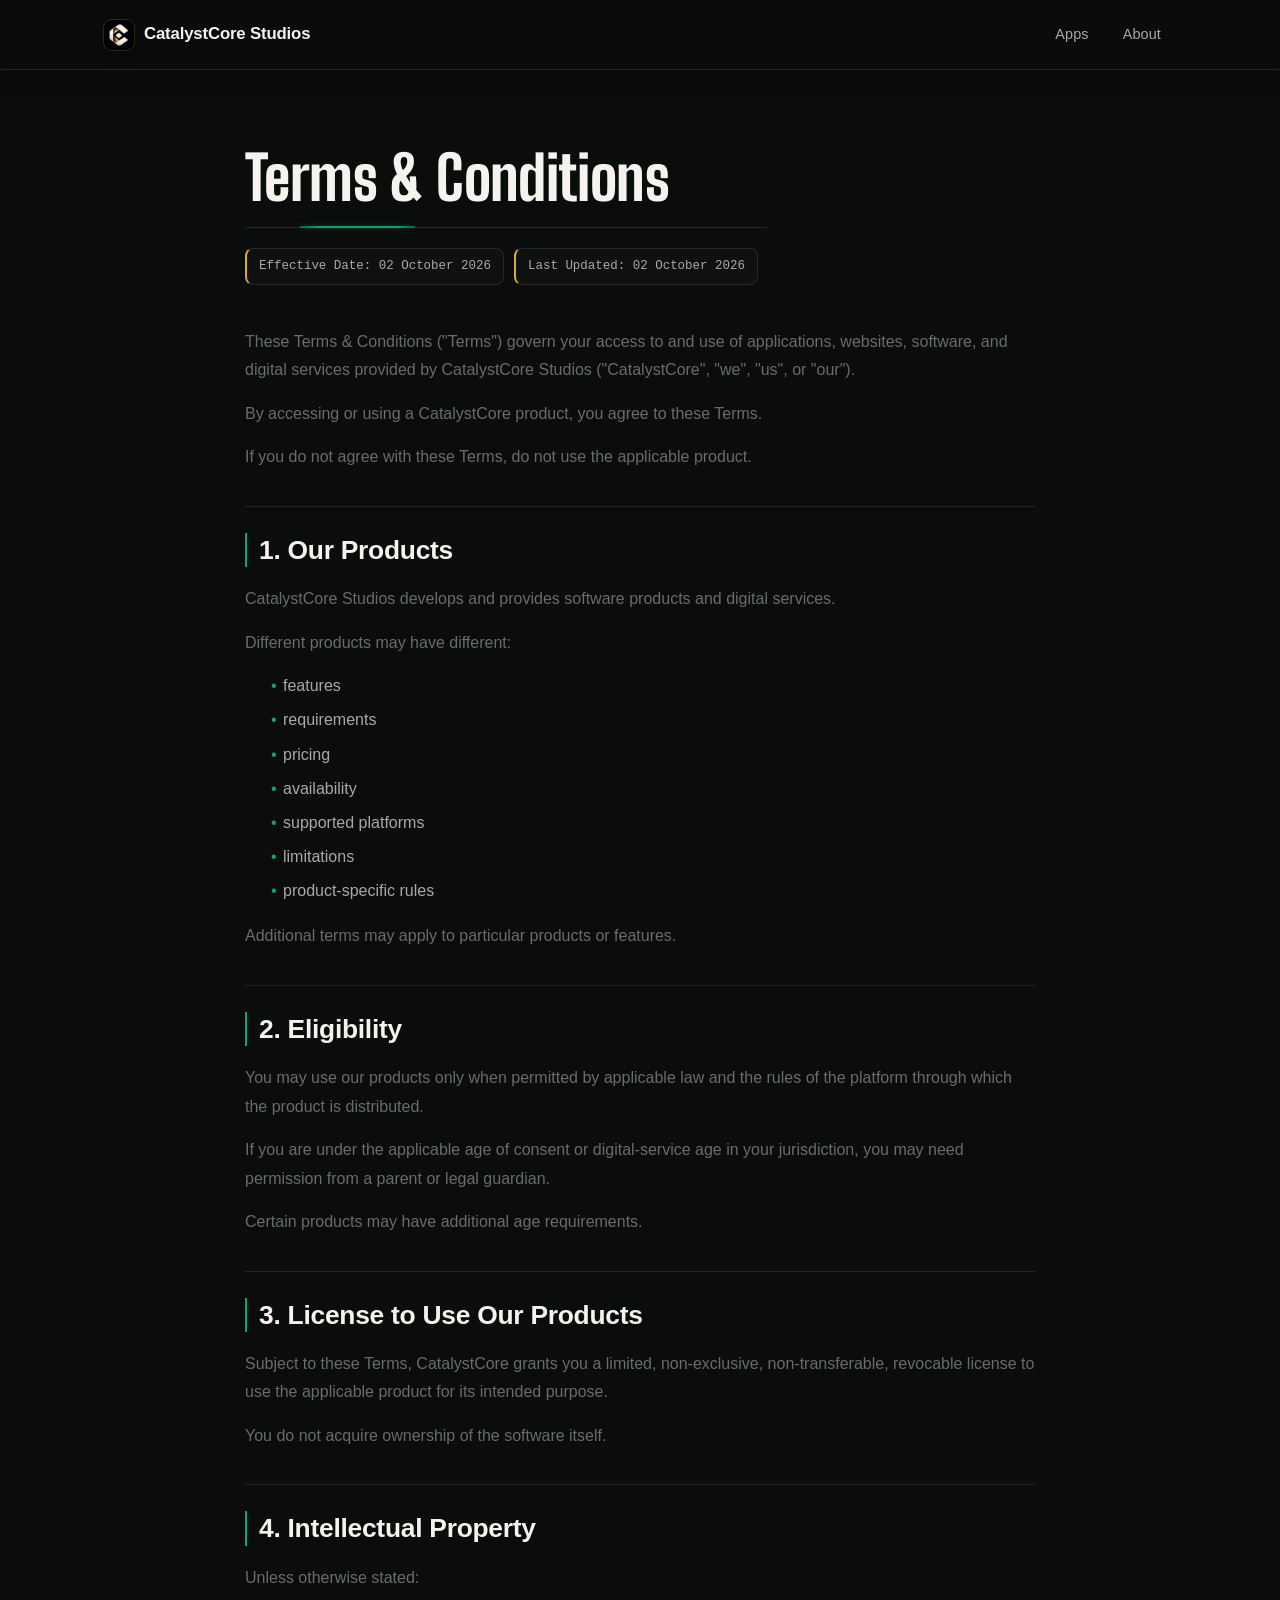
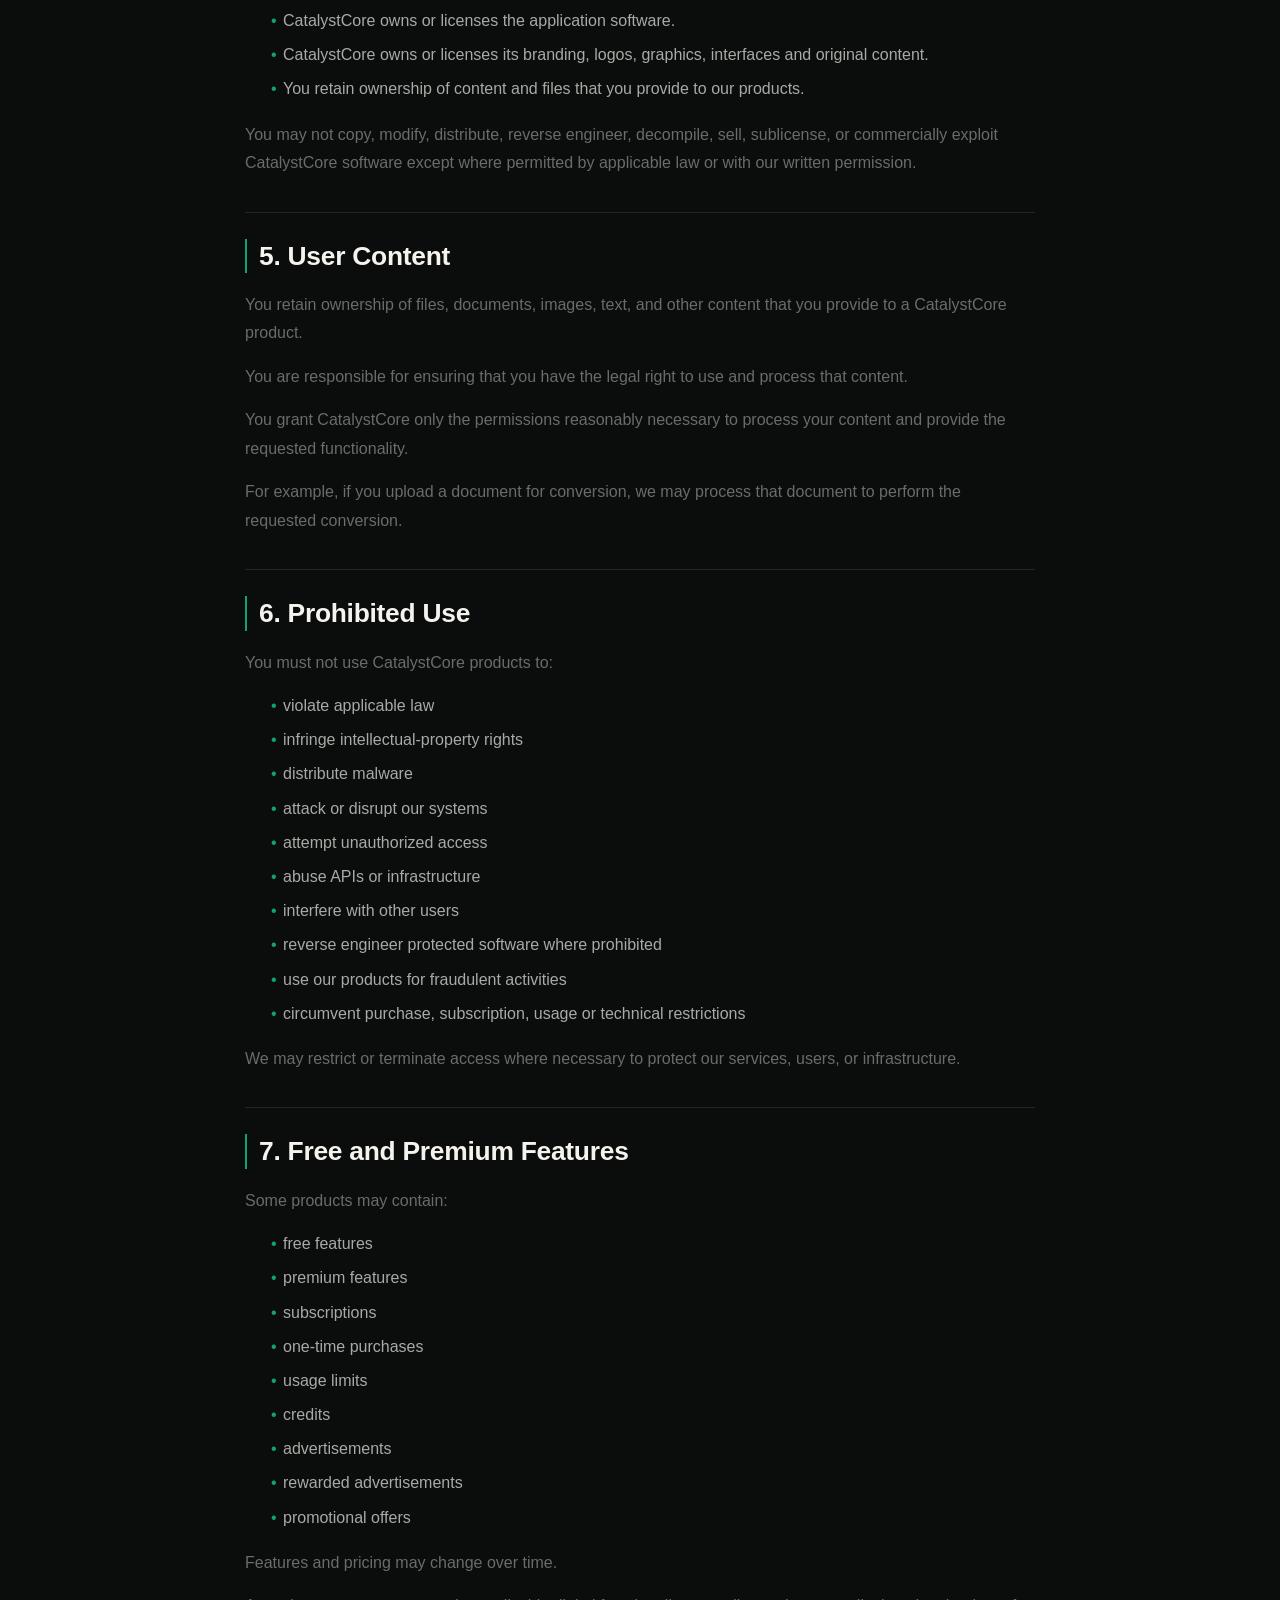
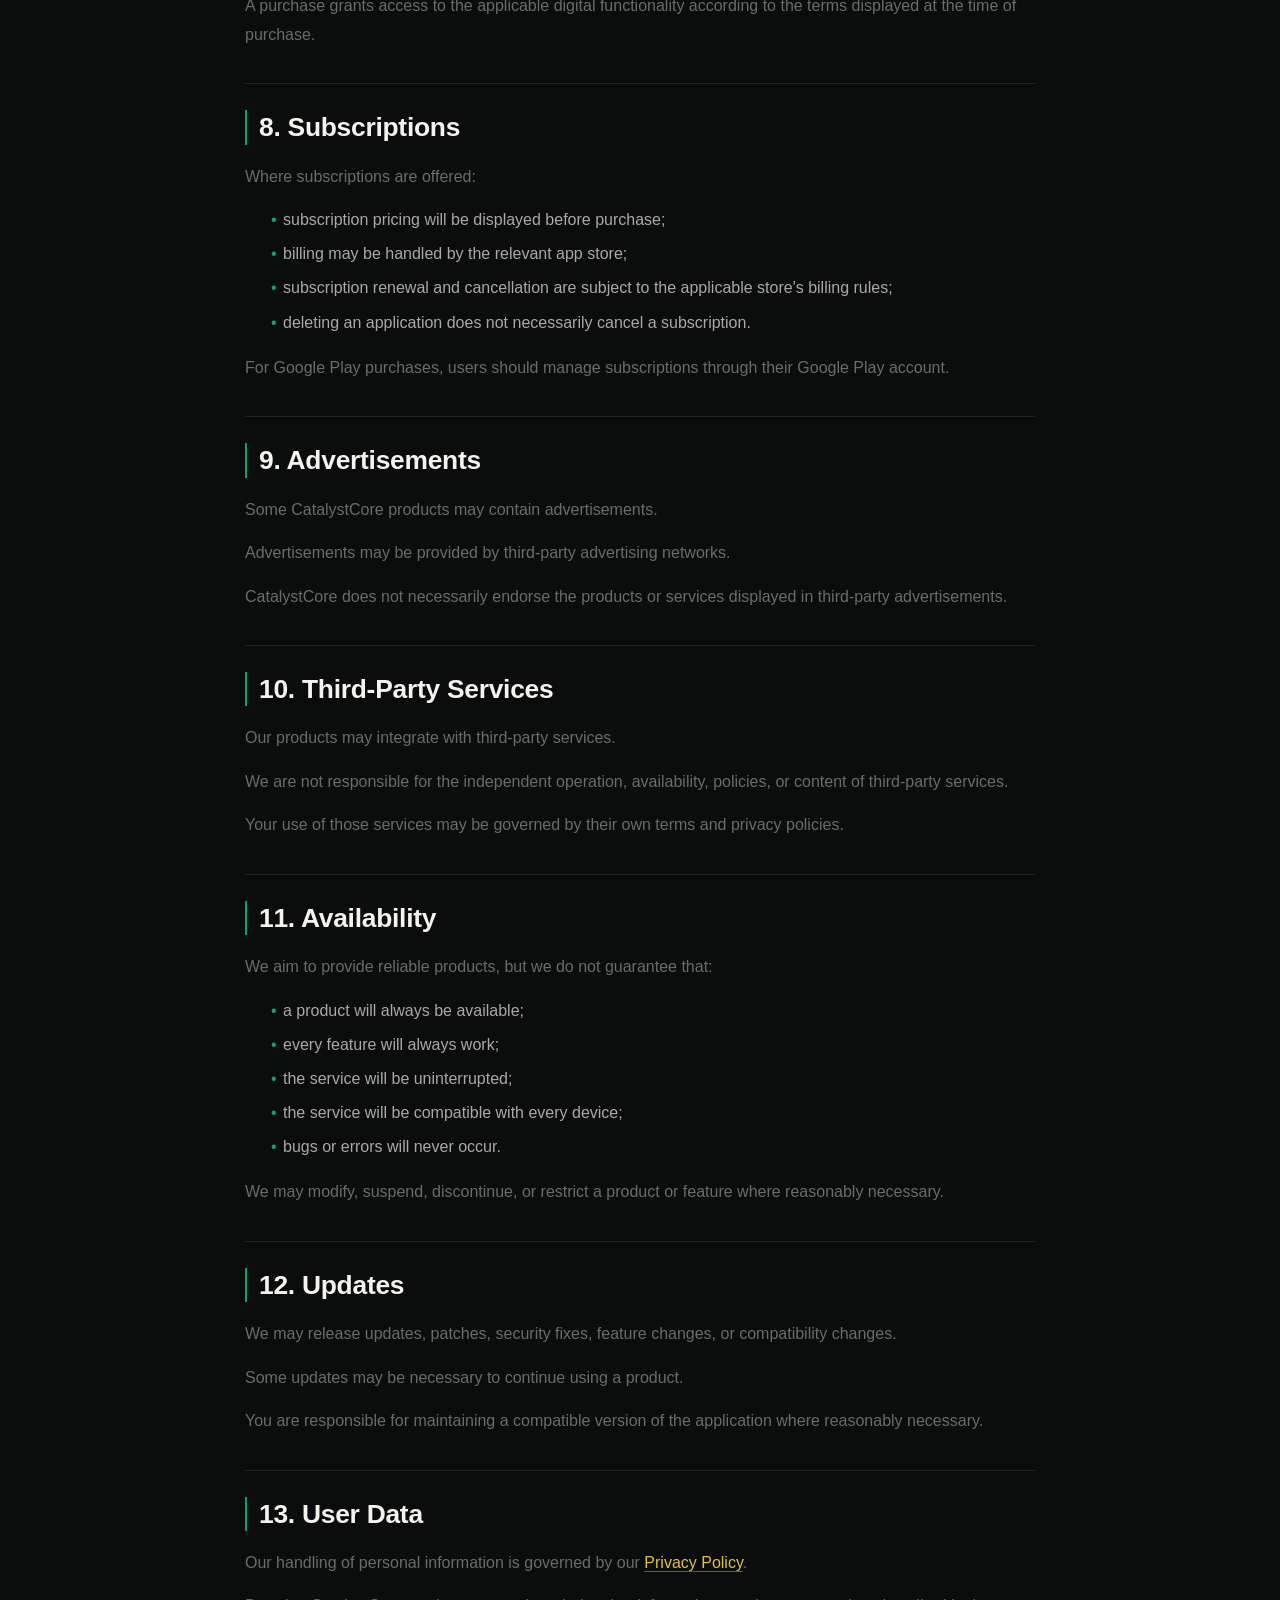
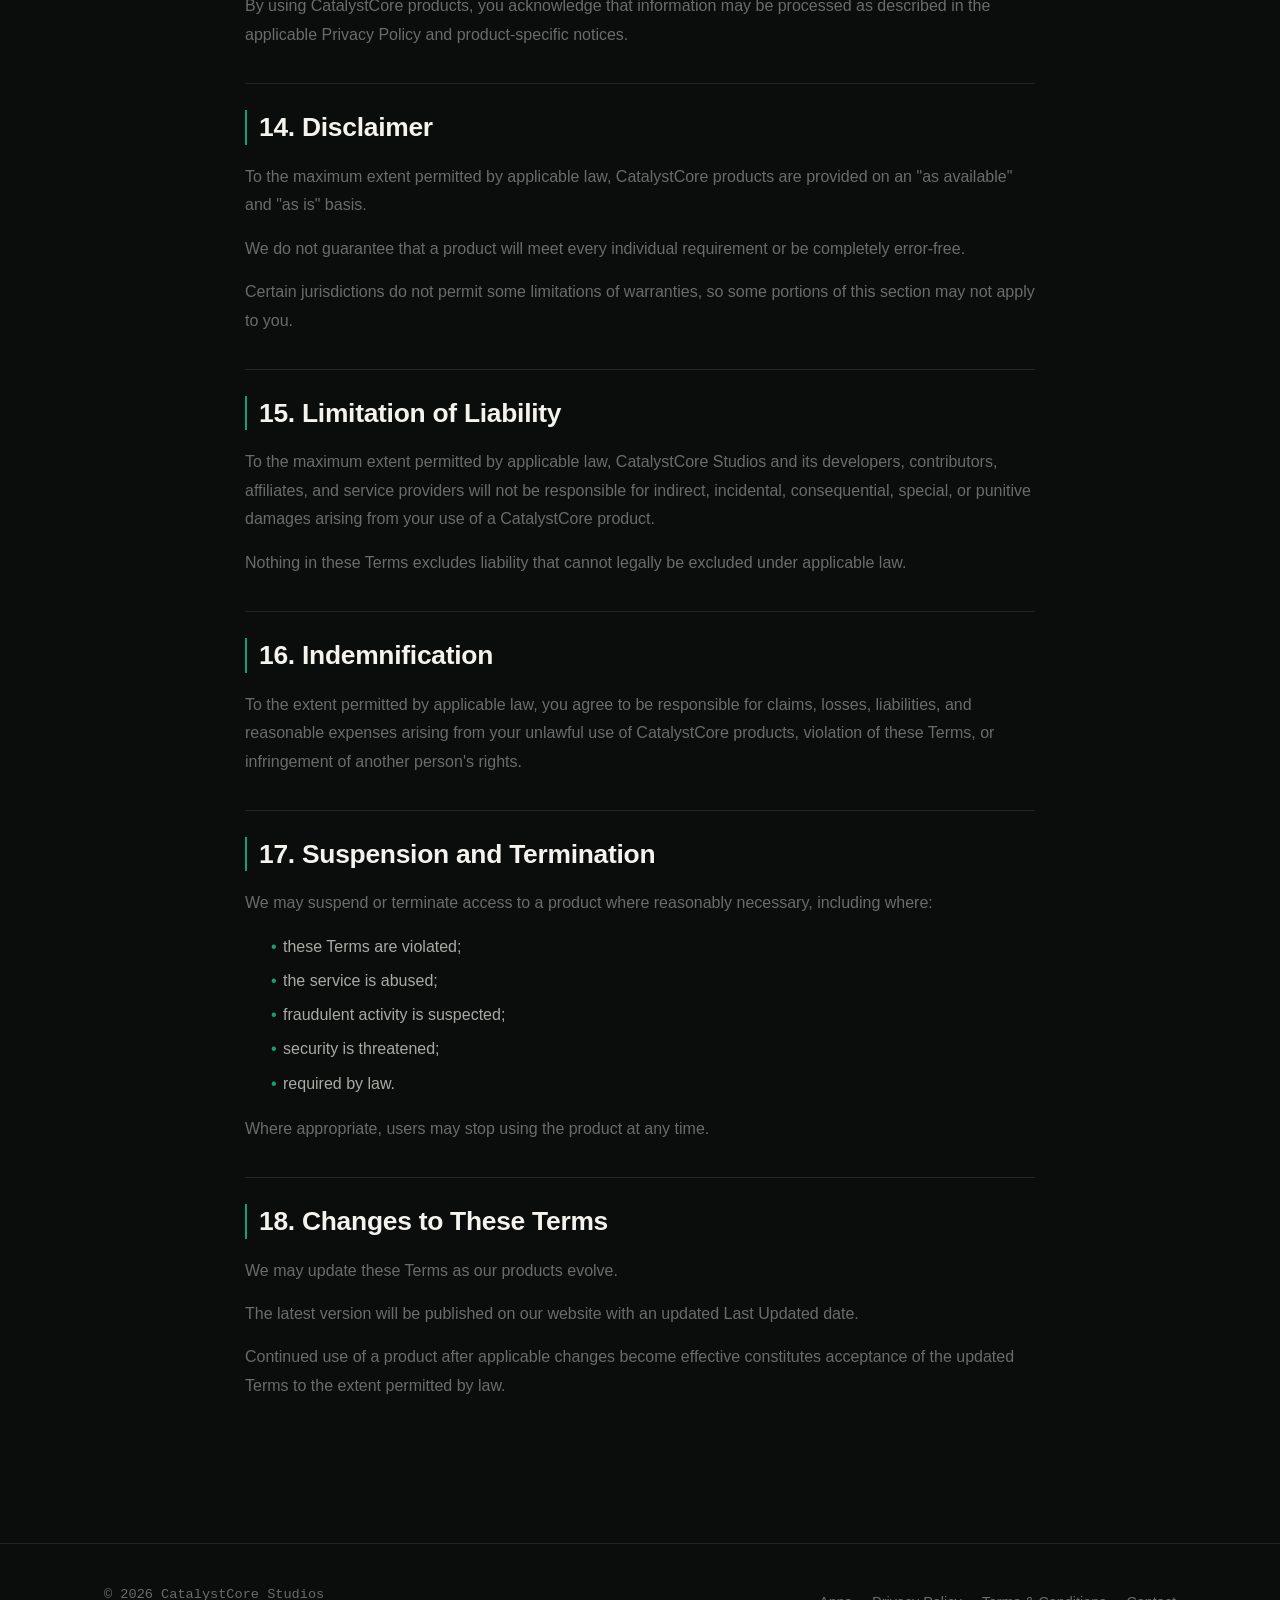
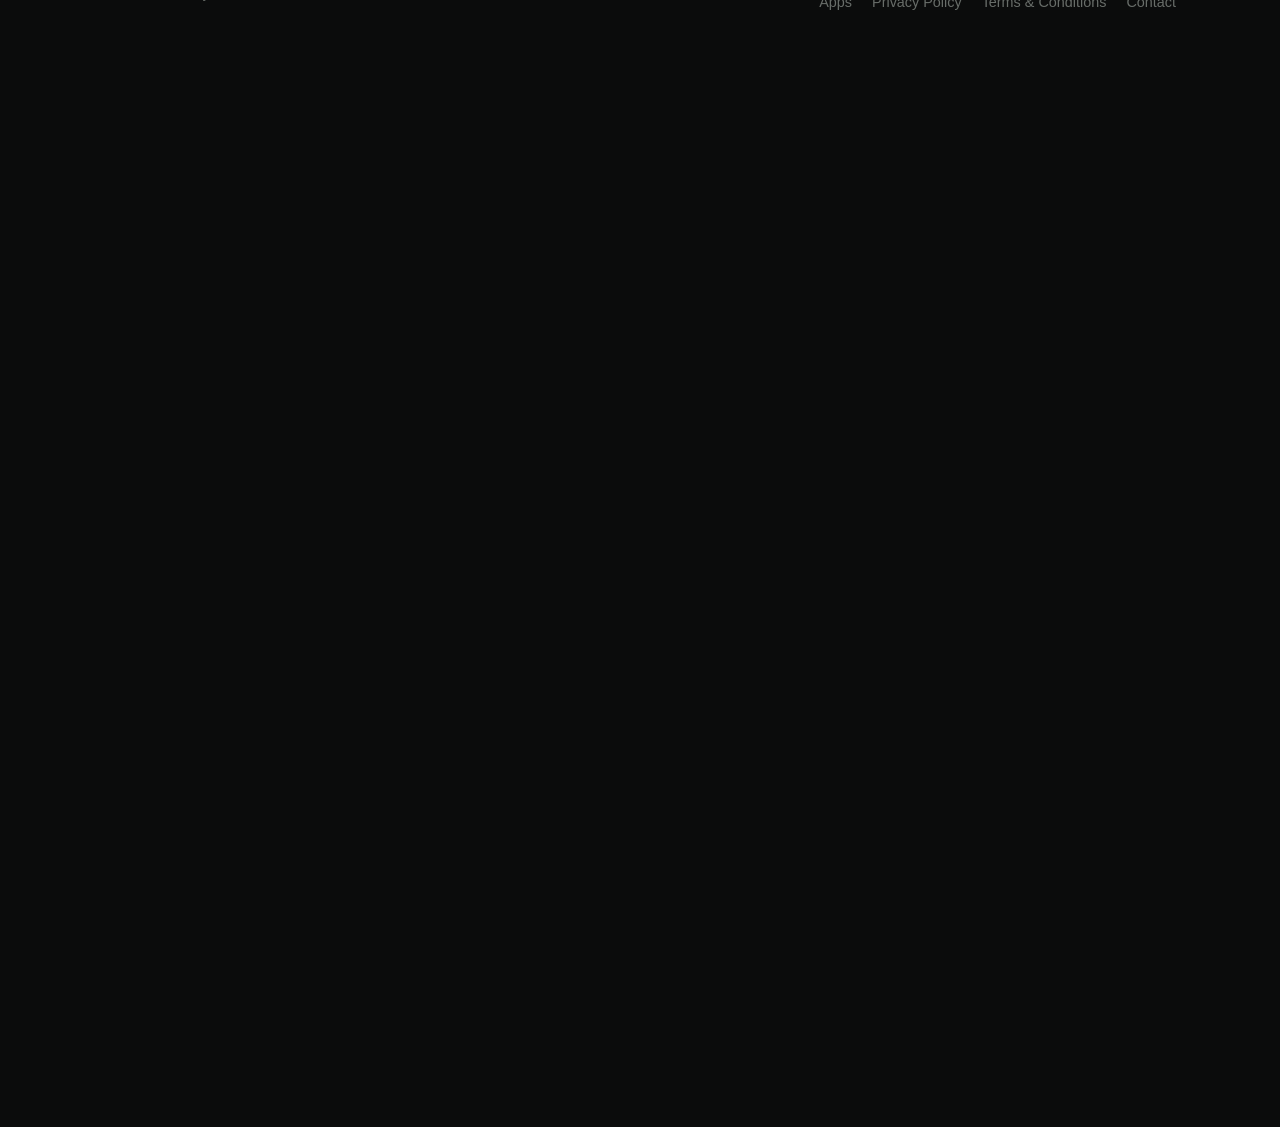
<file: apps/grind-quest/terms.html>
<!DOCTYPE html>
<html lang="en">
<head>
  <meta charset="UTF-8" />
  <meta name="viewport" content="width=device-width, initial-scale=1.0" />
  <meta http-equiv="refresh" content="0; url=/apps/terms.html" />
  <title>Terms &amp; Conditions | CatalystCore Studios</title>
  <link rel="canonical" href="https://example.github.io/catalystcore-studios/apps/terms.html" />
</head>
<body>
  <p>These Terms &amp; Conditions have moved. <a href="/apps/terms.html">Continue to the Terms &amp; Conditions</a>.</p>
</body>
</html>
</file>
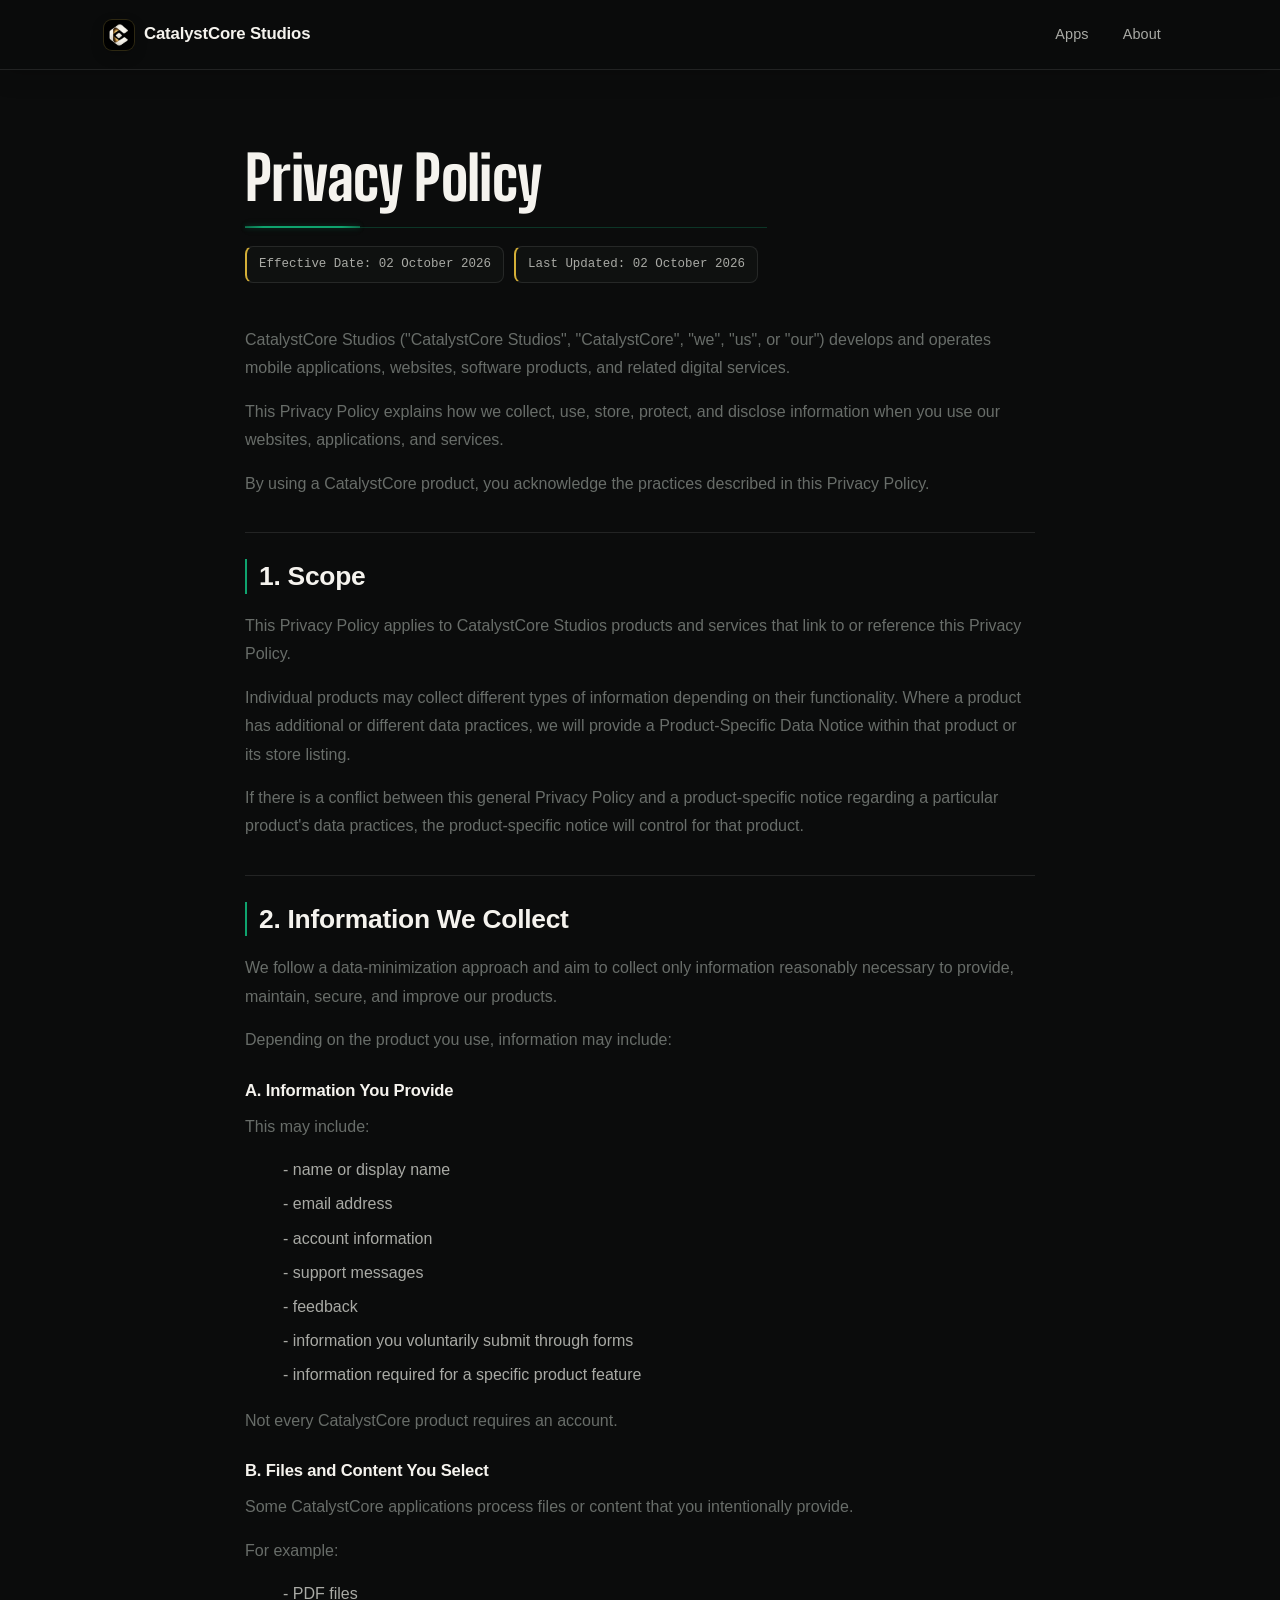
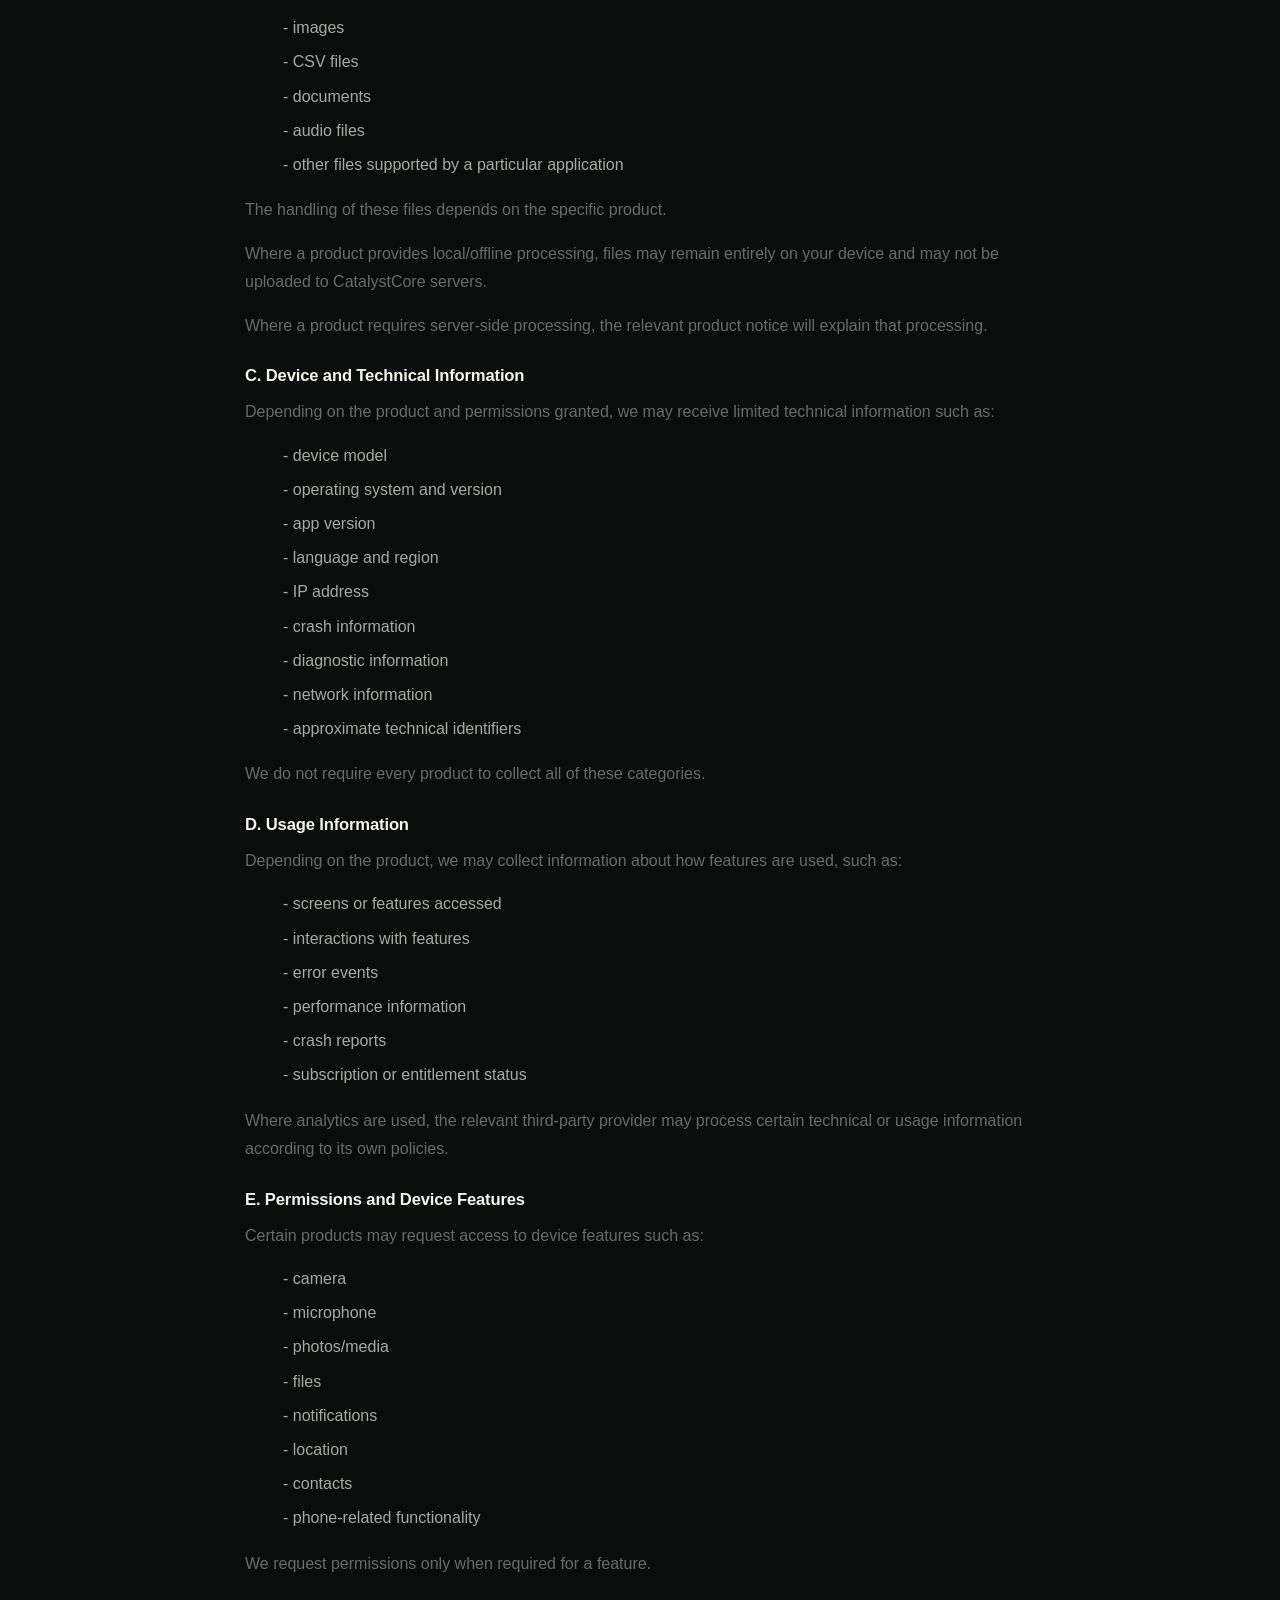
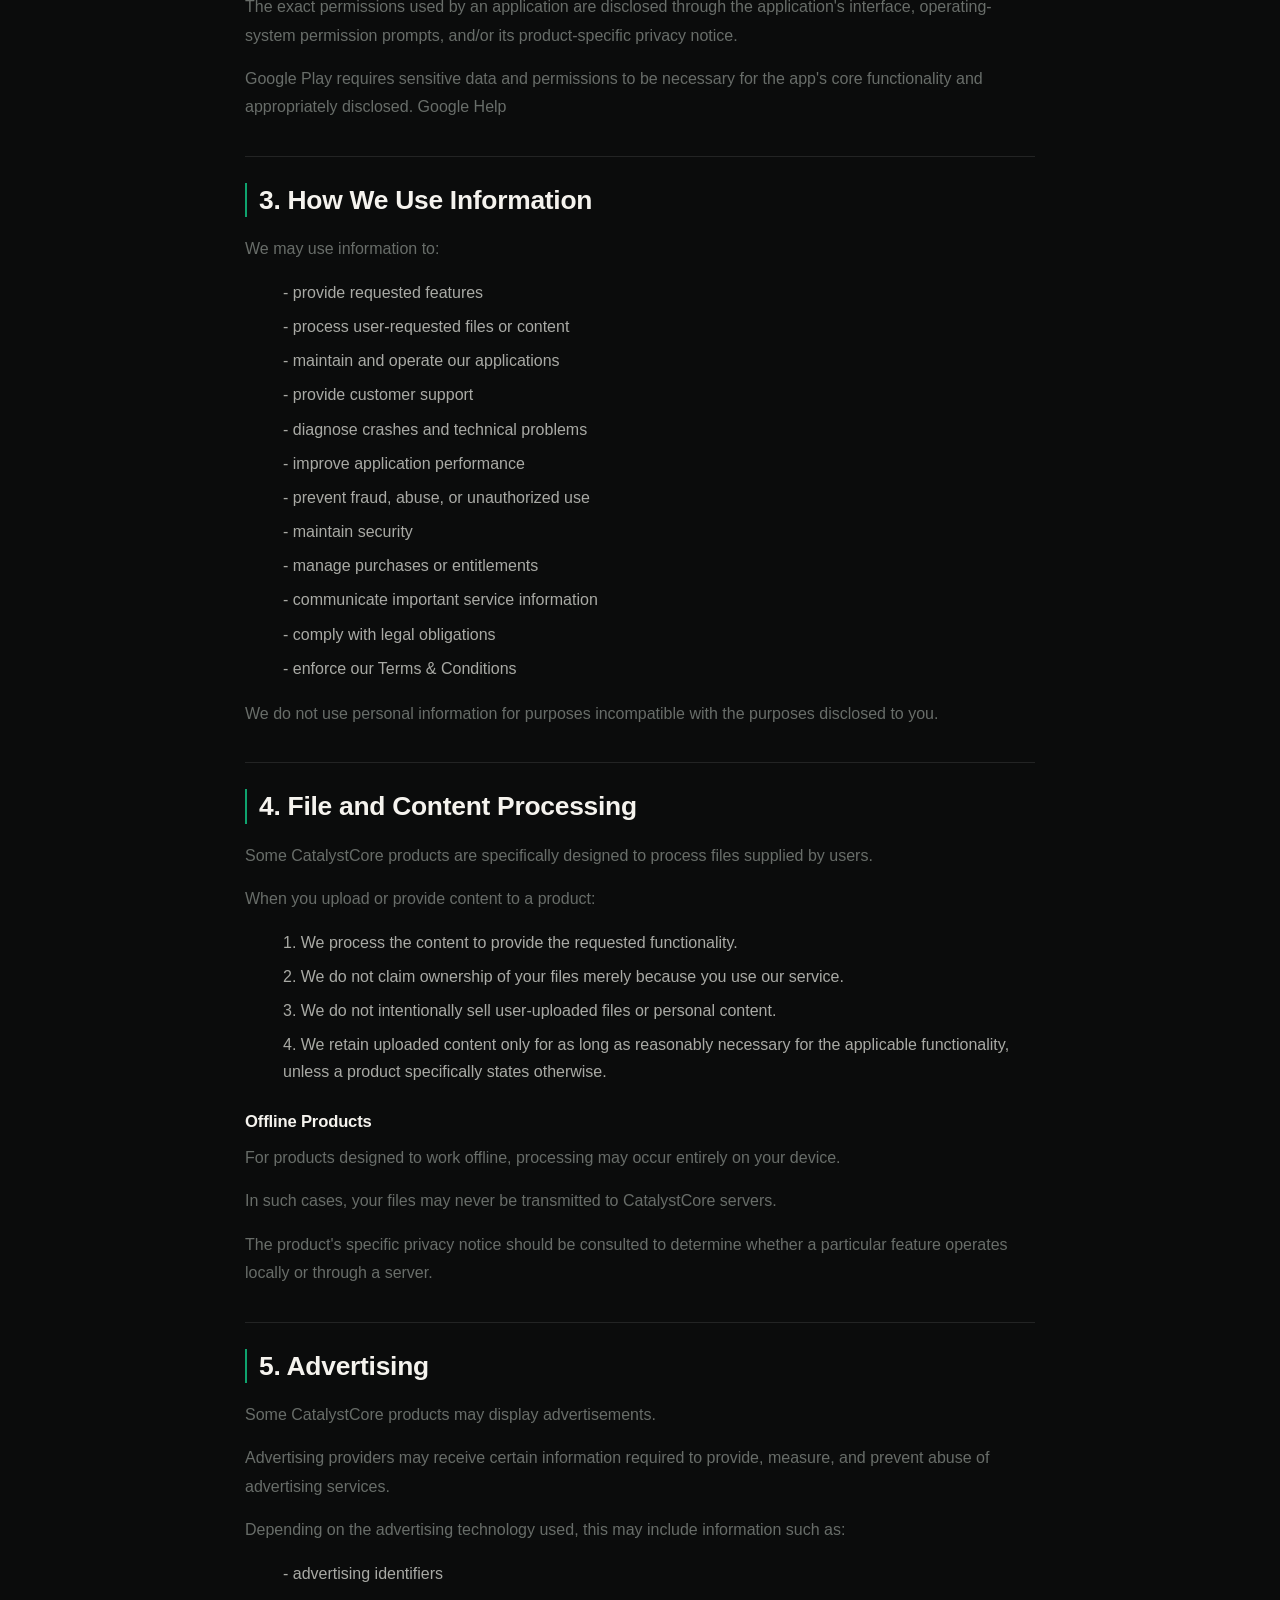
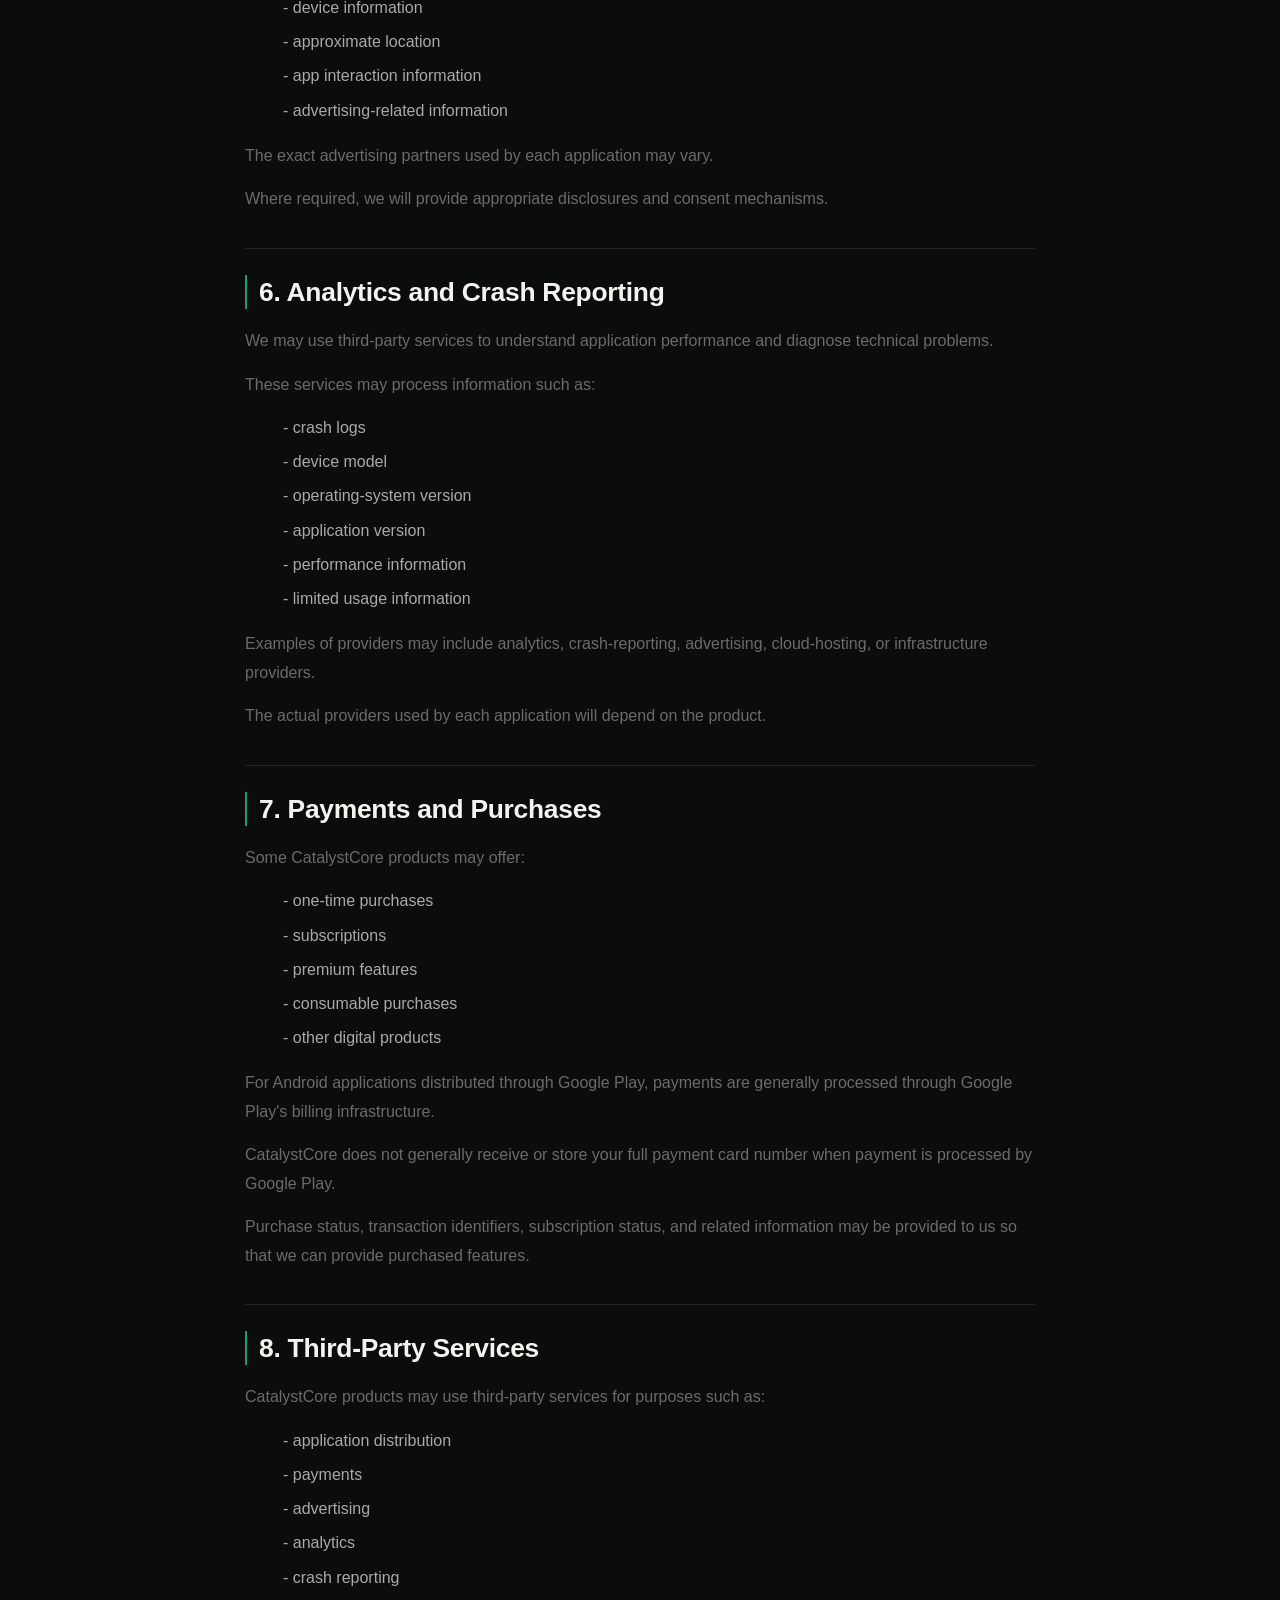
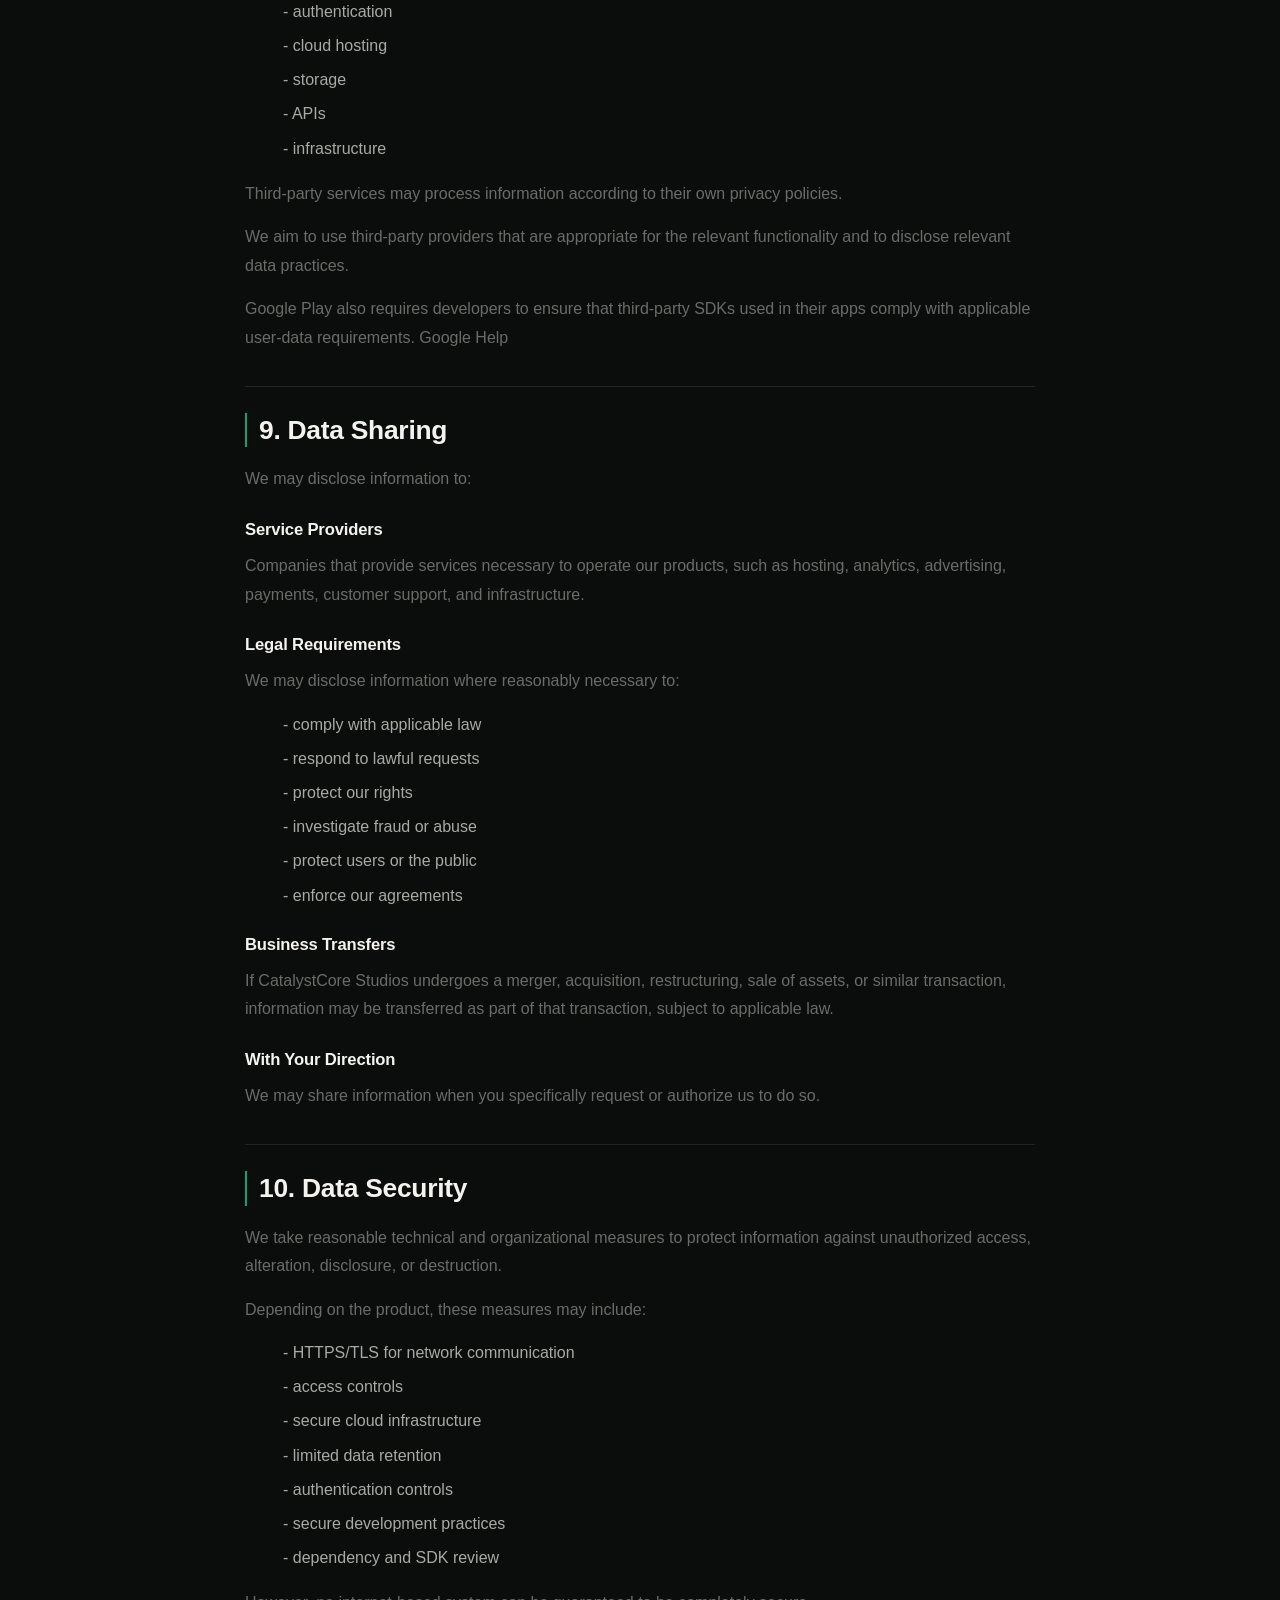
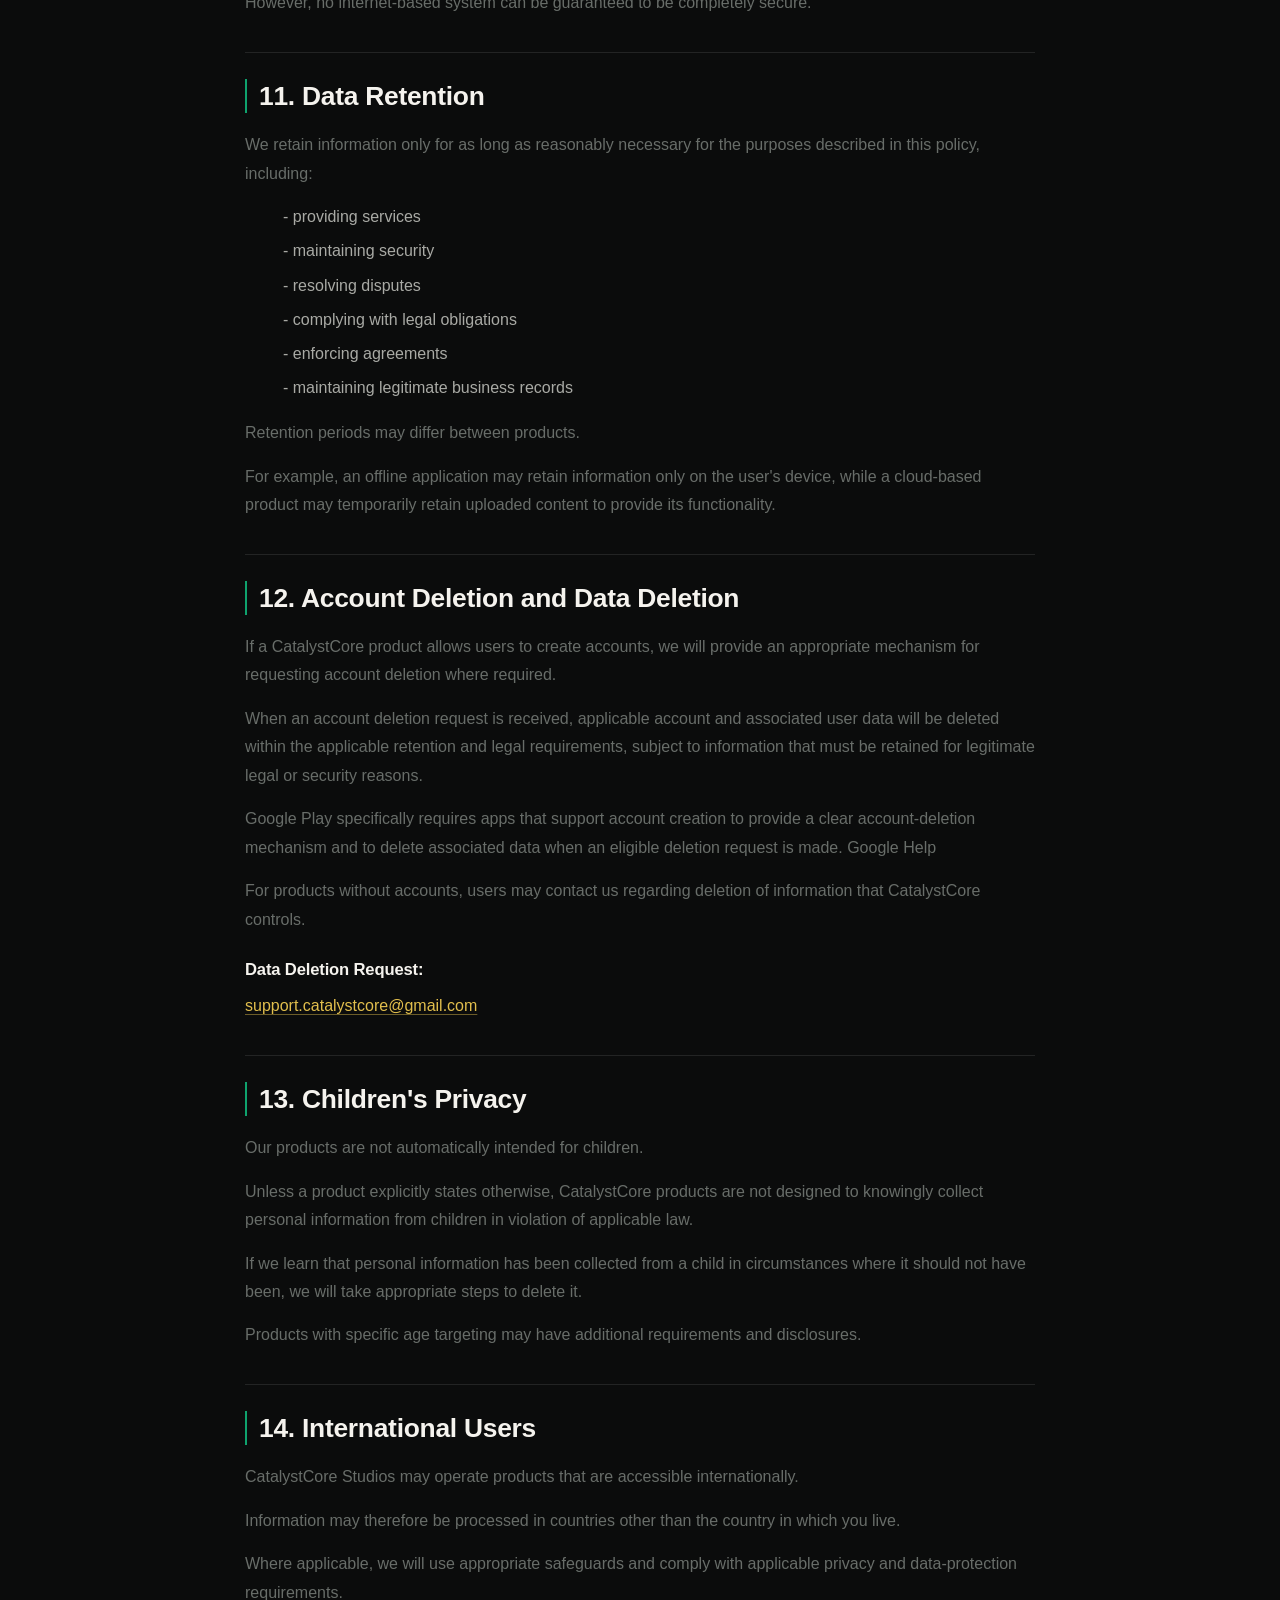
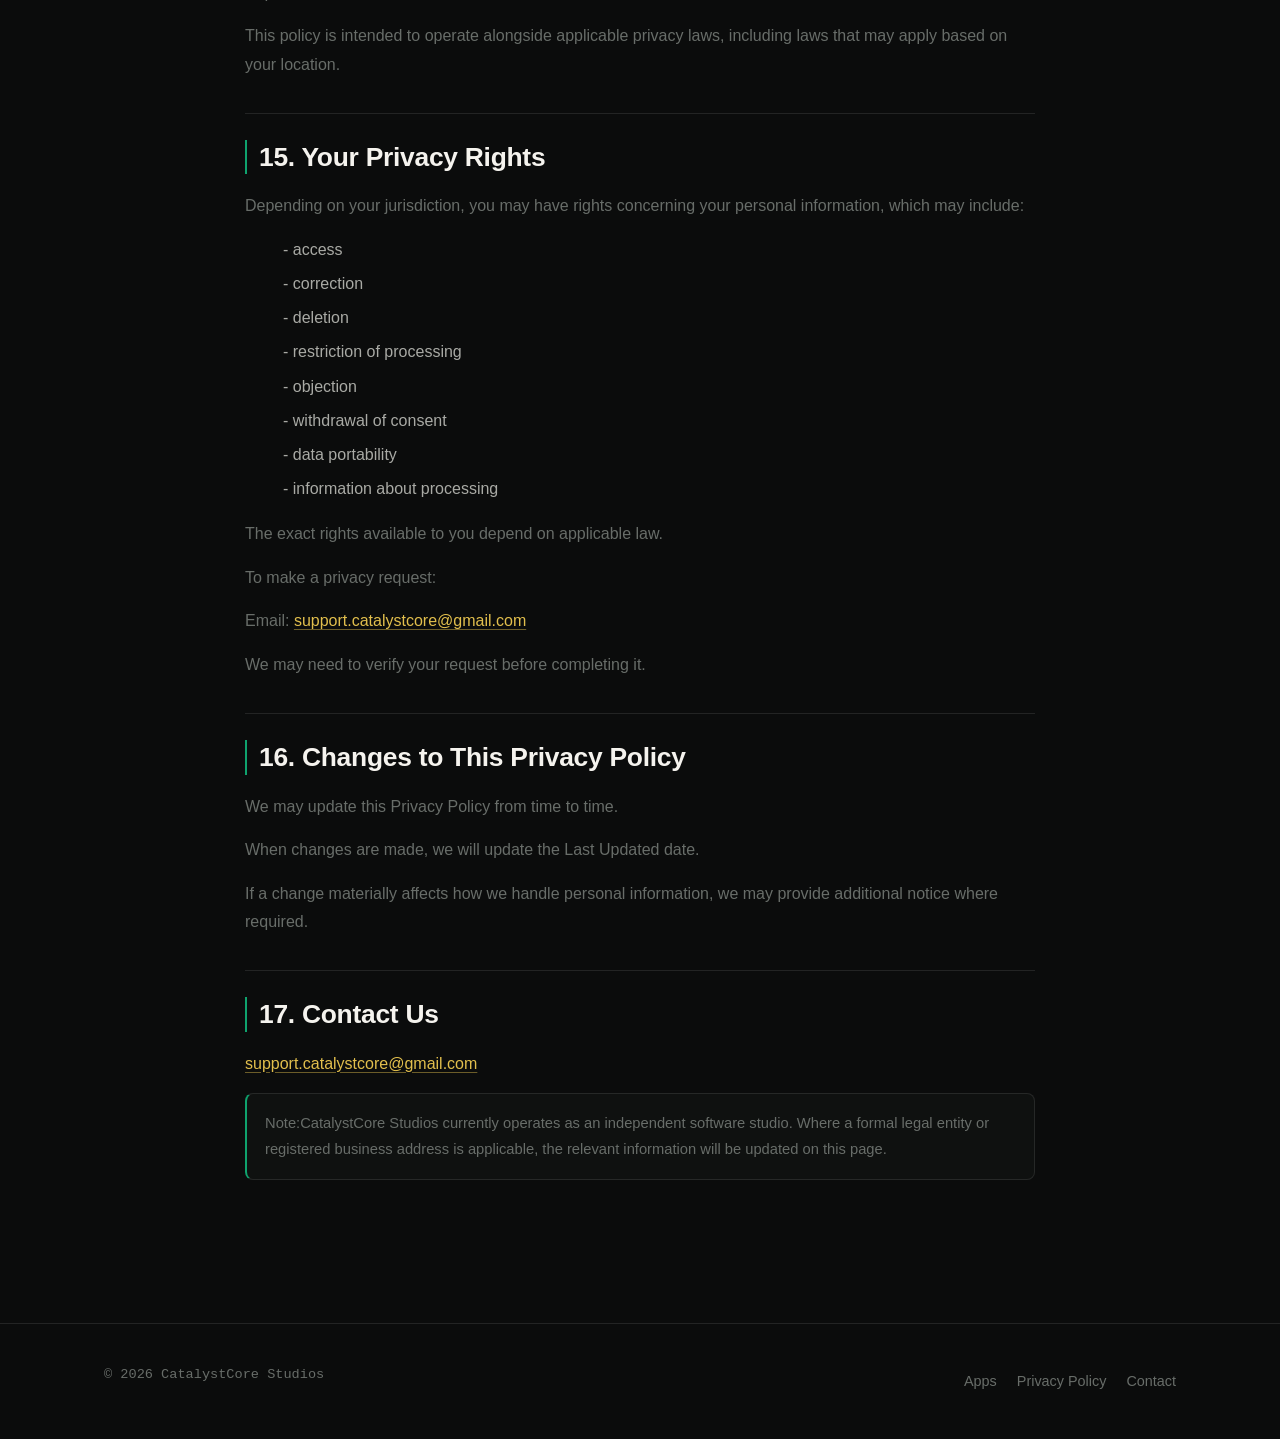
<file: apps/pdf-image-toolkit/privacy.html>
﻿<!DOCTYPE html>
<html lang="en">
<head>
  <meta charset="UTF-8" />
  <meta name="viewport" content="width=device-width, initial-scale=1.0" />
  <title>PDF &amp; Image Toolkit Privacy Policy | CatalystCore Studios</title>
  <meta name="description" content="Privacy Policy for PDF &amp; Image Toolkit by CatalystCore Studios." />
  <meta http-equiv="refresh" content="0;url=/apps/privacy.html" />
  <link rel="canonical" href="https://example.github.io/catalystcore-studios/apps/privacy.html" />
</head>
<body>
  <p>Redirecting to the <a href="/apps/privacy.html">Privacy Policy</a>.</p>
  <script>window.location.replace("/apps/privacy.html");</script>
</body>
</html>
</file>
<file: css/style.css>
/* ==========================================================================
   CatalystCore Studios — Design System
   Signature: the "ascent box" — the key word of every major headline sits
   inside a solid, slightly-tilted accent block. It's a nod to the studio's
   name (catalyst → change → forward motion) and to Grind Quest's whole
   premise of leveling up one deliberate step at a time.
   ========================================================================== */

@import url("https://fonts.googleapis.com/css2?family=Big+Shoulders+Display:wght@600;700;800;900&display=swap");

:root {
  /* Core colors */
  --color-bg: #0B0C0C;
  --color-surface: #0F1110;
  --color-card: #141616;
  --color-card-highlight: #1A1D1B;
  --color-text: #F5F3EE;
  --color-text-secondary: #A9AAA5;
  --color-text-muted: #686D69;
  --color-emerald: #0FA36E;
  --color-emerald-hover: #12B77D;
  --color-gold: #D4AF37;
  --color-gold-hover: #E2BF4D;
  --color-border: rgba(245, 243, 238, 0.10);
  --color-border-strong: rgba(245, 243, 238, 0.18);
  --color-focus: #0FA36E;
  --color-success: #78C69A;
  --color-danger: #E08B8B;
  --color-grid: rgba(255, 255, 255, 0.035);
  --color-gold-soft: rgba(212, 175, 55, 0.12);
  --color-emerald-soft: rgba(15, 163, 110, 0.12);

  /* Compatibility aliases for existing components */
  --background: var(--color-bg);
  --surface: var(--color-surface);
  --surface-alt: #121413;
  --surface-secondary: var(--color-card-highlight);
  --text: var(--color-text);
  --text-muted: var(--color-text-muted);
  --accent: var(--color-gold);
  --accent-strong: var(--color-gold-hover);
  --accent-soft: var(--color-gold-soft);
  --rust: var(--color-emerald);
  --rust-soft: var(--color-emerald-soft);
  --border: var(--color-border);
  --border-strong: var(--color-border-strong);
  --danger: var(--color-danger);
  --success: var(--color-success);

  /* Typography */
  --font-sans: -apple-system, BlinkMacSystemFont, "Segoe UI", Inter, Roboto, Helvetica, Arial, sans-serif;
  --font-display: "Big Shoulders Display", var(--font-sans);
  --font-mono: ui-monospace, SFMono-Regular, Menlo, monospace;
  --font-weight-regular: 400;
  --font-weight-medium: 500;
  --font-weight-semibold: 600;
  --font-weight-bold: 700;
  --font-size-display: clamp(3rem, 7vw, 5.5rem);
  --font-size-h1: clamp(2.35rem, 5vw, 4rem);
  --font-size-h2: clamp(1.7rem, 3.2vw, 2.5rem);
  --font-size-h3: clamp(1.2rem, 2vw, 1.5rem);
  --font-size-body: 1rem;
  --font-size-small: 0.9rem;
  --font-size-meta: 0.72rem;
  --line-height-body: 1.6;
  --line-height-tight: 1.05;
  --letter-spacing-meta: 0.12em;

  /* Spacing */
  --space-1: 4px;
  --space-2: 8px;
  --space-3: 12px;
  --space-4: 16px;
  --space-5: 20px;
  --space-6: 24px;
  --space-8: 32px;
  --space-10: 40px;
  --space-12: 48px;
  --space-16: 64px;
  --space-20: 80px;

  /* Surfaces */
  --surface-card: var(--color-card);
  --surface-panel: var(--color-surface);
  --surface-elevated: var(--color-card-highlight);
  --border-subtle: var(--color-border);
  --border-strong-token: var(--color-border-strong);
  --radius-sm: 8px;
  --radius-md: 12px;
  --radius-lg: 18px;
  --shadow-sm: 0 1px 2px rgba(0, 0, 0, 0.35);
  --shadow-md: 0 10px 28px rgba(0, 0, 0, 0.32);
  --shadow-lg: 0 20px 50px rgba(0, 0, 0, 0.42);

  /* Motion */
  --duration-fast: 150ms;
  --duration-normal: 220ms;
  --duration-slow: 420ms;
  --ease-standard: cubic-bezier(0.2, 0.65, 0.3, 1);
  --ease-emphasized: cubic-bezier(0.16, 1, 0.3, 1);

  --max-width: 1120px;
}


/* ---- Reset ---- */
*,
*::before,
*::after {
  box-sizing: border-box;
}

html {
  scroll-behavior: smooth;
}

@media (prefers-reduced-motion: reduce) {
  html {
    scroll-behavior: auto;
  }
  *,
  *::before,
  *::after {
    animation-duration: 0.001ms !important;
    animation-iteration-count: 1 !important;
    transition-duration: 0.001ms !important;
    scroll-behavior: auto !important;
  }
}

body {
  margin: 0;
  background: var(--background);
  color: var(--text);
  font-family: var(--font-sans);
  line-height: 1.6;
  -webkit-font-smoothing: antialiased;
}

img {
  max-width: 100%;
  display: block;
}

a {
  color: inherit;
  text-decoration: none;
}

ul {
  list-style: none;
  margin: 0;
  padding: 0;
}

h1,
h2,
h3,
h4 {
  line-height: 1.05;
  font-weight: 700;
  letter-spacing: -0.01em;
  margin: 0 0 0.5em;
  font-family: var(--font-sans);
}

p {
  margin: 0 0 1em;
  color: var(--text-muted);
}

/* ---- Focus states (accessibility) ---- */
a:focus-visible,
button:focus-visible,
input:focus-visible {
  outline: 2px solid var(--color-focus);
  outline-offset: 3px;
  border-radius: 4px;
}

/* ---- Layout helpers ---- */
.container {
  width: 100%;
  max-width: var(--max-width);
  margin: 0 auto;
  padding: 0 24px;
}

.section {
  padding: 88px 0;
}

.section--tight {
  padding: 56px 0;
}

/* Alternating warm band — the studio's rhythm device, echoed from panel
   to panel down every long page instead of a flat single background. */
.section--band {
  background: var(--surface-alt);
  border-top: 1px solid var(--border);
  border-bottom: 1px solid var(--border);
}

.section-heading {
  max-width: 640px;
  margin: 0 auto 48px;
  text-align: center;
}

.section-heading h2 {
  font-size: clamp(1.6rem, 3vw, 2.2rem);
}

#apps .section-heading h2 {
  transition: color 220ms var(--ease-standard), transform 220ms var(--ease-standard);
}

#apps .section-heading:hover h2 {
  color: #fffefa;
  transform: translateY(-1px);
}

.section-heading p {
  margin: 0;
}

/* ---- Eyebrow / kicker label ---- */
.eyebrow {
  display: inline-flex;
  align-items: center;
  gap: 8px;
  font-family: var(--font-mono);
  font-size: 0.72rem;
  letter-spacing: 0.14em;
  text-transform: uppercase;
  color: var(--accent);
  margin-bottom: 18px;
}


.hero__copy > .eyebrow,
#apps .section-heading .eyebrow {
  transition:
    color 220ms var(--ease-standard),
    letter-spacing 220ms var(--ease-standard);
}

.hero__copy > .eyebrow::before,
#apps .section-heading .eyebrow::before {
  transition: background-color 220ms var(--ease-standard), width 220ms var(--ease-standard);
}

.hero__copy:hover > .eyebrow,
#apps .section-heading:hover .eyebrow {
  color: var(--color-emerald-hover);
  letter-spacing: 0.145em;
}

.hero__copy:hover > .eyebrow::before,
#apps .section-heading:hover .eyebrow::before {
  width: 21px;
  background-color: var(--color-emerald);
}

/* ---- Signature: Ascent Box ---- */
.display {
  font-family: var(--font-display);
  font-weight: 800;
  text-transform: uppercase;
  letter-spacing: 0.01em;
  line-height: 0.95;
}

.box-accent {
  display: inline-block;
  background: var(--accent);
  color: #14120a;
  padding: 0.02em 0.22em 0.08em;
  transform: rotate(-1deg);
  box-shadow: var(--shadow-sm);
}

.box-accent--rust {
  background: var(--rust);
  color: #17110c;
}

/* ---- Skip link ---- */
.skip-link {
  position: absolute;
  top: -48px;
  left: 16px;
  background: var(--accent);
  color: #17150c;
  padding: 10px 16px;
  border-radius: var(--radius-sm);
  font-weight: 600;
  z-index: 999;
  transition: top 0.15s ease;
}

.skip-link:focus {
  top: 16px;
}

/* ---- Navbar ---- */
.navbar {
  position: sticky;
  top: 0;
  z-index: 100;
  background: rgba(11, 12, 12, 0.84);
  border-bottom: 1px solid var(--border-subtle);
  backdrop-filter: blur(12px) saturate(115%);
  -webkit-backdrop-filter: blur(12px) saturate(115%);
  box-shadow: 0 6px 24px rgba(0, 0, 0, 0.16);
  transition: background var(--duration-normal) var(--ease-standard),
    border-color var(--duration-normal) var(--ease-standard),
    box-shadow var(--duration-normal) var(--ease-standard);
}

.navbar__inner {
  display: flex;
  align-items: center;
  justify-content: space-between;
  padding: 14px 24px;
}

.brand {
  display: inline-flex;
  align-items: center;
  gap: 10px;
  font-weight: var(--font-weight-semibold);
  font-size: 1.05rem;
  color: var(--color-text);
  letter-spacing: -0.01em;
  transition: color var(--duration-normal) var(--ease-standard);
}

.brand:hover {
  color: var(--color-text);
}

.brand__mark {
  width: 30px;
  height: 30px;
  border-radius: var(--radius-sm);
  background: black;
  /* border: 1px solid rgba(212, 55, 55, 0.18); */
  display: inline-flex;
  align-items: center;
  justify-content: center;
  font-size: 0.85rem;
  font-weight: 800;
  color: #11120F;
  flex-shrink: 0;
  box-shadow: 0 0 0 1px rgba(212, 175, 55, 0.18), 0 5px 14px rgba(0, 0, 0, 0.24);
  transition: transform var(--duration-normal) var(--ease-emphasized),
    box-shadow var(--duration-normal) var(--ease-standard);
}

.brand__mark img {
  width: 100%;
  height: 100%;
  object-fit: contain;
}

.brand:hover .brand__mark {
  transform: translateY(-1px);
  box-shadow: 0 0 0 1px rgba(15, 163, 110, 0.24),
    0 0 18px rgba(15, 163, 110, 0.12),
    0 7px 16px rgba(0, 0, 0, 0.28);
}

.nav-links {
  display: flex;
  align-items: center;
  gap: 4px;
}

.nav-links a {
  position: relative;
  display: inline-flex;
  align-items: center;
  min-height: 38px;
  padding: 8px 14px;
  border: 1px solid transparent;
  border-radius: var(--radius-sm);
  color: var(--color-text-secondary);
  font-size: 0.9rem;
  font-weight: var(--font-weight-medium);
  letter-spacing: 0.01em;
  transition: color var(--duration-normal) var(--ease-standard),
    background var(--duration-normal) var(--ease-standard),
    border-color var(--duration-normal) var(--ease-standard),
    transform var(--duration-normal) var(--ease-emphasized),
    box-shadow var(--duration-normal) var(--ease-standard);
}

.nav-links a::after {
  content: "";
  position: absolute;
  left: 14px;
  right: 14px;
  bottom: 5px;
  height: 1px;
  background: var(--color-emerald);
  transform: scaleX(0);
  transform-origin: center;
  opacity: 0;
  transition: transform var(--duration-normal) var(--ease-emphasized),
    opacity var(--duration-normal) var(--ease-standard);
}

.nav-links a:hover {
  color: var(--color-text);
  background: rgba(26, 29, 27, 0.68);
  border-color: rgba(245, 243, 238, 0.07);
  transform: translateY(-1px);
}

.nav-links a:hover::after,
.nav-links a[aria-current="page"]::after {
  transform: scaleX(1);
  opacity: 1;
}

.nav-links a[aria-current="page"] {
  color: var(--color-text);
  background: rgba(26, 29, 27, 0.88);
  border-color: rgba(15, 163, 110, 0.16);
  box-shadow: inset 0 0 18px rgba(15, 163, 110, 0.035);
}

.nav-toggle {
  display: none;
  position: relative;
  background: rgba(20, 22, 22, 0.78);
  border: 1px solid var(--border-subtle);
  border-radius: var(--radius-sm);
  color: var(--color-text);
  padding: 8px 10px;
  cursor: pointer;
  transition: background var(--duration-normal) var(--ease-standard),
    border-color var(--duration-normal) var(--ease-standard),
    transform var(--duration-normal) var(--ease-emphasized);
}

.nav-toggle:hover {
  background: var(--color-card-highlight);
  border-color: rgba(15, 163, 110, 0.28);
  transform: translateY(-1px);
}

/* ---- Buttons ---- */
.btn {
  display: inline-flex;
  align-items: center;
  justify-content: center;
  gap: 8px;
  padding: 12px 22px;
  border-radius: var(--radius-sm);
  font-weight: 600;
  font-size: 0.95rem;
  cursor: pointer;
  border: 1px solid transparent;
  transition: transform var(--duration-normal) var(--ease-emphasized),
    background var(--duration-normal) var(--ease-standard),
    border-color var(--duration-normal) var(--ease-standard),
    box-shadow var(--duration-normal) var(--ease-standard),
    color var(--duration-normal) var(--ease-standard);
}

.btn:active {
  transform: translateY(1px);
}

.btn--primary {
  background: var(--accent);
  color: #17150c;
}

.btn--primary:hover {
  background: linear-gradient(135deg, var(--color-gold-hover), var(--color-gold));
  box-shadow: 0 7px 18px rgba(212, 175, 55, 0.14);
  transform: translateY(-1px);
}

.hero__cta > .btn--primary {
  position: relative;
  isolation: isolate;
  background: var(--accent);
  transition:
    transform 280ms var(--ease-standard),
    background-color 280ms var(--ease-standard),
    border-color 280ms var(--ease-standard),
    box-shadow 280ms var(--ease-standard),
    color 280ms var(--ease-standard);
}

.hero__cta > .btn--primary::before {
  content: "";
  position: absolute;
  inset: 0;
  z-index: -1;
  border-radius: inherit;
  background: linear-gradient(135deg, var(--color-gold-hover), var(--color-gold));
  opacity: 0;
  transition: opacity 280ms var(--ease-standard);
  pointer-events: none;
}

.hero__cta > .btn--primary:hover {
  background: var(--accent);
}

.hero__cta > .btn--primary:hover::before {
  opacity: 1;
}

.btn--secondary {
  background: transparent;
  color: var(--text);
  border-color: var(--border-strong);
}

.btn--secondary:hover {
  border-color: rgba(15, 163, 110, 0.34);
  color: var(--color-text);
  background: rgba(15, 163, 110, 0.05);
  box-shadow: 0 5px 16px rgba(0, 0, 0, 0.18);
  transform: translateY(-1px);
}

.btn--small {
  padding: 9px 16px;
  font-size: 0.85rem;
}

.btn--block {
  width: 100%;
}

.btn--disabled,
.btn[aria-disabled="true"] {
  opacity: 0.5;
  pointer-events: none;
}

/* ---- Hero ---- */
.hero {
  padding: 96px 0 88px;
  position: relative;
  overflow: hidden;
  isolation: isolate;
  background:
    radial-gradient(circle at 78% 42%, rgba(15, 163, 110, 0.045), transparent 28%),
    radial-gradient(circle at 22% 8%, rgba(212, 175, 55, 0.035), transparent 30%),
    var(--color-bg);
}

.hero::before {
  content: "";
  position: absolute;
  inset: 0;
  z-index: -2;
  background-image:
    linear-gradient(var(--color-grid) 1px, transparent 1px),
    linear-gradient(90deg, var(--color-grid) 1px, transparent 1px);
  background-size: 72px 72px;
  mask-image: radial-gradient(ellipse at center, black 20%, transparent 82%);
  -webkit-mask-image: radial-gradient(ellipse at center, black 20%, transparent 82%);
  opacity: 0.55;
  pointer-events: none;
}

.hero::after {
  content: "";
  position: absolute;
  inset: 0;
  z-index: -1;
  background:
    linear-gradient(90deg, transparent 0%, rgba(245, 243, 238, 0.018) 50%, transparent 100%),
    radial-gradient(circle at 76% 52%, rgba(15, 163, 110, 0.06), transparent 24%);
  pointer-events: none;
}

.hero-dot-field {
  position: absolute;
  inset: 0;
  z-index: 0;
  pointer-events: none;
}

.hero-dot-field::before,
.hero-dot-field::after {
  content: "";
  position: absolute;
  inset: 0;
  background-size: 32px 32px;
  background-position: 16px 16px;
  pointer-events: none;
}

.hero-dot-field::before {
  background-image: radial-gradient(circle, rgba(205, 213, 207, 0.12) 0.9px, transparent 1.2px);
  opacity: 0.38;
}

.hero-dot-field::after {
  background-image: radial-gradient(circle, color-mix(in srgb, var(--color-emerald) 55%, transparent) 0.95px, transparent 1.25px);
  mask-image: radial-gradient(circle 156px at var(--dot-x, -240px) var(--dot-y, -240px), rgba(0, 0, 0, 0.88) 0%, rgba(0, 0, 0, 0.62) 38%, rgba(0, 0, 0, 0.2) 72%, transparent 100%);
  -webkit-mask-image: radial-gradient(circle 156px at var(--dot-x, -240px) var(--dot-y, -240px), rgba(0, 0, 0, 0.88) 0%, rgba(0, 0, 0, 0.62) 38%, rgba(0, 0, 0, 0.2) 72%, transparent 100%);
  opacity: 0;
  transition: opacity 360ms var(--ease-standard);
}

.hero-dot-field.is-active::after {
  opacity: 1;
}

.hero__inner {
  position: relative;
  z-index: 1;
  display: grid;
  grid-template-columns: 1.08fr 0.92fr;
  gap: 52px;
  align-items: center;
}

.hero__copy {
  max-width: 560px;
  position: relative;
  z-index: 2;
}

.hero h1 {
  font-size: clamp(2.6rem, 6vw, 4.4rem);
  margin-bottom: 20px;
  color: var(--color-text);
  text-wrap: balance;
  transition: color 220ms var(--ease-standard), transform 220ms var(--ease-standard);
}

.hero__copy:hover h1 {
  color: #fffefa;
  transform: translateY(-1px);
}

.hero .box-accent {
  position: relative;
  overflow: hidden;
  background: linear-gradient(135deg, #B98E28 0%, var(--color-gold) 45%, #E6C65B 72%, #9B7620 100%);
  color: #14120A;
  box-shadow:
    0 1px 0 rgba(255, 255, 255, 0.18) inset,
    0 8px 18px rgba(0, 0, 0, 0.22),
    0 0 0 1px rgba(212, 175, 55, 0.18);
}

.hero .box-accent::after {
  content: "";
  position: absolute;
  top: -20%;
  left: -30%;
  width: 18%;
  height: 140%;
  background: rgba(255, 255, 255, 0.22);
  transform: skewX(-18deg);
  opacity: 0;
  transition: left 500ms var(--ease-emphasized), opacity 300ms var(--ease-standard);
}

.hero:hover .box-accent::after {
  left: 112%;
  opacity: 0.7;
}

.hero__tagline {
  font-size: clamp(1.05rem, 2vw, 1.25rem);
  color: var(--text-muted);
  margin-bottom: 36px;
  max-width: 46ch;
}

.hero__cta {
  display: flex;
  gap: 14px;
  flex-wrap: wrap;
}

.hero__visual {
  position: relative;
  min-height: 460px;
  display: flex;
  align-items: center;
  justify-content: center;
  isolation: isolate;
}

.hero__visual::before {
  content: "";
  position: absolute;
  top: 50%;
  left: 50%;
  z-index: -1;
  width: min(84%, 480px);
  aspect-ratio: 1;
  border-radius: 50%;
  background: radial-gradient(circle, var(--color-emerald) 0%, transparent 74%);
  opacity: 0.1;
  pointer-events: none;
  transform: translate(-50%, -50%);
  animation: hero-logo-glow 6s ease-in-out infinite;
}

.hero__logo {
  position: relative;
  display: block;
  width: min(100%, 500px);
  height: auto;
  z-index: 1;
}

@keyframes hero-logo-glow {
  0%, 100% { opacity: 0.1; }
  50% { opacity: 0.19; }
}

@media (prefers-reduced-motion: reduce) {
  .hero__visual::before {
    animation: none;
    opacity: 0.06;
  }

  .hero .box-accent::after {
    transition: none;
  }

  .hero-dot-field::after {
    opacity: 0 !important;
    transition: none;
  }
}

/* ---- Pull statement / manifesto band ---- */
.section--band:has(.statement) {
  position: relative;
  isolation: isolate;
  overflow: hidden;
  padding: clamp(96px, 9vw, 124px) 0;
  border-top: 1px solid rgba(245, 243, 238, 0.09);
  border-bottom: 1px solid rgba(245, 243, 238, 0.11);
  background: linear-gradient(112deg, #121413 0%, #101211 56%, #131512 100%);
}

.section--band:has(.statement)::before {
  content: "";
  position: absolute;
  inset: 0;
  z-index: -1;
  background-image:
    linear-gradient(rgba(245, 243, 238, 0.018) 1px, transparent 1px),
    linear-gradient(90deg, rgba(245, 243, 238, 0.018) 1px, transparent 1px),
    linear-gradient(112deg, transparent 18%, rgba(245, 243, 238, 0.018) 48%, transparent 78%);
  background-size: 64px 64px, 64px 64px, 100% 100%;
  mask-image: linear-gradient(90deg, transparent, black 18%, black 82%, transparent);
  pointer-events: none;
}

.statement {
  display: grid;
  position: relative;
  grid-template-columns: minmax(0, 0.95fr) minmax(0, 1.05fr);
  gap: clamp(32px, 5vw, 64px);
  align-items: center;
}

.statement__lead {
  font-family: var(--font-display);
  text-transform: uppercase;
  font-size: 3.25rem;
  line-height: 0.98;
  font-weight: 800;
  color: var(--color-text);
  margin: 0;
  max-width: 13ch;
  transition: color 220ms var(--ease-standard), transform 220ms var(--ease-standard);
}

.statement:hover .statement__lead {
  color: #fffefa;
  transform: translateY(-2px);
}

.statement:hover .statement__lead .box-accent--rust {
  color: #fffefa;
}

.statement__lead .box-accent--rust {
  position: relative;
  padding: 0;
  background: none;
  color: var(--color-text);
  box-shadow: none;
  transform: none;
}

.statement__lead .box-accent--rust::after {
  content: "";
  position: absolute;
  left: 0;
  bottom: -0.18em;
  width: 34px;
  height: 2px;
  background: linear-gradient(90deg, var(--color-gold) 0 72%, var(--color-emerald) 72% 100%);
  clip-path: inset(0 100% 0 0);
  animation-name: statement-accent-draw, statement-accent-pulse;
  animation-duration: 900ms, 9s;
  animation-timing-function: var(--ease-emphasized), ease-in-out;
  animation-delay: 0s, 900ms;
  animation-iteration-count: 1, infinite;
  animation-fill-mode: both, none;
  animation-timeline: auto, auto;
  animation-range: normal, normal;
}

@supports (animation-timeline: view()) {
  .statement__lead .box-accent--rust::after {
    animation-timeline: view(), auto;
    animation-range: entry 12% entry 42%, normal;
  }
}

@keyframes statement-accent-draw {
  to {
    clip-path: inset(0 0 0 0);
  }
}

@keyframes statement-accent-pulse {
  0%,
  100% {
    box-shadow: 0 0 0 rgba(15, 163, 110, 0);
  }

  50% {
    box-shadow: 0 0 3px rgba(15, 163, 110, 0.18);
  }
}

.statement__body {
  position: relative;
  padding-left: clamp(24px, 3vw, 40px);
  border-left: 1px solid rgba(245, 243, 238, 0.13);
}

.statement__body::before {
  content: "";
  position: absolute;
  left: -2px;
  top: 8px;
  width: 3px;
  height: 28px;
  background: linear-gradient(var(--color-emerald), rgba(15, 163, 110, 0.12));
}

.statement__body::after {
  content: "";
  position: absolute;
  top: 0;
  left: -1px;
  width: 1px;
  height: 32px;
  background: linear-gradient(180deg, transparent, var(--color-emerald), transparent);
  box-shadow: 0 0 4px rgba(15, 163, 110, 0.16);
  opacity: 0;
  pointer-events: none;
  animation: statement-divider-highlight 7s ease-in-out infinite;
}

@keyframes statement-divider-highlight {
  0%,
  100% {
    top: 0;
    opacity: 0;
  }

  12% {
    top: 0;
    opacity: 0.28;
  }

  78% {
    top: calc(100% - 32px);
    opacity: 0.28;
  }

  90% {
    top: calc(100% - 32px);
    opacity: 0;
  }
}

.statement__body p {
  max-width: 62ch;
  color: #C4C4BD;
  font-size: 1.0625rem;
  line-height: 1.78;
  margin-bottom: 18px;
}

.statement__body p:last-child {
  margin-bottom: 0;
}

@media (max-width: 760px) {
  .statement {
    grid-template-columns: 1fr;
    gap: 28px;
  }

  .statement__lead {
    max-width: 16ch;
    font-size: 2.7rem;
  }

  .statement__body {
    padding: 24px 0 0;
    border-left: 0;
    border-top: 1px solid rgba(245, 243, 238, 0.13);
  }

  .statement__body::before {
    left: 0;
    top: -2px;
    width: 34px;
    height: 3px;
    background: linear-gradient(90deg, var(--color-emerald), rgba(15, 163, 110, 0.12));
  }

  .statement__body::after {
    display: none;
    animation: none;
  }
}

@media (prefers-reduced-motion: reduce) {
  .statement__lead .box-accent--rust::after {
    clip-path: none;
    animation: none;
    box-shadow: none;
  }

  .statement__body::after {
    animation: none;
    opacity: 0;
  }
}

/* ---- Cards ---- */
.card {
  background: var(--surface);
  border: 1px solid var(--border);
  border-radius: var(--radius-lg);
  padding: 28px;
  transition: border-color 0.15s ease, transform 0.15s ease;
}

.card:hover {
  border-color: var(--accent);
  transform: translateY(-2px);
}

.grid {
  display: grid;
  gap: 24px;
}

.grid--apps {
  grid-template-columns: repeat(auto-fit, minmax(min(100%, 320px), 1fr));
  align-items: stretch;
  gap: 22px;
}

.app-card {
  position: relative;
  isolation: isolate;
  overflow: hidden;
  display: flex;
  flex-direction: column;
  gap: 0;
  padding: clamp(24px, 3vw, 32px);
  border-color: rgba(245, 243, 238, 0.12);
  background:
    linear-gradient(135deg, rgba(245, 243, 238, 0.035), transparent 38%),
    linear-gradient(0deg, rgba(15, 163, 110, 0.018), transparent 56%),
    linear-gradient(145deg, #191c1a 0%, #141716 56%, #111312 100%);
  box-shadow: 0 12px 28px rgba(0, 0, 0, 0.22);
  transition:
    opacity 220ms var(--ease-standard),
    border-color 220ms var(--ease-standard),
    box-shadow 220ms var(--ease-standard),
    transform 220ms var(--ease-standard);
}

.app-card.reveal {
  transition:
    opacity 220ms var(--ease-standard),
    transform 220ms var(--ease-standard),
    border-color 220ms var(--ease-standard),
    box-shadow 220ms var(--ease-standard);
}

.app-card__rating {
  position: absolute;
  top: 26px;
  right: 26px;
  z-index: 1;
  display: inline-flex;
  align-items: center;
  gap: 5px;
  margin: 0;
  color: var(--color-text);
  font-size: 1.2rem;
  font-weight: 600;
  line-height: 1.2;
}

.app-card__rating-star {
  color: var(--color-gold);
}

.app-card::after {
  content: "";
  position: absolute;
  inset: 0;
  z-index: -1;
  background: linear-gradient(145deg, rgba(245, 243, 238, 0.04), rgba(15, 163, 110, 0.035) 58%, rgba(15, 163, 110, 0.025));
  opacity: 0;
  transition: opacity 220ms var(--ease-standard);
  pointer-events: none;
}

article.app-card:hover,
article.app-card:focus-within {
  transform: translateY(-3px);
  border-color: rgba(15, 163, 110, 0.34);
  box-shadow: 0 16px 34px rgba(0, 0, 0, 0.3), 0 0 18px rgba(15, 163, 110, 0.055);
}

article.app-card:hover::before,
article.app-card:focus-within::before {
  opacity: 0.95;
}

article.app-card:hover::after,
article.app-card:focus-within::after {
  opacity: 1;
}

.app-card__tag {
  font-family: var(--font-mono);
  font-size: 0.7rem;
  letter-spacing: 0.1em;
  text-transform: uppercase;
  color: var(--text-muted);
  border: 1px solid var(--border-strong);
  border-radius: 999px;
  padding: 4px 10px;
  display: inline-block;
  width: fit-content;
  margin-bottom: 14px;
  background: rgba(245, 243, 238, 0.025);
}

#apps .app-card__tag {
  transition:
    color 220ms var(--ease-standard),
    letter-spacing 220ms var(--ease-standard),
    border-color 220ms var(--ease-standard);
}

#apps .app-card:hover .app-card__tag {
  color: var(--color-text-secondary);
  border-color: rgba(15, 163, 110, 0.24);
  letter-spacing: 0.105em;
}

.app-card__icon {
  position: relative;
  width: 56px;
  height: 56px;
  border-radius: var(--radius-md);
  margin-bottom: 22px;
  background: linear-gradient(145deg, #252822, #171a18 72%);
  border: 1px solid rgba(212, 175, 55, 0.2);
  display: flex;
  align-items: center;
  justify-content: center;
  font-weight: 700;
  color: var(--color-gold);
  font-size: 1.2rem;
  font-family: var(--font-display);
  box-shadow: inset 0 1px 0 rgba(245, 243, 238, 0.07), 0 5px 14px rgba(0, 0, 0, 0.24);
  transition:
    transform 220ms var(--ease-standard),
    background 220ms var(--ease-standard),
    border-color 220ms var(--ease-standard),
    box-shadow 220ms var(--ease-standard);
}

.app-card__icon--image {
  overflow: hidden;
  background: transparent;
}

.app-card__icon--image img {
  display: block;
  width: 100%;
  height: 100%;
  object-fit: contain;
}

.app-card__icon--image {
  background: transparent;
}

article.app-card:hover .app-card__icon,
article.app-card:focus-within .app-card__icon {
  transform: translateY(-1px);
  background: linear-gradient(145deg, #2a2e27, #191d1a 72%);
  border-color: rgba(175, 143, 86, 0.36);
  box-shadow: inset 0 1px 0 rgba(245, 243, 238, 0.09), 0 7px 18px rgba(0, 0, 0, 0.27), 0 0 10px rgba(15, 163, 110, 0.06);
}

article.app-card:hover .app-card__icon--image,
article.app-card:focus-within .app-card__icon--image {
  background: transparent;
}

/* .app-card__icon::after {
  content: "";
  position: absolute;
  right: 7px;
  bottom: 7px;
  width: 10px;
  height: 2px;
  background: var(--color-emerald);
  opacity: 0.8;
  transition: opacity 220ms var(--ease-standard);
} */

article.app-card:hover .app-card__icon::after,
article.app-card:focus-within .app-card__icon::after {
  opacity: 1;
}

@media (prefers-reduced-motion: reduce) {
  article.app-card:hover,
  article.app-card:focus-within {
    transform: none;
    border-color: rgba(245, 243, 238, 0.12);
    box-shadow: 0 12px 28px rgba(0, 0, 0, 0.22);
  }

  article.app-card:hover::before,
  article.app-card:focus-within::before {
    opacity: 0.7;
  }

  article.app-card:hover::after,
  article.app-card:focus-within::after {
    opacity: 0;
  }

  article.app-card:hover .app-card__icon,
  article.app-card:focus-within .app-card__icon {
    transform: none;
    background: linear-gradient(145deg, #252822, #171a18 72%);
    border-color: rgba(212, 175, 55, 0.2);
    box-shadow: inset 0 1px 0 rgba(245, 243, 238, 0.07), 0 5px 14px rgba(0, 0, 0, 0.24);
  }

  article.app-card:hover .app-card__icon::after,
  article.app-card:focus-within .app-card__icon::after {
    opacity: 0.8;
  }
}

.app-card h3 {
  margin: 0 0 8px;
  color: var(--color-text);
  font-size: 1.45rem;
}

#apps .app-card h3 {
  transition: color 220ms var(--ease-standard), transform 220ms var(--ease-standard);
}

#apps .app-card:hover h3 {
  color: #fffefa;
  transform: translateY(-1px);
}

@media (prefers-reduced-motion: reduce) {
  .hero__copy:hover h1,
  .statement:hover .statement__lead,
  #apps .section-heading:hover h2,
  #apps .app-card:hover h3 {
    transform: none;
  }
}

.app-card__tagline {
  color: var(--color-gold);
  font-size: 0.85rem;
  font-weight: 600;
  margin: 0 0 14px;
}

.app-card > p:not(.app-card__tagline) {
  color: var(--color-text-secondary);
  line-height: 1.72;
  margin: 0;
}

.app-card__actions {
  display: flex;
  gap: 10px;
  flex-wrap: wrap;
  margin-top: auto;
  padding-top: 26px;
}

.app-card__actions .btn {
  transition:
    color 220ms var(--ease-standard),
    background 220ms var(--ease-standard),
    border-color 220ms var(--ease-standard),
    box-shadow 220ms var(--ease-standard),
    transform 220ms var(--ease-standard);
}

.app-card__actions .btn:hover {
  transform: translateY(-1px);
  border-color: rgba(15, 163, 110, 0.38);
  background: rgba(15, 163, 110, 0.065);
  box-shadow: 0 4px 12px rgba(0, 0, 0, 0.2);
}

.app-card__actions .btn--google-play {
  background: var(--color-gold);
  color: var(--color-bg);
}

.app-card__actions .btn--google-play:hover,
.app-card__actions .btn--google-play:focus-visible,
.app-card__actions .btn--google-play:active {
  background: var(--color-emerald);
  border-color: rgba(245, 243, 238, 0.32);
  box-shadow: 0 4px 12px rgba(0, 0, 0, 0.16);
  color: var(--color-text);
  filter: brightness(1.04);
}

/* ---- Apps catalog page ---- */
.catalog-page {
  position: relative;
  isolation: isolate;
  padding: clamp(56px, 7vw, 84px) 0 88px;
  border-bottom: 1px solid rgba(245, 243, 238, 0.08);
  background: linear-gradient(180deg, #111413 0%, #0D0F0E 48%, var(--color-bg) 100%);
}

.catalog-page::before {
  content: "";
  position: absolute;
  inset: 0;
  z-index: -1;
  background-image:
    linear-gradient(rgba(245, 243, 238, 0.018) 1px, transparent 1px),
    linear-gradient(90deg, rgba(245, 243, 238, 0.018) 1px, transparent 1px),
    linear-gradient(132deg, transparent 12%, rgba(15, 163, 110, 0.018) 38%, transparent 62%);
  background-size: 72px 72px, 72px 72px, 100% 100%;
  mask-image: linear-gradient(180deg, black 0%, rgba(0, 0, 0, 0.7) 42%, transparent 76%);
  pointer-events: none;
}

.catalog-page > .container {
  position: relative;
  z-index: 1;
}

.catalog-page .catalog-page__header {
  position: relative;
  max-width: 760px;
  margin: 0 0 clamp(32px, 4vw, 44px);
  padding: 4px 0 28px;
  text-align: left;
}

.catalog-page .catalog-page__header::after {
  content: "";
  position: absolute;
  left: 0;
  bottom: 0;
  width: min(100%, 700px);
  height: 1px;
  background: linear-gradient(90deg, rgba(15, 163, 110, 0.42), rgba(212, 175, 55, 0.16) 28%, rgba(245, 243, 238, 0.08) 62%, transparent);
  pointer-events: none;
}

.catalog-page .catalog-page__header .eyebrow {
  color: var(--color-emerald-hover);
  margin-bottom: 14px;
}

.catalog-page .catalog-page__header .eyebrow::before {
  background: var(--color-emerald);
}

.catalog-page .catalog-page__header h1 {
  color: var(--color-text);
  margin-bottom: 14px;
}

.catalog-page .catalog-page__header p {
  max-width: 56ch;
  color: var(--color-text-secondary);
  line-height: 1.7;
}

.studio-stats {
  position: relative;
  overflow: hidden;
  background: linear-gradient(180deg, var(--color-card) 0%, var(--color-surface) 100%);
}

.studio-stats__heading {
  max-width: none;
  margin-bottom: 20px;
}

.studio-stats__heading h2 {
  margin-bottom: 0;
  color: var(--color-text);
}

.studio-stats__rail {
  display: grid;
  grid-template-columns: repeat(auto-fit, minmax(min(100%, 220px), 1fr));
  column-gap: 0;
  row-gap: 10px;
  padding: 10px 0;
  border-block: 1px solid rgba(245, 243, 238, 0.09);
  background: linear-gradient(90deg, transparent, rgba(15, 163, 110, 0.025) 50%, transparent);
}

.studio-stat {
  position: relative;
  display: grid;
  min-width: 0;
  min-height: 158px;
  place-items: center;
  isolation: isolate;
}

.studio-stat__gauge {
  position: absolute;
  inset: 4px 0 auto;
  display: block;
  width: min(100%, 250px);
  height: 136px;
  margin: 0 auto;
  overflow: visible;
}

.studio-stat__track,
.studio-stat__trail,
.studio-stat__arc {
  fill: none;
  stroke-linecap: round;
}

.studio-stat__track {
  stroke: rgba(245, 243, 238, 0.17);
  stroke-width: 1.1;
}

.studio-stat__trail {
  stroke: rgba(53, 236, 158, 0.78);
  stroke-width: 3.4;
  stroke-dasharray: 9 100;
  stroke-dashoffset: -91;
  filter: drop-shadow(0 0 4px rgba(53, 236, 158, 0.55));
}

.studio-stat__arc {
  stroke: var(--color-emerald);
  stroke-width: 1.8;
  stroke-dasharray: 100;
  stroke-dashoffset: 0;
  filter: drop-shadow(0 0 3px rgba(15, 163, 110, 0.38));
}

.studio-stat__indicator {
  fill: var(--color-emerald-hover);
  stroke: rgba(212, 175, 55, 0.34);
  stroke-width: 3.5;
  paint-order: stroke;
  filter: drop-shadow(0 0 4px rgba(15, 163, 110, 0.62));
}

.studio-stat__reading {
  position: relative;
  z-index: 1;
  align-self: end;
  min-width: 0;
  padding: 0 8px 8px;
  text-align: center;
}

.studio-stat__number {
  display: flex;
  align-items: baseline;
  justify-content: center;
  gap: 2px;
  margin: 0;
  color: var(--color-text);
  font-family: var(--font-display);
  font-size: clamp(2rem, 3vw, 2.65rem);
  font-weight: 800;
  line-height: 0.95;
  text-shadow: 0 0 12px rgba(212, 175, 55, 0.1);
}

.studio-stat__suffix {
  color: var(--color-gold);
  font-size: 0.62em;
}

.studio-stat__label {
  margin: 8px 0 0;
  color: var(--color-text-secondary);
  font-family: var(--font-mono);
  font-size: 0.68rem;
  letter-spacing: 0.12em;
  line-height: 1.35;
  text-transform: uppercase;
}

.catalog-page .grid--apps {
  grid-template-columns: repeat(auto-fit, minmax(min(100%, 350px), 1fr));
  align-items: stretch;
  gap: clamp(18px, 2vw, 26px);
}

.catalog-page .app-card:nth-child(1) {
  --catalog-accent: var(--color-emerald);
  --catalog-accent-wash: rgba(15, 163, 110, 0.045);
  --catalog-accent-border: rgba(15, 163, 110, 0.22);
}

.catalog-page .app-card:nth-child(2) {
  --catalog-accent: var(--color-gold);
  --catalog-accent-wash: rgba(212, 175, 55, 0.035);
  --catalog-accent-border: rgba(212, 175, 55, 0.22);
}

.catalog-page .app-card::after {
  background: linear-gradient(145deg, rgba(245, 243, 238, 0.04), var(--catalog-accent-wash) 58%, transparent);
}

.catalog-page .app-card__tag {
  border-color: var(--catalog-accent-border);
}

.catalog-page .app-card__icon {
  color: var(--catalog-accent);
  border-color: var(--catalog-accent-border);
  background:
    linear-gradient(145deg, var(--catalog-accent-wash), transparent 72%),
    linear-gradient(145deg, #252822, #171a18 72%);
}

.catalog-page .app-card__icon::after {
  background: var(--catalog-accent);
}

.catalog-page .app-card__tagline {
  position: relative;
  padding-left: 11px;
  color: var(--catalog-accent);
}

.catalog-page .app-card__tagline::before {
  content: "";
  position: absolute;
  left: 0;
  top: 0.12em;
  bottom: 0.12em;
  width: 2px;
  background: var(--catalog-accent);
  opacity: 0.72;
}

.catalog-page .app-card.reveal {
  opacity: 0;
  transform: translateY(8px);
  transition:
    opacity 220ms var(--ease-standard),
    transform 220ms var(--ease-standard),
    border-color 220ms var(--ease-standard),
    box-shadow 220ms var(--ease-standard);
}

.catalog-page .app-card.reveal.is-visible {
  opacity: 1;
  transform: translateY(0);
}

.catalog-page article.app-card.reveal.is-visible:hover,
.catalog-page article.app-card.reveal.is-visible:focus-within {
  transform: translateY(-3px);
}

@media (max-width: 900px) {
  .catalog-page {
    padding: 60px 0 72px;
  }

  .catalog-page .grid--apps {
    grid-template-columns: repeat(auto-fit, minmax(min(100%, 320px), 1fr));
  }
}

@media (max-width: 760px) {
  .catalog-page {
    padding: 44px 0 58px;
  }

  .catalog-page > .container {
    padding-right: 20px;
    padding-left: 20px;
  }

  .catalog-page .catalog-page__header {
    margin-bottom: 28px;
    padding-bottom: 22px;
  }

  .studio-stats__rail {
    padding: 4px 0;
  }

  .studio-stat {
    min-height: 142px;
  }

  .studio-stat__gauge {
    width: min(100%, 230px);
    height: 124px;
  }

  .studio-stat__reading {
    padding-bottom: 4px;
  }

  .studio-stat__label {
    font-size: 0.65rem;
  }

  .catalog-page .grid--apps {
    grid-template-columns: minmax(0, 1fr);
    gap: 16px;
  }

  .catalog-page .app-card {
    padding: 24px;
  }

  .catalog-page .app-card__actions {
    gap: 8px;
    padding-top: 22px;
  }
}

@media (prefers-reduced-motion: reduce) {
  .catalog-page .app-card.reveal,
  .catalog-page .app-card.reveal.is-visible {
    opacity: 1;
    transform: none;
    transition: none;
  }

  .catalog-page article.app-card.reveal.is-visible:hover,
  .catalog-page article.app-card.reveal.is-visible:focus-within {
    transform: none;
  }
}

/* ---- App detail page ---- */
.app-hero {
  padding: 72px 0 56px;
  border-bottom: 1px solid var(--border);
}

.app-hero__grid {
  display: grid;
  grid-template-columns: 1.15fr 0.85fr;
  gap: 40px;
  align-items: center;
}

.app-hero__top {
  display: flex;
  align-items: center;
  gap: 20px;
  margin-bottom: 20px;
  flex-wrap: wrap;
}

.app-hero__icon {
  width: 72px;
  height: 72px;
  border-radius: var(--radius-md);
  background: var(--surface-secondary);
  border: 1px solid var(--border);
  display: flex;
  align-items: center;
  justify-content: center;
  font-weight: 700;
  color: var(--accent);
  font-size: 1.6rem;
  font-family: var(--font-display);
  flex-shrink: 0;
}

.app-hero__icon--image {
  background: transparent;
  overflow: hidden;
}

.app-hero__icon--image img {
  display: block;
  width: 100%;
  height: 100%;
  object-fit: contain;
}

.app-hero h1 {
  margin-bottom: 4px;
  font-size: clamp(2rem, 5vw, 3rem);
}

.app-hero__actions {
  display: flex;
  gap: 12px;
  flex-wrap: wrap;
  margin-top: 28px;
}

.app-hero__visual {
  width: 100%;
  aspect-ratio: 1;
  border: 1px solid var(--border);
  border-radius: var(--radius-lg);
  background: var(--surface);
  display: flex;
  align-items: center;
  justify-content: center;
  overflow: hidden;
}

.app-hero__visual img {
  width: 100%;
  height: 100%;
  border-radius: var(--radius-md);
  object-fit: contain;
}

.app-hero__visual img[src*="pdf-image-toolkit-icon"] {
  box-shadow: 0 2px 10px rgba(0, 0, 0, 0.12);
}

.app-hero__visual svg {
  width: 78%;
  height: 78%;
}

.feature-list {
  display: grid;
  gap: 14px;
  grid-template-columns: repeat(auto-fit, minmax(220px, 1fr));
  margin: 24px 0 0;
}

.feature-list li {
  background: var(--surface);
  border: 1px solid var(--border);
  border-radius: var(--radius-md);
  padding: 18px 20px;
  color: var(--text);
  font-size: 0.95rem;
  position: relative;
}

.feature-list--icons li {
  padding-left: 20px;
  border-left: 2px solid var(--accent);
  border-radius: 6px;
}

.badge {
  display: inline-block;
  font-family: var(--font-mono);
  font-size: 0.65rem;
  letter-spacing: 0.06em;
  text-transform: uppercase;
  color: var(--rust);
  background: var(--rust-soft);
  border: 1px solid rgba(184, 96, 58, 0.35);
  border-radius: 999px;
  padding: 2px 8px;
  margin-left: 8px;
  vertical-align: middle;
}

/* ---- Legal / content pages ---- */
.legal {
  padding: 64px 0 96px;
}

.legal__header {
  max-width: 720px;
  margin: 0 auto 40px;
}

.legal__updated {
  font-size: 0.85rem;
  color: var(--text-muted);
  font-family: var(--font-mono);
}

.legal__body {
  max-width: 720px;
  margin: 0 auto;
}

.legal__body h2 {
  font-size: 1.2rem;
  margin-top: 2.2em;
  padding-top: 0.6em;
  border-top: 1px solid var(--border);
}

.legal__body h2:first-child {
  margin-top: 0;
  padding-top: 0;
  border-top: none;
}

.legal__body ul {
  list-style: none;
  padding-left: 0;
  margin-bottom: 1em;
}

.legal__body li {
  color: var(--text-muted);
  margin-bottom: 0.4em;
  padding-left: 0;
}

.legal__body li::before {
  content: none;
}

.todo {
  display: block;
  background: rgba(224, 133, 133, 0.08);
  border: 1px dashed var(--danger);
  color: var(--danger);
  border-radius: var(--radius-sm);
  padding: 10px 14px;
  font-size: 0.85rem;
  font-family: var(--font-mono);
  margin: 10px 0 18px;
}

/* ---- About / static content ---- */
.prose {
  max-width: 720px;
  margin: 0 auto;
}

.prose h1 {
  font-size: clamp(2rem, 5vw, 2.8rem);
}

.prose h2 {
  font-size: 1.3rem;
  margin-top: 1.8em;
}

/* ---- Footer ---- */
.footer {
  border-top: 1px solid var(--border);
  padding: 40px 0;
  margin-top: 40px;
}

.footer__inner {
  display: flex;
  align-items: center;
  justify-content: space-between;
  flex-wrap: wrap;
  gap: 16px;
}

.footer__links {
  display: flex;
  gap: 20px;
  flex-wrap: wrap;
}

.footer__links a {
  color: var(--text-muted);
  font-size: 0.9rem;
}

.footer__links a:hover {
  color: var(--accent);
}

.footer__copy {
  color: var(--text-muted);
  font-size: 0.85rem;
  font-family: var(--font-mono);
}

/* ---- Breadcrumb / back link ---- */
.back-link {
  display: inline-flex;
  align-items: center;
  gap: 6px;
  color: var(--text-muted);
  font-size: 0.9rem;
  margin-bottom: 24px;
  font-family: var(--font-mono);
}

.back-link:hover {
  color: var(--accent);
}

/* ---- Utility ---- */
.text-center {
  text-align: center;
}

.mt-0 {
  margin-top: 0;
}

/* ---- Scroll reveal (subtle, orchestrated once per element) ---- */
.reveal {
  opacity: 0;
  transform: translateY(14px);
  transition: opacity var(--duration-slow) var(--ease-standard), transform var(--duration-slow) var(--ease-standard);
}

.reveal.is-visible {
  opacity: 1;
  transform: translateY(0);
}

/* ---- Responsive ---- */
@media (max-width: 900px) {
  .hero__inner,
  .app-hero__grid {
    grid-template-columns: 1fr;
  }

  .hero__copy {
    order: 1;
  }

  .hero__visual {
    order: 2;
    width: 100%;
    max-width: 520px;
    min-height: 420px;
    margin: 0 auto;
  }

  .app-hero__visual {
    max-width: 320px;
    margin: 0 auto;
  }
}

@media (max-width: 760px) {
  .nav-links {
    position: fixed;
    inset: 66px 16px auto 16px;
    background: rgba(15, 17, 16, 0.97);
    border: 1px solid var(--border-subtle);
    border-radius: var(--radius-md);
    flex-direction: column;
    align-items: stretch;
    padding: 10px;
    opacity: 0;
    visibility: hidden;
    pointer-events: none;
    transform: translateY(-8px) scale(0.99);
    box-shadow: var(--shadow-lg);
    backdrop-filter: blur(14px) saturate(115%);
    -webkit-backdrop-filter: blur(14px) saturate(115%);
    transition: opacity var(--duration-normal) var(--ease-standard),
      transform var(--duration-normal) var(--ease-emphasized),
      visibility var(--duration-normal) var(--ease-standard);
  }

  .nav-links.is-open {
    opacity: 1;
    visibility: visible;
    pointer-events: auto;
    transform: translateY(0) scale(1);
  }

  .nav-links a {
    min-height: 46px;
    padding: 12px 14px;
  }

  .nav-toggle {
    display: inline-flex;
  }

  .hero {
    padding: 76px 0 64px;
  }

  .hero::before {
    background-size: 56px 56px;
    opacity: 0.3;
  }

  .hero__inner {
    gap: 28px;
  }

  .hero__visual {
    min-height: 330px;
  }

  .footer__inner {
    flex-direction: column;
    align-items: flex-start;
  }
}
</file>
